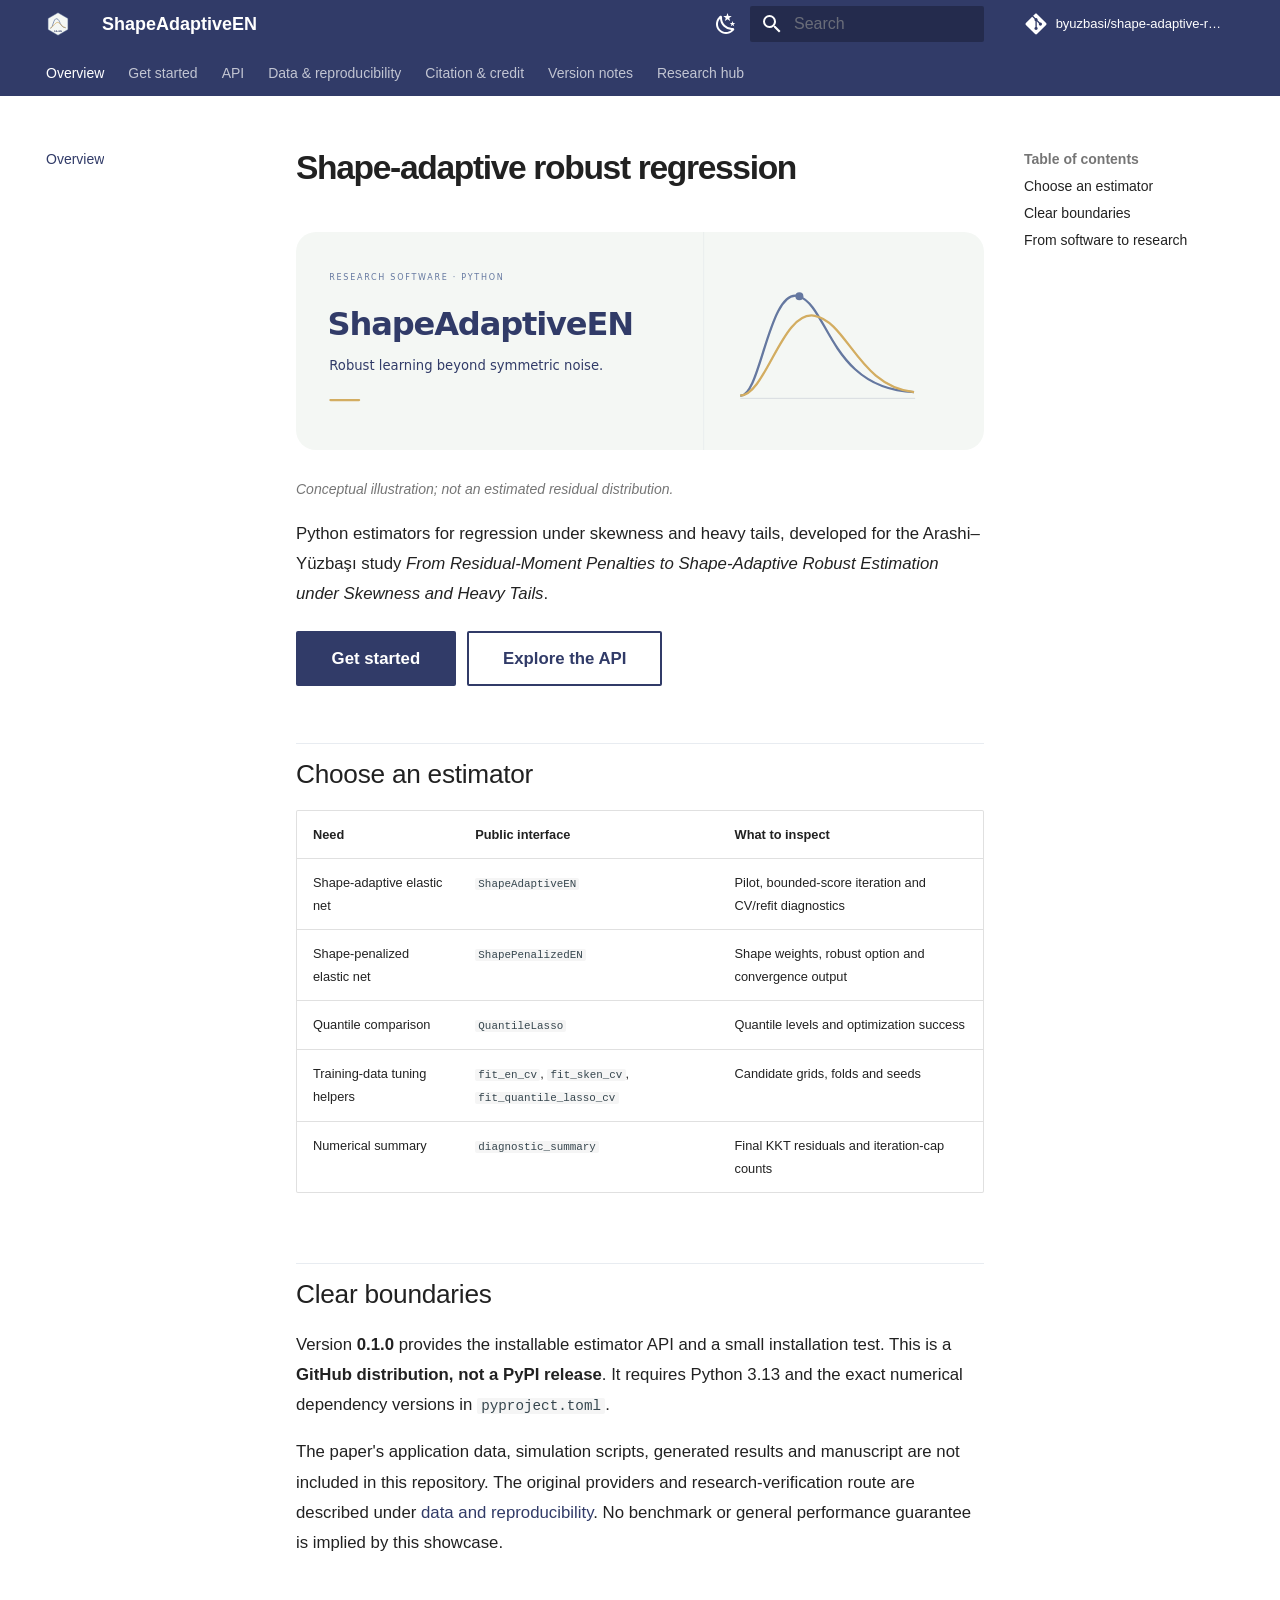
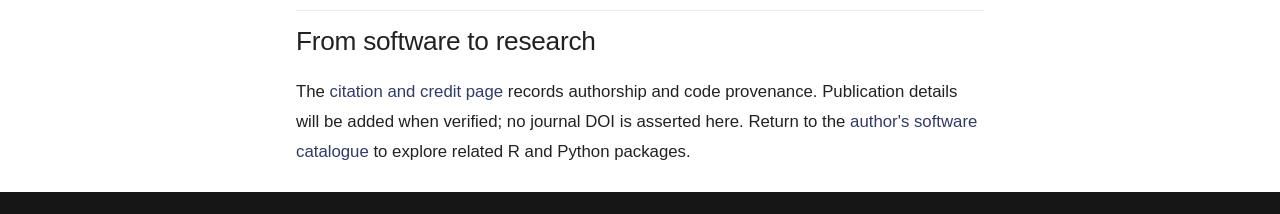
<file: docs/index.html>
<!doctype html>
<html lang="en" class="no-js">
  <head>
    
      <meta charset="utf-8">
      <meta name="viewport" content="width=device-width,initial-scale=1">
      
        <meta name="description" content="Shape-adaptive robust regression — Python software, examples and API.">
      
      
      
        <link rel="canonical" href="https://byuzbasi.github.io/shape-adaptive-robust-regression/">
      
      
      
        <link rel="next" href="getting-started/">
      
      
        
      
      
      <link rel="icon" href="assets/logo.svg">
      <meta name="generator" content="mkdocs-1.6.1, mkdocs-material-9.7.7">
    
    
      
        <title>ShapeAdaptiveEN</title>
      
    
    
      <link rel="stylesheet" href="assets/stylesheets/main.ec1eaa64.min.css">
      
        
        <link rel="stylesheet" href="assets/stylesheets/palette.ab4e12ef.min.css">
      
      


    
    
      
    
    
      
    
    
      <link rel="stylesheet" href="assets/extra.css">
    
    <script>__md_scope=new URL(".",location),__md_hash=e=>[...e].reduce(((e,_)=>(e<<5)-e+_.charCodeAt(0)),0),__md_get=(e,_=localStorage,t=__md_scope)=>JSON.parse(_.getItem(t.pathname+"."+e)),__md_set=(e,_,t=localStorage,a=__md_scope)=>{try{t.setItem(a.pathname+"."+e,JSON.stringify(_))}catch(e){}}</script>
    
      

    
    
  </head>
  
  
    
    
      
    
    
    
    
    <body dir="ltr" data-md-color-scheme="default" data-md-color-primary="custom" data-md-color-accent="custom">
  
    
    <input class="md-toggle" data-md-toggle="drawer" type="checkbox" id="__drawer" autocomplete="off">
    <input class="md-toggle" data-md-toggle="search" type="checkbox" id="__search" autocomplete="off">
    <label class="md-overlay" for="__drawer"></label>
    <div data-md-component="skip">
      
        
        <a href="#shape-adaptive-robust-regression" class="md-skip">
          Skip to content
        </a>
      
    </div>
    <div data-md-component="announce">
      
    </div>
    
    
      

<header class="md-header" data-md-component="header">
  <nav class="md-header__inner md-grid" aria-label="Header">
    <a href="." title="ShapeAdaptiveEN" class="md-header__button md-logo" aria-label="ShapeAdaptiveEN" data-md-component="logo">
      
  <img src="assets/logo.svg" alt="logo">

    </a>
    <label class="md-header__button md-icon" for="__drawer">
      
      <svg xmlns="http://www.w3.org/2000/svg" viewBox="0 0 24 24"><path d="M3 6h18v2H3zm0 5h18v2H3zm0 5h18v2H3z"/></svg>
    </label>
    <div class="md-header__title" data-md-component="header-title">
      <div class="md-header__ellipsis">
        <div class="md-header__topic">
          <span class="md-ellipsis">
            ShapeAdaptiveEN
          </span>
        </div>
        <div class="md-header__topic" data-md-component="header-topic">
          <span class="md-ellipsis">
            
              Overview
            
          </span>
        </div>
      </div>
    </div>
    
      
        <form class="md-header__option" data-md-component="palette">
  
    
    
    
    <input class="md-option" data-md-color-media="" data-md-color-scheme="default" data-md-color-primary="custom" data-md-color-accent="custom"  aria-label="Switch to dark mode"  type="radio" name="__palette" id="__palette_0">
    
      <label class="md-header__button md-icon" title="Switch to dark mode" for="__palette_1" hidden>
        <svg xmlns="http://www.w3.org/2000/svg" viewBox="0 0 24 24"><path d="m17.75 4.09-2.53 1.94.91 3.06-2.63-1.81-2.63 1.81.91-3.06-2.53-1.94L12.44 4l1.06-3 1.06 3zm3.5 6.91-1.64 1.25.59 1.98-1.7-1.17-1.7 1.17.59-1.98L15.75 11l2.06-.05L18.5 9l.69 1.95zm-2.28 4.95c.83-.08 1.72 1.1 1.19 1.85-.32.45-.66.87-1.08 1.27C15.17 23 8.84 23 4.94 19.07c-3.91-3.9-3.91-10.24 0-14.14.4-.4.82-.76 1.27-1.08.75-.53 1.93.36 1.85 1.19-.27 2.86.69 5.83 2.89 8.02a9.96 9.96 0 0 0 8.02 2.89m-1.64 2.02a12.08 12.08 0 0 1-7.8-3.47c-2.17-2.19-3.33-5-3.49-7.82-2.81 3.14-2.7 7.96.31 10.98 3.02 3.01 7.84 3.12 10.98.31"/></svg>
      </label>
    
  
    
    
    
    <input class="md-option" data-md-color-media="" data-md-color-scheme="slate" data-md-color-primary="custom" data-md-color-accent="custom"  aria-label="Switch to light mode"  type="radio" name="__palette" id="__palette_1">
    
      <label class="md-header__button md-icon" title="Switch to light mode" for="__palette_0" hidden>
        <svg xmlns="http://www.w3.org/2000/svg" viewBox="0 0 24 24"><path d="M12 7a5 5 0 0 1 5 5 5 5 0 0 1-5 5 5 5 0 0 1-5-5 5 5 0 0 1 5-5m0 2a3 3 0 0 0-3 3 3 3 0 0 0 3 3 3 3 0 0 0 3-3 3 3 0 0 0-3-3m0-7 2.39 3.42C13.65 5.15 12.84 5 12 5s-1.65.15-2.39.42zM3.34 7l4.16-.35A7.2 7.2 0 0 0 5.94 8.5c-.44.74-.69 1.5-.83 2.29zm.02 10 1.76-3.77a7.131 7.131 0 0 0 2.38 4.14zM20.65 7l-1.77 3.79a7.02 7.02 0 0 0-2.38-4.15zm-.01 10-4.14.36c.59-.51 1.12-1.14 1.54-1.86.42-.73.69-1.5.83-2.29zM12 22l-2.41-3.44c.74.27 1.55.44 2.41.44.82 0 1.63-.17 2.37-.44z"/></svg>
      </label>
    
  
</form>
      
    
    
      <script>var palette=__md_get("__palette");if(palette&&palette.color){if("(prefers-color-scheme)"===palette.color.media){var media=matchMedia("(prefers-color-scheme: light)"),input=document.querySelector(media.matches?"[data-md-color-media='(prefers-color-scheme: light)']":"[data-md-color-media='(prefers-color-scheme: dark)']");palette.color.media=input.getAttribute("data-md-color-media"),palette.color.scheme=input.getAttribute("data-md-color-scheme"),palette.color.primary=input.getAttribute("data-md-color-primary"),palette.color.accent=input.getAttribute("data-md-color-accent")}for(var[key,value]of Object.entries(palette.color))document.body.setAttribute("data-md-color-"+key,value)}</script>
    
    
    
      
      
        <label class="md-header__button md-icon" for="__search">
          
          <svg xmlns="http://www.w3.org/2000/svg" viewBox="0 0 24 24"><path d="M9.5 3A6.5 6.5 0 0 1 16 9.5c0 1.61-.59 3.09-1.56 4.23l.27.27h.79l5 5-1.5 1.5-5-5v-.79l-.27-.27A6.52 6.52 0 0 1 9.5 16 6.5 6.5 0 0 1 3 9.5 6.5 6.5 0 0 1 9.5 3m0 2C7 5 5 7 5 9.5S7 14 9.5 14 14 12 14 9.5 12 5 9.5 5"/></svg>
        </label>
        <div class="md-search" data-md-component="search" role="dialog">
  <label class="md-search__overlay" for="__search"></label>
  <div class="md-search__inner" role="search">
    <form class="md-search__form" name="search">
      <input type="text" class="md-search__input" name="query" aria-label="Search" placeholder="Search" autocapitalize="off" autocorrect="off" autocomplete="off" spellcheck="false" data-md-component="search-query" required>
      <label class="md-search__icon md-icon" for="__search">
        
        <svg xmlns="http://www.w3.org/2000/svg" viewBox="0 0 24 24"><path d="M9.5 3A6.5 6.5 0 0 1 16 9.5c0 1.61-.59 3.09-1.56 4.23l.27.27h.79l5 5-1.5 1.5-5-5v-.79l-.27-.27A6.52 6.52 0 0 1 9.5 16 6.5 6.5 0 0 1 3 9.5 6.5 6.5 0 0 1 9.5 3m0 2C7 5 5 7 5 9.5S7 14 9.5 14 14 12 14 9.5 12 5 9.5 5"/></svg>
        
        <svg xmlns="http://www.w3.org/2000/svg" viewBox="0 0 24 24"><path d="M20 11v2H8l5.5 5.5-1.42 1.42L4.16 12l7.92-7.92L13.5 5.5 8 11z"/></svg>
      </label>
      <nav class="md-search__options" aria-label="Search">
        
        <button type="reset" class="md-search__icon md-icon" title="Clear" aria-label="Clear" tabindex="-1">
          
          <svg xmlns="http://www.w3.org/2000/svg" viewBox="0 0 24 24"><path d="M19 6.41 17.59 5 12 10.59 6.41 5 5 6.41 10.59 12 5 17.59 6.41 19 12 13.41 17.59 19 19 17.59 13.41 12z"/></svg>
        </button>
      </nav>
      
    </form>
    <div class="md-search__output">
      <div class="md-search__scrollwrap" tabindex="0" data-md-scrollfix>
        <div class="md-search-result" data-md-component="search-result">
          <div class="md-search-result__meta">
            Initializing search
          </div>
          <ol class="md-search-result__list" role="presentation"></ol>
        </div>
      </div>
    </div>
  </div>
</div>
      
    
    
      <div class="md-header__source">
        <a href="https://github.com/byuzbasi/shape-adaptive-robust-regression" title="Go to repository" class="md-source" data-md-component="source">
  <div class="md-source__icon md-icon">
    
    <svg xmlns="http://www.w3.org/2000/svg" viewBox="0 0 448 512"><!--! Font Awesome Free 7.1.0 by @fontawesome - https://fontawesome.com License - https://fontawesome.com/license/free (Icons: CC BY 4.0, Fonts: SIL OFL 1.1, Code: MIT License) Copyright 2025 Fonticons, Inc.--><path d="M439.6 236.1 244 40.5c-5.4-5.5-12.8-8.5-20.4-8.5s-15 3-20.4 8.4L162.5 81l51.5 51.5c27.1-9.1 52.7 16.8 43.4 43.7l49.7 49.7c34.2-11.8 61.2 31 35.5 56.7-26.5 26.5-70.2-2.9-56-37.3L240.3 199v121.9c25.3 12.5 22.3 41.8 9.1 55-6.4 6.4-15.2 10.1-24.3 10.1s-17.8-3.6-24.3-10.1c-17.6-17.6-11.1-46.9 11.2-56v-123c-20.8-8.5-24.6-30.7-18.6-45L142.6 101 8.5 235.1C3 240.6 0 247.9 0 255.5s3 15 8.5 20.4l195.6 195.7c5.4 5.4 12.7 8.4 20.4 8.4s15-3 20.4-8.4l194.7-194.7c5.4-5.4 8.4-12.8 8.4-20.4s-3-15-8.4-20.4"/></svg>
  </div>
  <div class="md-source__repository">
    byuzbasi/shape-adaptive-robust-regression
  </div>
</a>
      </div>
    
  </nav>
  
</header>
    
    <div class="md-container" data-md-component="container">
      
      
        
          
            
<nav class="md-tabs" aria-label="Tabs" data-md-component="tabs">
  <div class="md-grid">
    <ul class="md-tabs__list">
      
        
  
  
  
    
  
  
    <li class="md-tabs__item md-tabs__item--active">
      <a href="." class="md-tabs__link">
        
  
  
    
  
  Overview

      </a>
    </li>
  

      
        
  
  
  
  
    <li class="md-tabs__item">
      <a href="getting-started/" class="md-tabs__link">
        
  
  
    
  
  Get started

      </a>
    </li>
  

      
        
  
  
  
  
    <li class="md-tabs__item">
      <a href="reference/" class="md-tabs__link">
        
  
  
    
  
  API

      </a>
    </li>
  

      
        
  
  
  
  
    <li class="md-tabs__item">
      <a href="reproducibility/" class="md-tabs__link">
        
  
  
    
  
  Data & reproducibility

      </a>
    </li>
  

      
        
  
  
  
  
    <li class="md-tabs__item">
      <a href="citation/" class="md-tabs__link">
        
  
  
    
  
  Citation & credit

      </a>
    </li>
  

      
        
  
  
  
  
    <li class="md-tabs__item">
      <a href="changelog/" class="md-tabs__link">
        
  
  
    
  
  Version notes

      </a>
    </li>
  

      
        
  
  
  
  
    <li class="md-tabs__item">
      <a href="https://byuzbasi.github.io/en/software/" class="md-tabs__link">
        
  
  
    
  
  Research hub

      </a>
    </li>
  

      
    </ul>
  </div>
</nav>
          
        
      
      <main class="md-main" data-md-component="main">
        <div class="md-main__inner md-grid">
          
            
              
              <div class="md-sidebar md-sidebar--primary" data-md-component="sidebar" data-md-type="navigation" >
                <div class="md-sidebar__scrollwrap">
                  <div class="md-sidebar__inner">
                    


  


<nav class="md-nav md-nav--primary md-nav--lifted" aria-label="Navigation" data-md-level="0">
  <label class="md-nav__title" for="__drawer">
    <a href="." title="ShapeAdaptiveEN" class="md-nav__button md-logo" aria-label="ShapeAdaptiveEN" data-md-component="logo">
      
  <img src="assets/logo.svg" alt="logo">

    </a>
    ShapeAdaptiveEN
  </label>
  
    <div class="md-nav__source">
      <a href="https://github.com/byuzbasi/shape-adaptive-robust-regression" title="Go to repository" class="md-source" data-md-component="source">
  <div class="md-source__icon md-icon">
    
    <svg xmlns="http://www.w3.org/2000/svg" viewBox="0 0 448 512"><!--! Font Awesome Free 7.1.0 by @fontawesome - https://fontawesome.com License - https://fontawesome.com/license/free (Icons: CC BY 4.0, Fonts: SIL OFL 1.1, Code: MIT License) Copyright 2025 Fonticons, Inc.--><path d="M439.6 236.1 244 40.5c-5.4-5.5-12.8-8.5-20.4-8.5s-15 3-20.4 8.4L162.5 81l51.5 51.5c27.1-9.1 52.7 16.8 43.4 43.7l49.7 49.7c34.2-11.8 61.2 31 35.5 56.7-26.5 26.5-70.2-2.9-56-37.3L240.3 199v121.9c25.3 12.5 22.3 41.8 9.1 55-6.4 6.4-15.2 10.1-24.3 10.1s-17.8-3.6-24.3-10.1c-17.6-17.6-11.1-46.9 11.2-56v-123c-20.8-8.5-24.6-30.7-18.6-45L142.6 101 8.5 235.1C3 240.6 0 247.9 0 255.5s3 15 8.5 20.4l195.6 195.7c5.4 5.4 12.7 8.4 20.4 8.4s15-3 20.4-8.4l194.7-194.7c5.4-5.4 8.4-12.8 8.4-20.4s-3-15-8.4-20.4"/></svg>
  </div>
  <div class="md-source__repository">
    byuzbasi/shape-adaptive-robust-regression
  </div>
</a>
    </div>
  
  <ul class="md-nav__list" data-md-scrollfix>
    
      
      
  
  
    
  
  
  
    <li class="md-nav__item md-nav__item--active">
      
      <input class="md-nav__toggle md-toggle" type="checkbox" id="__toc">
      
      
        
      
      
        <label class="md-nav__link md-nav__link--active" for="__toc">
          
  
  
  <span class="md-ellipsis">
    
  
    Overview
  

    
  </span>
  
  

          <span class="md-nav__icon md-icon"></span>
        </label>
      
      <a href="." class="md-nav__link md-nav__link--active">
        
  
  
  <span class="md-ellipsis">
    
  
    Overview
  

    
  </span>
  
  

      </a>
      
        

<nav class="md-nav md-nav--secondary" aria-label="Table of contents">
  
  
  
    
  
  
    <label class="md-nav__title" for="__toc">
      <span class="md-nav__icon md-icon"></span>
      Table of contents
    </label>
    <ul class="md-nav__list" data-md-component="toc" data-md-scrollfix>
      
        <li class="md-nav__item">
  <a href="#choose-an-estimator" class="md-nav__link">
    <span class="md-ellipsis">
      
        Choose an estimator
      
    </span>
  </a>
  
</li>
      
        <li class="md-nav__item">
  <a href="#clear-boundaries" class="md-nav__link">
    <span class="md-ellipsis">
      
        Clear boundaries
      
    </span>
  </a>
  
</li>
      
        <li class="md-nav__item">
  <a href="#from-software-to-research" class="md-nav__link">
    <span class="md-ellipsis">
      
        From software to research
      
    </span>
  </a>
  
</li>
      
    </ul>
  
</nav>
      
    </li>
  

    
      
      
  
  
  
  
    <li class="md-nav__item">
      <a href="getting-started/" class="md-nav__link">
        
  
  
  <span class="md-ellipsis">
    
  
    Get started
  

    
  </span>
  
  

      </a>
    </li>
  

    
      
      
  
  
  
  
    <li class="md-nav__item">
      <a href="reference/" class="md-nav__link">
        
  
  
  <span class="md-ellipsis">
    
  
    API
  

    
  </span>
  
  

      </a>
    </li>
  

    
      
      
  
  
  
  
    <li class="md-nav__item">
      <a href="reproducibility/" class="md-nav__link">
        
  
  
  <span class="md-ellipsis">
    
  
    Data & reproducibility
  

    
  </span>
  
  

      </a>
    </li>
  

    
      
      
  
  
  
  
    <li class="md-nav__item">
      <a href="citation/" class="md-nav__link">
        
  
  
  <span class="md-ellipsis">
    
  
    Citation & credit
  

    
  </span>
  
  

      </a>
    </li>
  

    
      
      
  
  
  
  
    <li class="md-nav__item">
      <a href="changelog/" class="md-nav__link">
        
  
  
  <span class="md-ellipsis">
    
  
    Version notes
  

    
  </span>
  
  

      </a>
    </li>
  

    
      
      
  
  
  
  
    <li class="md-nav__item">
      <a href="https://byuzbasi.github.io/en/software/" class="md-nav__link">
        
  
  
  <span class="md-ellipsis">
    
  
    Research hub
  

    
  </span>
  
  

      </a>
    </li>
  

    
  </ul>
</nav>
                  </div>
                </div>
              </div>
            
            
              
              <div class="md-sidebar md-sidebar--secondary" data-md-component="sidebar" data-md-type="toc" >
                <div class="md-sidebar__scrollwrap">
                  <div class="md-sidebar__inner">
                    

<nav class="md-nav md-nav--secondary" aria-label="Table of contents">
  
  
  
    
  
  
    <label class="md-nav__title" for="__toc">
      <span class="md-nav__icon md-icon"></span>
      Table of contents
    </label>
    <ul class="md-nav__list" data-md-component="toc" data-md-scrollfix>
      
        <li class="md-nav__item">
  <a href="#choose-an-estimator" class="md-nav__link">
    <span class="md-ellipsis">
      
        Choose an estimator
      
    </span>
  </a>
  
</li>
      
        <li class="md-nav__item">
  <a href="#clear-boundaries" class="md-nav__link">
    <span class="md-ellipsis">
      
        Clear boundaries
      
    </span>
  </a>
  
</li>
      
        <li class="md-nav__item">
  <a href="#from-software-to-research" class="md-nav__link">
    <span class="md-ellipsis">
      
        From software to research
      
    </span>
  </a>
  
</li>
      
    </ul>
  
</nav>
                  </div>
                </div>
              </div>
            
          
          
            <div class="md-content" data-md-component="content">
              
              <article class="md-content__inner md-typeset">
                
                  



<h1 id="shape-adaptive-robust-regression">Shape-adaptive robust regression<a class="headerlink" href="#shape-adaptive-robust-regression" title="Permanent link">&para;</a></h1>
<p><img alt="ShapeAdaptiveEN conceptual residual-shape banner" src="assets/banner.svg" /></p>
<p class="hero-note"><em>Conceptual illustration; not an estimated residual distribution.</em></p>
<p>Python estimators for regression under skewness and heavy tails, developed
for the Arashi–Yüzbaşı study <em>From Residual-Moment Penalties to Shape-Adaptive
Robust Estimation under Skewness and Heavy Tails</em>.</p>
<p><a class="md-button md-button--primary" href="getting-started/">Get started</a>
<a class="md-button" href="reference/">Explore the API</a></p>
<h2 id="choose-an-estimator">Choose an estimator<a class="headerlink" href="#choose-an-estimator" title="Permanent link">&para;</a></h2>
<table>
<thead>
<tr>
<th style="text-align: left;">Need</th>
<th style="text-align: left;">Public interface</th>
<th style="text-align: left;">What to inspect</th>
</tr>
</thead>
<tbody>
<tr>
<td style="text-align: left;">Shape-adaptive elastic net</td>
<td style="text-align: left;"><code>ShapeAdaptiveEN</code></td>
<td style="text-align: left;">Pilot, bounded-score iteration and CV/refit diagnostics</td>
</tr>
<tr>
<td style="text-align: left;">Shape-penalized elastic net</td>
<td style="text-align: left;"><code>ShapePenalizedEN</code></td>
<td style="text-align: left;">Shape weights, robust option and convergence output</td>
</tr>
<tr>
<td style="text-align: left;">Quantile comparison</td>
<td style="text-align: left;"><code>QuantileLasso</code></td>
<td style="text-align: left;">Quantile levels and optimization success</td>
</tr>
<tr>
<td style="text-align: left;">Training-data tuning helpers</td>
<td style="text-align: left;"><code>fit_en_cv</code>, <code>fit_sken_cv</code>, <code>fit_quantile_lasso_cv</code></td>
<td style="text-align: left;">Candidate grids, folds and seeds</td>
</tr>
<tr>
<td style="text-align: left;">Numerical summary</td>
<td style="text-align: left;"><code>diagnostic_summary</code></td>
<td style="text-align: left;">Final KKT residuals and iteration-cap counts</td>
</tr>
</tbody>
</table>
<h2 id="clear-boundaries">Clear boundaries<a class="headerlink" href="#clear-boundaries" title="Permanent link">&para;</a></h2>
<p>Version <strong>0.1.0</strong> provides the installable estimator API and a small installation
test. This is a <strong>GitHub distribution, not a PyPI release</strong>. It requires
Python 3.13 and the exact numerical dependency versions in <code>pyproject.toml</code>.</p>
<p>The paper's application data, simulation scripts, generated results and
manuscript are not included in this repository. The original providers and
research-verification route are described under
<a href="reproducibility/">data and reproducibility</a>. No benchmark or general
performance guarantee is implied by this showcase.</p>
<h2 id="from-software-to-research">From software to research<a class="headerlink" href="#from-software-to-research" title="Permanent link">&para;</a></h2>
<p>The <a href="citation/">citation and credit page</a> records authorship and code provenance.
Publication details will be added when verified; no journal DOI is asserted here.
Return to the <a href="https://byuzbasi.github.io/en/software/">author's software catalogue</a>
to explore related R and Python packages.</p>












                
              </article>
            </div>
          
          
<script>var target=document.getElementById(location.hash.slice(1));target&&target.name&&(target.checked=target.name.startsWith("__tabbed_"))</script>
        </div>
        
          <button type="button" class="md-top md-icon" data-md-component="top" hidden>
  
  <svg xmlns="http://www.w3.org/2000/svg" viewBox="0 0 24 24"><path d="M13 20h-2V8l-5.5 5.5-1.42-1.42L12 4.16l7.92 7.92-1.42 1.42L13 8z"/></svg>
  Back to top
</button>
        
      </main>
      
        <footer class="md-footer">
  
  <div class="md-footer-meta md-typeset">
    <div class="md-footer-meta__inner md-grid">
      <div class="md-copyright">
  
  
</div>
      
    </div>
  </div>
</footer>
      
    </div>
    <div class="md-dialog" data-md-component="dialog">
      <div class="md-dialog__inner md-typeset"></div>
    </div>
    
    
    
      
      
      <script id="__config" type="application/json">{"annotate": null, "base": ".", "features": ["navigation.tabs", "navigation.sections", "navigation.top", "content.code.copy"], "search": "assets/javascripts/workers/search.2c215733.min.js", "tags": null, "translations": {"clipboard.copied": "Copied to clipboard", "clipboard.copy": "Copy to clipboard", "search.result.more.one": "1 more on this page", "search.result.more.other": "# more on this page", "search.result.none": "No matching documents", "search.result.one": "1 matching document", "search.result.other": "# matching documents", "search.result.placeholder": "Type to start searching", "search.result.term.missing": "Missing", "select.version": "Select version"}, "version": null}</script>
    
    
      <script src="assets/javascripts/bundle.d7400e89.min.js"></script>
      
    
  </body>
</html>
</file>
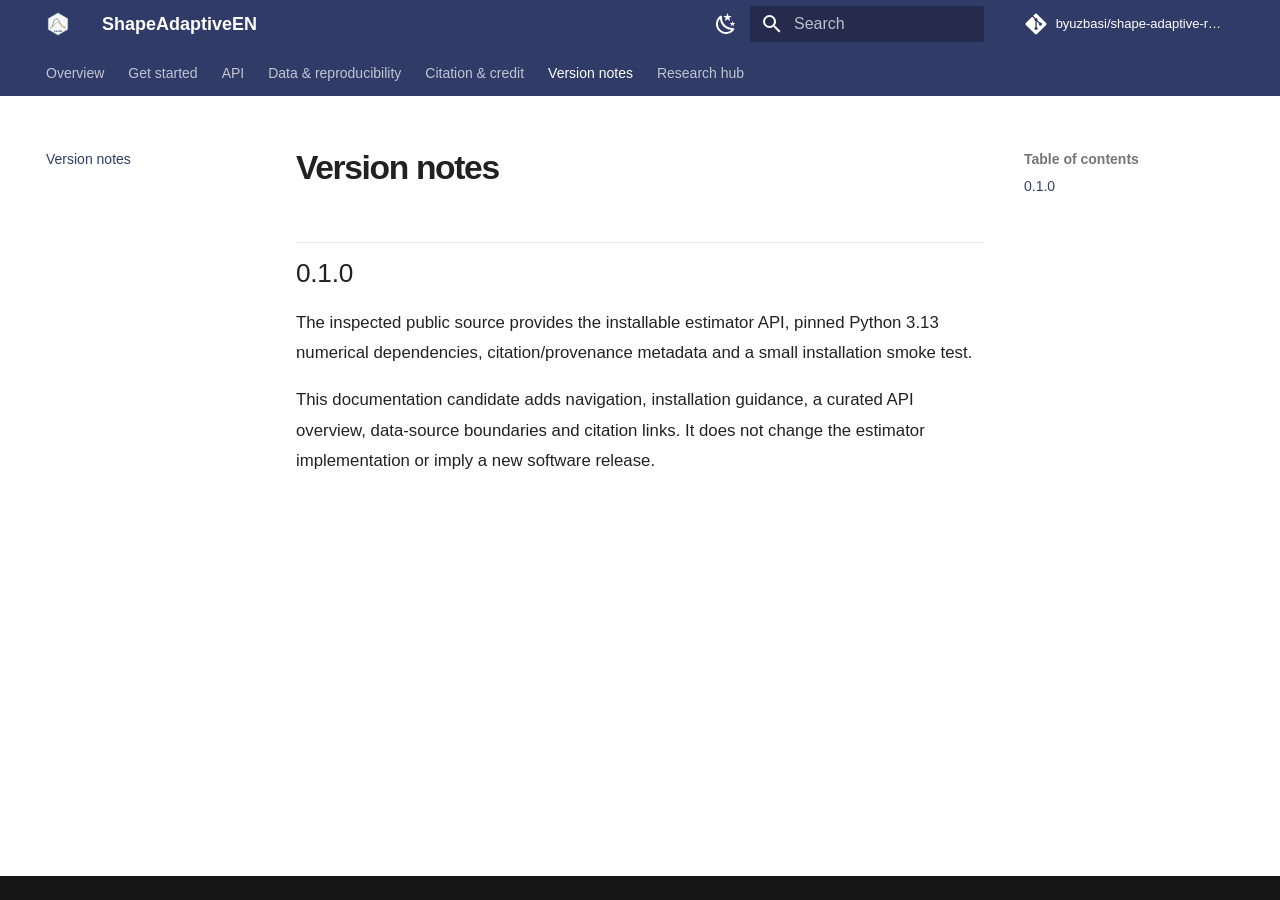
<file: docs/changelog/index.html>
<!doctype html>
<html lang="en" class="no-js">
  <head>
    
      <meta charset="utf-8">
      <meta name="viewport" content="width=device-width,initial-scale=1">
      
        <meta name="description" content="Shape-adaptive robust regression — Python software, examples and API.">
      
      
      
        <link rel="canonical" href="https://byuzbasi.github.io/shape-adaptive-robust-regression/changelog/">
      
      
        <link rel="prev" href="../citation/">
      
      
      
        
      
      
      <link rel="icon" href="../assets/logo.svg">
      <meta name="generator" content="mkdocs-1.6.1, mkdocs-material-9.7.7">
    
    
      
        <title>Version notes - ShapeAdaptiveEN</title>
      
    
    
      <link rel="stylesheet" href="../assets/stylesheets/main.ec1eaa64.min.css">
      
        
        <link rel="stylesheet" href="../assets/stylesheets/palette.ab4e12ef.min.css">
      
      


    
    
      
    
    
      
    
    
      <link rel="stylesheet" href="../assets/extra.css">
    
    <script>__md_scope=new URL("..",location),__md_hash=e=>[...e].reduce(((e,_)=>(e<<5)-e+_.charCodeAt(0)),0),__md_get=(e,_=localStorage,t=__md_scope)=>JSON.parse(_.getItem(t.pathname+"."+e)),__md_set=(e,_,t=localStorage,a=__md_scope)=>{try{t.setItem(a.pathname+"."+e,JSON.stringify(_))}catch(e){}}</script>
    
      

    
    
  </head>
  
  
    
    
      
    
    
    
    
    <body dir="ltr" data-md-color-scheme="default" data-md-color-primary="custom" data-md-color-accent="custom">
  
    
    <input class="md-toggle" data-md-toggle="drawer" type="checkbox" id="__drawer" autocomplete="off">
    <input class="md-toggle" data-md-toggle="search" type="checkbox" id="__search" autocomplete="off">
    <label class="md-overlay" for="__drawer"></label>
    <div data-md-component="skip">
      
        
        <a href="#version-notes" class="md-skip">
          Skip to content
        </a>
      
    </div>
    <div data-md-component="announce">
      
    </div>
    
    
      

<header class="md-header" data-md-component="header">
  <nav class="md-header__inner md-grid" aria-label="Header">
    <a href=".." title="ShapeAdaptiveEN" class="md-header__button md-logo" aria-label="ShapeAdaptiveEN" data-md-component="logo">
      
  <img src="../assets/logo.svg" alt="logo">

    </a>
    <label class="md-header__button md-icon" for="__drawer">
      
      <svg xmlns="http://www.w3.org/2000/svg" viewBox="0 0 24 24"><path d="M3 6h18v2H3zm0 5h18v2H3zm0 5h18v2H3z"/></svg>
    </label>
    <div class="md-header__title" data-md-component="header-title">
      <div class="md-header__ellipsis">
        <div class="md-header__topic">
          <span class="md-ellipsis">
            ShapeAdaptiveEN
          </span>
        </div>
        <div class="md-header__topic" data-md-component="header-topic">
          <span class="md-ellipsis">
            
              Version notes
            
          </span>
        </div>
      </div>
    </div>
    
      
        <form class="md-header__option" data-md-component="palette">
  
    
    
    
    <input class="md-option" data-md-color-media="" data-md-color-scheme="default" data-md-color-primary="custom" data-md-color-accent="custom"  aria-label="Switch to dark mode"  type="radio" name="__palette" id="__palette_0">
    
      <label class="md-header__button md-icon" title="Switch to dark mode" for="__palette_1" hidden>
        <svg xmlns="http://www.w3.org/2000/svg" viewBox="0 0 24 24"><path d="m17.75 4.09-2.53 1.94.91 3.06-2.63-1.81-2.63 1.81.91-3.06-2.53-1.94L12.44 4l1.06-3 1.06 3zm3.5 6.91-1.64 1.25.59 1.98-1.7-1.17-1.7 1.17.59-1.98L15.75 11l2.06-.05L18.5 9l.69 1.95zm-2.28 4.95c.83-.08 1.72 1.1 1.19 1.85-.32.45-.66.87-1.08 1.27C15.17 23 8.84 23 4.94 19.07c-3.91-3.9-3.91-10.24 0-14.14.4-.4.82-.76 1.27-1.08.75-.53 1.93.36 1.85 1.19-.27 2.86.69 5.83 2.89 8.02a9.96 9.96 0 0 0 8.02 2.89m-1.64 2.02a12.08 12.08 0 0 1-7.8-3.47c-2.17-2.19-3.33-5-3.49-7.82-2.81 3.14-2.7 7.96.31 10.98 3.02 3.01 7.84 3.12 10.98.31"/></svg>
      </label>
    
  
    
    
    
    <input class="md-option" data-md-color-media="" data-md-color-scheme="slate" data-md-color-primary="custom" data-md-color-accent="custom"  aria-label="Switch to light mode"  type="radio" name="__palette" id="__palette_1">
    
      <label class="md-header__button md-icon" title="Switch to light mode" for="__palette_0" hidden>
        <svg xmlns="http://www.w3.org/2000/svg" viewBox="0 0 24 24"><path d="M12 7a5 5 0 0 1 5 5 5 5 0 0 1-5 5 5 5 0 0 1-5-5 5 5 0 0 1 5-5m0 2a3 3 0 0 0-3 3 3 3 0 0 0 3 3 3 3 0 0 0 3-3 3 3 0 0 0-3-3m0-7 2.39 3.42C13.65 5.15 12.84 5 12 5s-1.65.15-2.39.42zM3.34 7l4.16-.35A7.2 7.2 0 0 0 5.94 8.5c-.44.74-.69 1.5-.83 2.29zm.02 10 1.76-3.77a7.131 7.131 0 0 0 2.38 4.14zM20.65 7l-1.77 3.79a7.02 7.02 0 0 0-2.38-4.15zm-.01 10-4.14.36c.59-.51 1.12-1.14 1.54-1.86.42-.73.69-1.5.83-2.29zM12 22l-2.41-3.44c.74.27 1.55.44 2.41.44.82 0 1.63-.17 2.37-.44z"/></svg>
      </label>
    
  
</form>
      
    
    
      <script>var palette=__md_get("__palette");if(palette&&palette.color){if("(prefers-color-scheme)"===palette.color.media){var media=matchMedia("(prefers-color-scheme: light)"),input=document.querySelector(media.matches?"[data-md-color-media='(prefers-color-scheme: light)']":"[data-md-color-media='(prefers-color-scheme: dark)']");palette.color.media=input.getAttribute("data-md-color-media"),palette.color.scheme=input.getAttribute("data-md-color-scheme"),palette.color.primary=input.getAttribute("data-md-color-primary"),palette.color.accent=input.getAttribute("data-md-color-accent")}for(var[key,value]of Object.entries(palette.color))document.body.setAttribute("data-md-color-"+key,value)}</script>
    
    
    
      
      
        <label class="md-header__button md-icon" for="__search">
          
          <svg xmlns="http://www.w3.org/2000/svg" viewBox="0 0 24 24"><path d="M9.5 3A6.5 6.5 0 0 1 16 9.5c0 1.61-.59 3.09-1.56 4.23l.27.27h.79l5 5-1.5 1.5-5-5v-.79l-.27-.27A6.52 6.52 0 0 1 9.5 16 6.5 6.5 0 0 1 3 9.5 6.5 6.5 0 0 1 9.5 3m0 2C7 5 5 7 5 9.5S7 14 9.5 14 14 12 14 9.5 12 5 9.5 5"/></svg>
        </label>
        <div class="md-search" data-md-component="search" role="dialog">
  <label class="md-search__overlay" for="__search"></label>
  <div class="md-search__inner" role="search">
    <form class="md-search__form" name="search">
      <input type="text" class="md-search__input" name="query" aria-label="Search" placeholder="Search" autocapitalize="off" autocorrect="off" autocomplete="off" spellcheck="false" data-md-component="search-query" required>
      <label class="md-search__icon md-icon" for="__search">
        
        <svg xmlns="http://www.w3.org/2000/svg" viewBox="0 0 24 24"><path d="M9.5 3A6.5 6.5 0 0 1 16 9.5c0 1.61-.59 3.09-1.56 4.23l.27.27h.79l5 5-1.5 1.5-5-5v-.79l-.27-.27A6.52 6.52 0 0 1 9.5 16 6.5 6.5 0 0 1 3 9.5 6.5 6.5 0 0 1 9.5 3m0 2C7 5 5 7 5 9.5S7 14 9.5 14 14 12 14 9.5 12 5 9.5 5"/></svg>
        
        <svg xmlns="http://www.w3.org/2000/svg" viewBox="0 0 24 24"><path d="M20 11v2H8l5.5 5.5-1.42 1.42L4.16 12l7.92-7.92L13.5 5.5 8 11z"/></svg>
      </label>
      <nav class="md-search__options" aria-label="Search">
        
        <button type="reset" class="md-search__icon md-icon" title="Clear" aria-label="Clear" tabindex="-1">
          
          <svg xmlns="http://www.w3.org/2000/svg" viewBox="0 0 24 24"><path d="M19 6.41 17.59 5 12 10.59 6.41 5 5 6.41 10.59 12 5 17.59 6.41 19 12 13.41 17.59 19 19 17.59 13.41 12z"/></svg>
        </button>
      </nav>
      
    </form>
    <div class="md-search__output">
      <div class="md-search__scrollwrap" tabindex="0" data-md-scrollfix>
        <div class="md-search-result" data-md-component="search-result">
          <div class="md-search-result__meta">
            Initializing search
          </div>
          <ol class="md-search-result__list" role="presentation"></ol>
        </div>
      </div>
    </div>
  </div>
</div>
      
    
    
      <div class="md-header__source">
        <a href="https://github.com/byuzbasi/shape-adaptive-robust-regression" title="Go to repository" class="md-source" data-md-component="source">
  <div class="md-source__icon md-icon">
    
    <svg xmlns="http://www.w3.org/2000/svg" viewBox="0 0 448 512"><!--! Font Awesome Free 7.1.0 by @fontawesome - https://fontawesome.com License - https://fontawesome.com/license/free (Icons: CC BY 4.0, Fonts: SIL OFL 1.1, Code: MIT License) Copyright 2025 Fonticons, Inc.--><path d="M439.6 236.1 244 40.5c-5.4-5.5-12.8-8.5-20.4-8.5s-15 3-20.4 8.4L162.5 81l51.5 51.5c27.1-9.1 52.7 16.8 43.4 43.7l49.7 49.7c34.2-11.8 61.2 31 35.5 56.7-26.5 26.5-70.2-2.9-56-37.3L240.3 199v121.9c25.3 12.5 22.3 41.8 9.1 55-6.4 6.4-15.2 10.1-24.3 10.1s-17.8-3.6-24.3-10.1c-17.6-17.6-11.1-46.9 11.2-56v-123c-20.8-8.5-24.6-30.7-18.6-45L142.6 101 8.5 235.1C3 240.6 0 247.9 0 255.5s3 15 8.5 20.4l195.6 195.7c5.4 5.4 12.7 8.4 20.4 8.4s15-3 20.4-8.4l194.7-194.7c5.4-5.4 8.4-12.8 8.4-20.4s-3-15-8.4-20.4"/></svg>
  </div>
  <div class="md-source__repository">
    byuzbasi/shape-adaptive-robust-regression
  </div>
</a>
      </div>
    
  </nav>
  
</header>
    
    <div class="md-container" data-md-component="container">
      
      
        
          
            
<nav class="md-tabs" aria-label="Tabs" data-md-component="tabs">
  <div class="md-grid">
    <ul class="md-tabs__list">
      
        
  
  
  
  
    <li class="md-tabs__item">
      <a href=".." class="md-tabs__link">
        
  
  
    
  
  Overview

      </a>
    </li>
  

      
        
  
  
  
  
    <li class="md-tabs__item">
      <a href="../getting-started/" class="md-tabs__link">
        
  
  
    
  
  Get started

      </a>
    </li>
  

      
        
  
  
  
  
    <li class="md-tabs__item">
      <a href="../reference/" class="md-tabs__link">
        
  
  
    
  
  API

      </a>
    </li>
  

      
        
  
  
  
  
    <li class="md-tabs__item">
      <a href="../reproducibility/" class="md-tabs__link">
        
  
  
    
  
  Data & reproducibility

      </a>
    </li>
  

      
        
  
  
  
  
    <li class="md-tabs__item">
      <a href="../citation/" class="md-tabs__link">
        
  
  
    
  
  Citation & credit

      </a>
    </li>
  

      
        
  
  
  
    
  
  
    <li class="md-tabs__item md-tabs__item--active">
      <a href="./" class="md-tabs__link">
        
  
  
    
  
  Version notes

      </a>
    </li>
  

      
        
  
  
  
  
    <li class="md-tabs__item">
      <a href="https://byuzbasi.github.io/en/software/" class="md-tabs__link">
        
  
  
    
  
  Research hub

      </a>
    </li>
  

      
    </ul>
  </div>
</nav>
          
        
      
      <main class="md-main" data-md-component="main">
        <div class="md-main__inner md-grid">
          
            
              
              <div class="md-sidebar md-sidebar--primary" data-md-component="sidebar" data-md-type="navigation" >
                <div class="md-sidebar__scrollwrap">
                  <div class="md-sidebar__inner">
                    


  


<nav class="md-nav md-nav--primary md-nav--lifted" aria-label="Navigation" data-md-level="0">
  <label class="md-nav__title" for="__drawer">
    <a href=".." title="ShapeAdaptiveEN" class="md-nav__button md-logo" aria-label="ShapeAdaptiveEN" data-md-component="logo">
      
  <img src="../assets/logo.svg" alt="logo">

    </a>
    ShapeAdaptiveEN
  </label>
  
    <div class="md-nav__source">
      <a href="https://github.com/byuzbasi/shape-adaptive-robust-regression" title="Go to repository" class="md-source" data-md-component="source">
  <div class="md-source__icon md-icon">
    
    <svg xmlns="http://www.w3.org/2000/svg" viewBox="0 0 448 512"><!--! Font Awesome Free 7.1.0 by @fontawesome - https://fontawesome.com License - https://fontawesome.com/license/free (Icons: CC BY 4.0, Fonts: SIL OFL 1.1, Code: MIT License) Copyright 2025 Fonticons, Inc.--><path d="M439.6 236.1 244 40.5c-5.4-5.5-12.8-8.5-20.4-8.5s-15 3-20.4 8.4L162.5 81l51.5 51.5c27.1-9.1 52.7 16.8 43.4 43.7l49.7 49.7c34.2-11.8 61.2 31 35.5 56.7-26.5 26.5-70.2-2.9-56-37.3L240.3 199v121.9c25.3 12.5 22.3 41.8 9.1 55-6.4 6.4-15.2 10.1-24.3 10.1s-17.8-3.6-24.3-10.1c-17.6-17.6-11.1-46.9 11.2-56v-123c-20.8-8.5-24.6-30.7-18.6-45L142.6 101 8.5 235.1C3 240.6 0 247.9 0 255.5s3 15 8.5 20.4l195.6 195.7c5.4 5.4 12.7 8.4 20.4 8.4s15-3 20.4-8.4l194.7-194.7c5.4-5.4 8.4-12.8 8.4-20.4s-3-15-8.4-20.4"/></svg>
  </div>
  <div class="md-source__repository">
    byuzbasi/shape-adaptive-robust-regression
  </div>
</a>
    </div>
  
  <ul class="md-nav__list" data-md-scrollfix>
    
      
      
  
  
  
  
    <li class="md-nav__item">
      <a href=".." class="md-nav__link">
        
  
  
  <span class="md-ellipsis">
    
  
    Overview
  

    
  </span>
  
  

      </a>
    </li>
  

    
      
      
  
  
  
  
    <li class="md-nav__item">
      <a href="../getting-started/" class="md-nav__link">
        
  
  
  <span class="md-ellipsis">
    
  
    Get started
  

    
  </span>
  
  

      </a>
    </li>
  

    
      
      
  
  
  
  
    <li class="md-nav__item">
      <a href="../reference/" class="md-nav__link">
        
  
  
  <span class="md-ellipsis">
    
  
    API
  

    
  </span>
  
  

      </a>
    </li>
  

    
      
      
  
  
  
  
    <li class="md-nav__item">
      <a href="../reproducibility/" class="md-nav__link">
        
  
  
  <span class="md-ellipsis">
    
  
    Data & reproducibility
  

    
  </span>
  
  

      </a>
    </li>
  

    
      
      
  
  
  
  
    <li class="md-nav__item">
      <a href="../citation/" class="md-nav__link">
        
  
  
  <span class="md-ellipsis">
    
  
    Citation & credit
  

    
  </span>
  
  

      </a>
    </li>
  

    
      
      
  
  
    
  
  
  
    <li class="md-nav__item md-nav__item--active">
      
      <input class="md-nav__toggle md-toggle" type="checkbox" id="__toc">
      
      
        
      
      
        <label class="md-nav__link md-nav__link--active" for="__toc">
          
  
  
  <span class="md-ellipsis">
    
  
    Version notes
  

    
  </span>
  
  

          <span class="md-nav__icon md-icon"></span>
        </label>
      
      <a href="./" class="md-nav__link md-nav__link--active">
        
  
  
  <span class="md-ellipsis">
    
  
    Version notes
  

    
  </span>
  
  

      </a>
      
        

<nav class="md-nav md-nav--secondary" aria-label="Table of contents">
  
  
  
    
  
  
    <label class="md-nav__title" for="__toc">
      <span class="md-nav__icon md-icon"></span>
      Table of contents
    </label>
    <ul class="md-nav__list" data-md-component="toc" data-md-scrollfix>
      
        <li class="md-nav__item">
  <a href="#010" class="md-nav__link">
    <span class="md-ellipsis">
      
        0.1.0
      
    </span>
  </a>
  
</li>
      
    </ul>
  
</nav>
      
    </li>
  

    
      
      
  
  
  
  
    <li class="md-nav__item">
      <a href="https://byuzbasi.github.io/en/software/" class="md-nav__link">
        
  
  
  <span class="md-ellipsis">
    
  
    Research hub
  

    
  </span>
  
  

      </a>
    </li>
  

    
  </ul>
</nav>
                  </div>
                </div>
              </div>
            
            
              
              <div class="md-sidebar md-sidebar--secondary" data-md-component="sidebar" data-md-type="toc" >
                <div class="md-sidebar__scrollwrap">
                  <div class="md-sidebar__inner">
                    

<nav class="md-nav md-nav--secondary" aria-label="Table of contents">
  
  
  
    
  
  
    <label class="md-nav__title" for="__toc">
      <span class="md-nav__icon md-icon"></span>
      Table of contents
    </label>
    <ul class="md-nav__list" data-md-component="toc" data-md-scrollfix>
      
        <li class="md-nav__item">
  <a href="#010" class="md-nav__link">
    <span class="md-ellipsis">
      
        0.1.0
      
    </span>
  </a>
  
</li>
      
    </ul>
  
</nav>
                  </div>
                </div>
              </div>
            
          
          
            <div class="md-content" data-md-component="content">
              
              <article class="md-content__inner md-typeset">
                
                  



<h1 id="version-notes">Version notes<a class="headerlink" href="#version-notes" title="Permanent link">&para;</a></h1>
<h2 id="010">0.1.0<a class="headerlink" href="#010" title="Permanent link">&para;</a></h2>
<p>The inspected public source provides the installable estimator API,
pinned Python 3.13 numerical dependencies, citation/provenance metadata
and a small installation smoke test.</p>
<p>This documentation candidate adds navigation, installation guidance,
a curated API overview, data-source boundaries and citation links.
It does not change the estimator implementation or imply a new software release.</p>












                
              </article>
            </div>
          
          
<script>var target=document.getElementById(location.hash.slice(1));target&&target.name&&(target.checked=target.name.startsWith("__tabbed_"))</script>
        </div>
        
          <button type="button" class="md-top md-icon" data-md-component="top" hidden>
  
  <svg xmlns="http://www.w3.org/2000/svg" viewBox="0 0 24 24"><path d="M13 20h-2V8l-5.5 5.5-1.42-1.42L12 4.16l7.92 7.92-1.42 1.42L13 8z"/></svg>
  Back to top
</button>
        
      </main>
      
        <footer class="md-footer">
  
  <div class="md-footer-meta md-typeset">
    <div class="md-footer-meta__inner md-grid">
      <div class="md-copyright">
  
  
</div>
      
    </div>
  </div>
</footer>
      
    </div>
    <div class="md-dialog" data-md-component="dialog">
      <div class="md-dialog__inner md-typeset"></div>
    </div>
    
    
    
      
      
      <script id="__config" type="application/json">{"annotate": null, "base": "..", "features": ["navigation.tabs", "navigation.sections", "navigation.top", "content.code.copy"], "search": "../assets/javascripts/workers/search.2c215733.min.js", "tags": null, "translations": {"clipboard.copied": "Copied to clipboard", "clipboard.copy": "Copy to clipboard", "search.result.more.one": "1 more on this page", "search.result.more.other": "# more on this page", "search.result.none": "No matching documents", "search.result.one": "1 matching document", "search.result.other": "# matching documents", "search.result.placeholder": "Type to start searching", "search.result.term.missing": "Missing", "select.version": "Select version"}, "version": null}</script>
    
    
      <script src="../assets/javascripts/bundle.d7400e89.min.js"></script>
      
    
  </body>
</html>
</file>
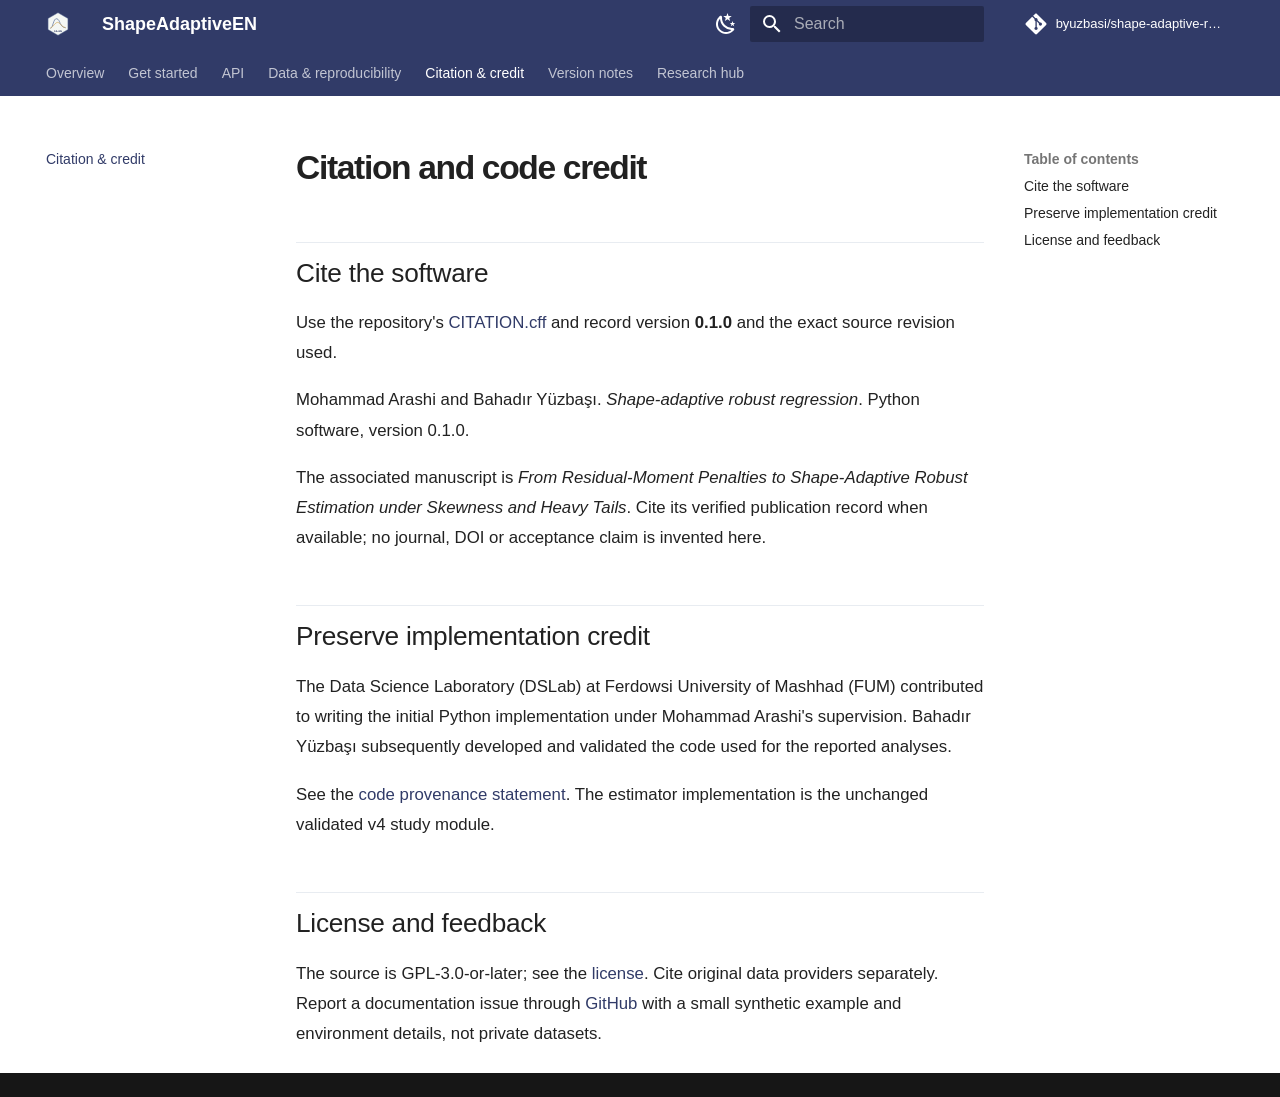
<file: docs/citation/index.html>
<!doctype html>
<html lang="en" class="no-js">
  <head>
    
      <meta charset="utf-8">
      <meta name="viewport" content="width=device-width,initial-scale=1">
      
        <meta name="description" content="Shape-adaptive robust regression — Python software, examples and API.">
      
      
      
        <link rel="canonical" href="https://byuzbasi.github.io/shape-adaptive-robust-regression/citation/">
      
      
        <link rel="prev" href="../reproducibility/">
      
      
        <link rel="next" href="../changelog/">
      
      
        
      
      
      <link rel="icon" href="../assets/logo.svg">
      <meta name="generator" content="mkdocs-1.6.1, mkdocs-material-9.7.7">
    
    
      
        <title>Citation & credit - ShapeAdaptiveEN</title>
      
    
    
      <link rel="stylesheet" href="../assets/stylesheets/main.ec1eaa64.min.css">
      
        
        <link rel="stylesheet" href="../assets/stylesheets/palette.ab4e12ef.min.css">
      
      


    
    
      
    
    
      
    
    
      <link rel="stylesheet" href="../assets/extra.css">
    
    <script>__md_scope=new URL("..",location),__md_hash=e=>[...e].reduce(((e,_)=>(e<<5)-e+_.charCodeAt(0)),0),__md_get=(e,_=localStorage,t=__md_scope)=>JSON.parse(_.getItem(t.pathname+"."+e)),__md_set=(e,_,t=localStorage,a=__md_scope)=>{try{t.setItem(a.pathname+"."+e,JSON.stringify(_))}catch(e){}}</script>
    
      

    
    
  </head>
  
  
    
    
      
    
    
    
    
    <body dir="ltr" data-md-color-scheme="default" data-md-color-primary="custom" data-md-color-accent="custom">
  
    
    <input class="md-toggle" data-md-toggle="drawer" type="checkbox" id="__drawer" autocomplete="off">
    <input class="md-toggle" data-md-toggle="search" type="checkbox" id="__search" autocomplete="off">
    <label class="md-overlay" for="__drawer"></label>
    <div data-md-component="skip">
      
        
        <a href="#citation-and-code-credit" class="md-skip">
          Skip to content
        </a>
      
    </div>
    <div data-md-component="announce">
      
    </div>
    
    
      

<header class="md-header" data-md-component="header">
  <nav class="md-header__inner md-grid" aria-label="Header">
    <a href=".." title="ShapeAdaptiveEN" class="md-header__button md-logo" aria-label="ShapeAdaptiveEN" data-md-component="logo">
      
  <img src="../assets/logo.svg" alt="logo">

    </a>
    <label class="md-header__button md-icon" for="__drawer">
      
      <svg xmlns="http://www.w3.org/2000/svg" viewBox="0 0 24 24"><path d="M3 6h18v2H3zm0 5h18v2H3zm0 5h18v2H3z"/></svg>
    </label>
    <div class="md-header__title" data-md-component="header-title">
      <div class="md-header__ellipsis">
        <div class="md-header__topic">
          <span class="md-ellipsis">
            ShapeAdaptiveEN
          </span>
        </div>
        <div class="md-header__topic" data-md-component="header-topic">
          <span class="md-ellipsis">
            
              Citation & credit
            
          </span>
        </div>
      </div>
    </div>
    
      
        <form class="md-header__option" data-md-component="palette">
  
    
    
    
    <input class="md-option" data-md-color-media="" data-md-color-scheme="default" data-md-color-primary="custom" data-md-color-accent="custom"  aria-label="Switch to dark mode"  type="radio" name="__palette" id="__palette_0">
    
      <label class="md-header__button md-icon" title="Switch to dark mode" for="__palette_1" hidden>
        <svg xmlns="http://www.w3.org/2000/svg" viewBox="0 0 24 24"><path d="m17.75 4.09-2.53 1.94.91 3.06-2.63-1.81-2.63 1.81.91-3.06-2.53-1.94L12.44 4l1.06-3 1.06 3zm3.5 6.91-1.64 1.25.59 1.98-1.7-1.17-1.7 1.17.59-1.98L15.75 11l2.06-.05L18.5 9l.69 1.95zm-2.28 4.95c.83-.08 1.72 1.1 1.19 1.85-.32.45-.66.87-1.08 1.27C15.17 23 8.84 23 4.94 19.07c-3.91-3.9-3.91-10.24 0-14.14.4-.4.82-.76 1.27-1.08.75-.53 1.93.36 1.85 1.19-.27 2.86.69 5.83 2.89 8.02a9.96 9.96 0 0 0 8.02 2.89m-1.64 2.02a12.08 12.08 0 0 1-7.8-3.47c-2.17-2.19-3.33-5-3.49-7.82-2.81 3.14-2.7 7.96.31 10.98 3.02 3.01 7.84 3.12 10.98.31"/></svg>
      </label>
    
  
    
    
    
    <input class="md-option" data-md-color-media="" data-md-color-scheme="slate" data-md-color-primary="custom" data-md-color-accent="custom"  aria-label="Switch to light mode"  type="radio" name="__palette" id="__palette_1">
    
      <label class="md-header__button md-icon" title="Switch to light mode" for="__palette_0" hidden>
        <svg xmlns="http://www.w3.org/2000/svg" viewBox="0 0 24 24"><path d="M12 7a5 5 0 0 1 5 5 5 5 0 0 1-5 5 5 5 0 0 1-5-5 5 5 0 0 1 5-5m0 2a3 3 0 0 0-3 3 3 3 0 0 0 3 3 3 3 0 0 0 3-3 3 3 0 0 0-3-3m0-7 2.39 3.42C13.65 5.15 12.84 5 12 5s-1.65.15-2.39.42zM3.34 7l4.16-.35A7.2 7.2 0 0 0 5.94 8.5c-.44.74-.69 1.5-.83 2.29zm.02 10 1.76-3.77a7.131 7.131 0 0 0 2.38 4.14zM20.65 7l-1.77 3.79a7.02 7.02 0 0 0-2.38-4.15zm-.01 10-4.14.36c.59-.51 1.12-1.14 1.54-1.86.42-.73.69-1.5.83-2.29zM12 22l-2.41-3.44c.74.27 1.55.44 2.41.44.82 0 1.63-.17 2.37-.44z"/></svg>
      </label>
    
  
</form>
      
    
    
      <script>var palette=__md_get("__palette");if(palette&&palette.color){if("(prefers-color-scheme)"===palette.color.media){var media=matchMedia("(prefers-color-scheme: light)"),input=document.querySelector(media.matches?"[data-md-color-media='(prefers-color-scheme: light)']":"[data-md-color-media='(prefers-color-scheme: dark)']");palette.color.media=input.getAttribute("data-md-color-media"),palette.color.scheme=input.getAttribute("data-md-color-scheme"),palette.color.primary=input.getAttribute("data-md-color-primary"),palette.color.accent=input.getAttribute("data-md-color-accent")}for(var[key,value]of Object.entries(palette.color))document.body.setAttribute("data-md-color-"+key,value)}</script>
    
    
    
      
      
        <label class="md-header__button md-icon" for="__search">
          
          <svg xmlns="http://www.w3.org/2000/svg" viewBox="0 0 24 24"><path d="M9.5 3A6.5 6.5 0 0 1 16 9.5c0 1.61-.59 3.09-1.56 4.23l.27.27h.79l5 5-1.5 1.5-5-5v-.79l-.27-.27A6.52 6.52 0 0 1 9.5 16 6.5 6.5 0 0 1 3 9.5 6.5 6.5 0 0 1 9.5 3m0 2C7 5 5 7 5 9.5S7 14 9.5 14 14 12 14 9.5 12 5 9.5 5"/></svg>
        </label>
        <div class="md-search" data-md-component="search" role="dialog">
  <label class="md-search__overlay" for="__search"></label>
  <div class="md-search__inner" role="search">
    <form class="md-search__form" name="search">
      <input type="text" class="md-search__input" name="query" aria-label="Search" placeholder="Search" autocapitalize="off" autocorrect="off" autocomplete="off" spellcheck="false" data-md-component="search-query" required>
      <label class="md-search__icon md-icon" for="__search">
        
        <svg xmlns="http://www.w3.org/2000/svg" viewBox="0 0 24 24"><path d="M9.5 3A6.5 6.5 0 0 1 16 9.5c0 1.61-.59 3.09-1.56 4.23l.27.27h.79l5 5-1.5 1.5-5-5v-.79l-.27-.27A6.52 6.52 0 0 1 9.5 16 6.5 6.5 0 0 1 3 9.5 6.5 6.5 0 0 1 9.5 3m0 2C7 5 5 7 5 9.5S7 14 9.5 14 14 12 14 9.5 12 5 9.5 5"/></svg>
        
        <svg xmlns="http://www.w3.org/2000/svg" viewBox="0 0 24 24"><path d="M20 11v2H8l5.5 5.5-1.42 1.42L4.16 12l7.92-7.92L13.5 5.5 8 11z"/></svg>
      </label>
      <nav class="md-search__options" aria-label="Search">
        
        <button type="reset" class="md-search__icon md-icon" title="Clear" aria-label="Clear" tabindex="-1">
          
          <svg xmlns="http://www.w3.org/2000/svg" viewBox="0 0 24 24"><path d="M19 6.41 17.59 5 12 10.59 6.41 5 5 6.41 10.59 12 5 17.59 6.41 19 12 13.41 17.59 19 19 17.59 13.41 12z"/></svg>
        </button>
      </nav>
      
    </form>
    <div class="md-search__output">
      <div class="md-search__scrollwrap" tabindex="0" data-md-scrollfix>
        <div class="md-search-result" data-md-component="search-result">
          <div class="md-search-result__meta">
            Initializing search
          </div>
          <ol class="md-search-result__list" role="presentation"></ol>
        </div>
      </div>
    </div>
  </div>
</div>
      
    
    
      <div class="md-header__source">
        <a href="https://github.com/byuzbasi/shape-adaptive-robust-regression" title="Go to repository" class="md-source" data-md-component="source">
  <div class="md-source__icon md-icon">
    
    <svg xmlns="http://www.w3.org/2000/svg" viewBox="0 0 448 512"><!--! Font Awesome Free 7.1.0 by @fontawesome - https://fontawesome.com License - https://fontawesome.com/license/free (Icons: CC BY 4.0, Fonts: SIL OFL 1.1, Code: MIT License) Copyright 2025 Fonticons, Inc.--><path d="M439.6 236.1 244 40.5c-5.4-5.5-12.8-8.5-20.4-8.5s-15 3-20.4 8.4L162.5 81l51.5 51.5c27.1-9.1 52.7 16.8 43.4 43.7l49.7 49.7c34.2-11.8 61.2 31 35.5 56.7-26.5 26.5-70.2-2.9-56-37.3L240.3 199v121.9c25.3 12.5 22.3 41.8 9.1 55-6.4 6.4-15.2 10.1-24.3 10.1s-17.8-3.6-24.3-10.1c-17.6-17.6-11.1-46.9 11.2-56v-123c-20.8-8.5-24.6-30.7-18.6-45L142.6 101 8.5 235.1C3 240.6 0 247.9 0 255.5s3 15 8.5 20.4l195.6 195.7c5.4 5.4 12.7 8.4 20.4 8.4s15-3 20.4-8.4l194.7-194.7c5.4-5.4 8.4-12.8 8.4-20.4s-3-15-8.4-20.4"/></svg>
  </div>
  <div class="md-source__repository">
    byuzbasi/shape-adaptive-robust-regression
  </div>
</a>
      </div>
    
  </nav>
  
</header>
    
    <div class="md-container" data-md-component="container">
      
      
        
          
            
<nav class="md-tabs" aria-label="Tabs" data-md-component="tabs">
  <div class="md-grid">
    <ul class="md-tabs__list">
      
        
  
  
  
  
    <li class="md-tabs__item">
      <a href=".." class="md-tabs__link">
        
  
  
    
  
  Overview

      </a>
    </li>
  

      
        
  
  
  
  
    <li class="md-tabs__item">
      <a href="../getting-started/" class="md-tabs__link">
        
  
  
    
  
  Get started

      </a>
    </li>
  

      
        
  
  
  
  
    <li class="md-tabs__item">
      <a href="../reference/" class="md-tabs__link">
        
  
  
    
  
  API

      </a>
    </li>
  

      
        
  
  
  
  
    <li class="md-tabs__item">
      <a href="../reproducibility/" class="md-tabs__link">
        
  
  
    
  
  Data & reproducibility

      </a>
    </li>
  

      
        
  
  
  
    
  
  
    <li class="md-tabs__item md-tabs__item--active">
      <a href="./" class="md-tabs__link">
        
  
  
    
  
  Citation & credit

      </a>
    </li>
  

      
        
  
  
  
  
    <li class="md-tabs__item">
      <a href="../changelog/" class="md-tabs__link">
        
  
  
    
  
  Version notes

      </a>
    </li>
  

      
        
  
  
  
  
    <li class="md-tabs__item">
      <a href="https://byuzbasi.github.io/en/software/" class="md-tabs__link">
        
  
  
    
  
  Research hub

      </a>
    </li>
  

      
    </ul>
  </div>
</nav>
          
        
      
      <main class="md-main" data-md-component="main">
        <div class="md-main__inner md-grid">
          
            
              
              <div class="md-sidebar md-sidebar--primary" data-md-component="sidebar" data-md-type="navigation" >
                <div class="md-sidebar__scrollwrap">
                  <div class="md-sidebar__inner">
                    


  


<nav class="md-nav md-nav--primary md-nav--lifted" aria-label="Navigation" data-md-level="0">
  <label class="md-nav__title" for="__drawer">
    <a href=".." title="ShapeAdaptiveEN" class="md-nav__button md-logo" aria-label="ShapeAdaptiveEN" data-md-component="logo">
      
  <img src="../assets/logo.svg" alt="logo">

    </a>
    ShapeAdaptiveEN
  </label>
  
    <div class="md-nav__source">
      <a href="https://github.com/byuzbasi/shape-adaptive-robust-regression" title="Go to repository" class="md-source" data-md-component="source">
  <div class="md-source__icon md-icon">
    
    <svg xmlns="http://www.w3.org/2000/svg" viewBox="0 0 448 512"><!--! Font Awesome Free 7.1.0 by @fontawesome - https://fontawesome.com License - https://fontawesome.com/license/free (Icons: CC BY 4.0, Fonts: SIL OFL 1.1, Code: MIT License) Copyright 2025 Fonticons, Inc.--><path d="M439.6 236.1 244 40.5c-5.4-5.5-12.8-8.5-20.4-8.5s-15 3-20.4 8.4L162.5 81l51.5 51.5c27.1-9.1 52.7 16.8 43.4 43.7l49.7 49.7c34.2-11.8 61.2 31 35.5 56.7-26.5 26.5-70.2-2.9-56-37.3L240.3 199v121.9c25.3 12.5 22.3 41.8 9.1 55-6.4 6.4-15.2 10.1-24.3 10.1s-17.8-3.6-24.3-10.1c-17.6-17.6-11.1-46.9 11.2-56v-123c-20.8-8.5-24.6-30.7-18.6-45L142.6 101 8.5 235.1C3 240.6 0 247.9 0 255.5s3 15 8.5 20.4l195.6 195.7c5.4 5.4 12.7 8.4 20.4 8.4s15-3 20.4-8.4l194.7-194.7c5.4-5.4 8.4-12.8 8.4-20.4s-3-15-8.4-20.4"/></svg>
  </div>
  <div class="md-source__repository">
    byuzbasi/shape-adaptive-robust-regression
  </div>
</a>
    </div>
  
  <ul class="md-nav__list" data-md-scrollfix>
    
      
      
  
  
  
  
    <li class="md-nav__item">
      <a href=".." class="md-nav__link">
        
  
  
  <span class="md-ellipsis">
    
  
    Overview
  

    
  </span>
  
  

      </a>
    </li>
  

    
      
      
  
  
  
  
    <li class="md-nav__item">
      <a href="../getting-started/" class="md-nav__link">
        
  
  
  <span class="md-ellipsis">
    
  
    Get started
  

    
  </span>
  
  

      </a>
    </li>
  

    
      
      
  
  
  
  
    <li class="md-nav__item">
      <a href="../reference/" class="md-nav__link">
        
  
  
  <span class="md-ellipsis">
    
  
    API
  

    
  </span>
  
  

      </a>
    </li>
  

    
      
      
  
  
  
  
    <li class="md-nav__item">
      <a href="../reproducibility/" class="md-nav__link">
        
  
  
  <span class="md-ellipsis">
    
  
    Data & reproducibility
  

    
  </span>
  
  

      </a>
    </li>
  

    
      
      
  
  
    
  
  
  
    <li class="md-nav__item md-nav__item--active">
      
      <input class="md-nav__toggle md-toggle" type="checkbox" id="__toc">
      
      
        
      
      
        <label class="md-nav__link md-nav__link--active" for="__toc">
          
  
  
  <span class="md-ellipsis">
    
  
    Citation & credit
  

    
  </span>
  
  

          <span class="md-nav__icon md-icon"></span>
        </label>
      
      <a href="./" class="md-nav__link md-nav__link--active">
        
  
  
  <span class="md-ellipsis">
    
  
    Citation & credit
  

    
  </span>
  
  

      </a>
      
        

<nav class="md-nav md-nav--secondary" aria-label="Table of contents">
  
  
  
    
  
  
    <label class="md-nav__title" for="__toc">
      <span class="md-nav__icon md-icon"></span>
      Table of contents
    </label>
    <ul class="md-nav__list" data-md-component="toc" data-md-scrollfix>
      
        <li class="md-nav__item">
  <a href="#cite-the-software" class="md-nav__link">
    <span class="md-ellipsis">
      
        Cite the software
      
    </span>
  </a>
  
</li>
      
        <li class="md-nav__item">
  <a href="#preserve-implementation-credit" class="md-nav__link">
    <span class="md-ellipsis">
      
        Preserve implementation credit
      
    </span>
  </a>
  
</li>
      
        <li class="md-nav__item">
  <a href="#license-and-feedback" class="md-nav__link">
    <span class="md-ellipsis">
      
        License and feedback
      
    </span>
  </a>
  
</li>
      
    </ul>
  
</nav>
      
    </li>
  

    
      
      
  
  
  
  
    <li class="md-nav__item">
      <a href="../changelog/" class="md-nav__link">
        
  
  
  <span class="md-ellipsis">
    
  
    Version notes
  

    
  </span>
  
  

      </a>
    </li>
  

    
      
      
  
  
  
  
    <li class="md-nav__item">
      <a href="https://byuzbasi.github.io/en/software/" class="md-nav__link">
        
  
  
  <span class="md-ellipsis">
    
  
    Research hub
  

    
  </span>
  
  

      </a>
    </li>
  

    
  </ul>
</nav>
                  </div>
                </div>
              </div>
            
            
              
              <div class="md-sidebar md-sidebar--secondary" data-md-component="sidebar" data-md-type="toc" >
                <div class="md-sidebar__scrollwrap">
                  <div class="md-sidebar__inner">
                    

<nav class="md-nav md-nav--secondary" aria-label="Table of contents">
  
  
  
    
  
  
    <label class="md-nav__title" for="__toc">
      <span class="md-nav__icon md-icon"></span>
      Table of contents
    </label>
    <ul class="md-nav__list" data-md-component="toc" data-md-scrollfix>
      
        <li class="md-nav__item">
  <a href="#cite-the-software" class="md-nav__link">
    <span class="md-ellipsis">
      
        Cite the software
      
    </span>
  </a>
  
</li>
      
        <li class="md-nav__item">
  <a href="#preserve-implementation-credit" class="md-nav__link">
    <span class="md-ellipsis">
      
        Preserve implementation credit
      
    </span>
  </a>
  
</li>
      
        <li class="md-nav__item">
  <a href="#license-and-feedback" class="md-nav__link">
    <span class="md-ellipsis">
      
        License and feedback
      
    </span>
  </a>
  
</li>
      
    </ul>
  
</nav>
                  </div>
                </div>
              </div>
            
          
          
            <div class="md-content" data-md-component="content">
              
              <article class="md-content__inner md-typeset">
                
                  



<h1 id="citation-and-code-credit">Citation and code credit<a class="headerlink" href="#citation-and-code-credit" title="Permanent link">&para;</a></h1>
<h2 id="cite-the-software">Cite the software<a class="headerlink" href="#cite-the-software" title="Permanent link">&para;</a></h2>
<p>Use the repository's
<a href="https://github.com/byuzbasi/shape-adaptive-robust-regression/blob/main/CITATION.cff">CITATION.cff</a>
and record version <strong>0.1.0</strong> and the exact source revision used.</p>
<p>Mohammad Arashi and Bahadır Yüzbaşı. <em>Shape-adaptive robust regression</em>.
Python software, version 0.1.0.</p>
<p>The associated manuscript is <em>From Residual-Moment Penalties to Shape-Adaptive
Robust Estimation under Skewness and Heavy Tails</em>. Cite its verified publication
record when available; no journal, DOI or acceptance claim is invented here.</p>
<h2 id="preserve-implementation-credit">Preserve implementation credit<a class="headerlink" href="#preserve-implementation-credit" title="Permanent link">&para;</a></h2>
<p>The Data Science Laboratory (DSLab) at Ferdowsi University of Mashhad (FUM)
contributed to writing the initial Python implementation under Mohammad Arashi's
supervision. Bahadır Yüzbaşı subsequently developed and validated the code used
for the reported analyses.</p>
<p>See the <a href="https://github.com/byuzbasi/shape-adaptive-robust-regression/blob/main/CODE_PROVENANCE.md">code provenance statement</a>.
The estimator implementation is the unchanged validated v4 study module.</p>
<h2 id="license-and-feedback">License and feedback<a class="headerlink" href="#license-and-feedback" title="Permanent link">&para;</a></h2>
<p>The source is GPL-3.0-or-later; see the
<a href="https://github.com/byuzbasi/shape-adaptive-robust-regression/blob/main/LICENSE.md">license</a>.
Cite original data providers separately. Report a documentation issue through
<a href="https://github.com/byuzbasi/shape-adaptive-robust-regression/issues">GitHub</a>
with a small synthetic example and environment details, not private datasets.</p>












                
              </article>
            </div>
          
          
<script>var target=document.getElementById(location.hash.slice(1));target&&target.name&&(target.checked=target.name.startsWith("__tabbed_"))</script>
        </div>
        
          <button type="button" class="md-top md-icon" data-md-component="top" hidden>
  
  <svg xmlns="http://www.w3.org/2000/svg" viewBox="0 0 24 24"><path d="M13 20h-2V8l-5.5 5.5-1.42-1.42L12 4.16l7.92 7.92-1.42 1.42L13 8z"/></svg>
  Back to top
</button>
        
      </main>
      
        <footer class="md-footer">
  
  <div class="md-footer-meta md-typeset">
    <div class="md-footer-meta__inner md-grid">
      <div class="md-copyright">
  
  
</div>
      
    </div>
  </div>
</footer>
      
    </div>
    <div class="md-dialog" data-md-component="dialog">
      <div class="md-dialog__inner md-typeset"></div>
    </div>
    
    
    
      
      
      <script id="__config" type="application/json">{"annotate": null, "base": "..", "features": ["navigation.tabs", "navigation.sections", "navigation.top", "content.code.copy"], "search": "../assets/javascripts/workers/search.2c215733.min.js", "tags": null, "translations": {"clipboard.copied": "Copied to clipboard", "clipboard.copy": "Copy to clipboard", "search.result.more.one": "1 more on this page", "search.result.more.other": "# more on this page", "search.result.none": "No matching documents", "search.result.one": "1 matching document", "search.result.other": "# matching documents", "search.result.placeholder": "Type to start searching", "search.result.term.missing": "Missing", "select.version": "Select version"}, "version": null}</script>
    
    
      <script src="../assets/javascripts/bundle.d7400e89.min.js"></script>
      
    
  </body>
</html>
</file>
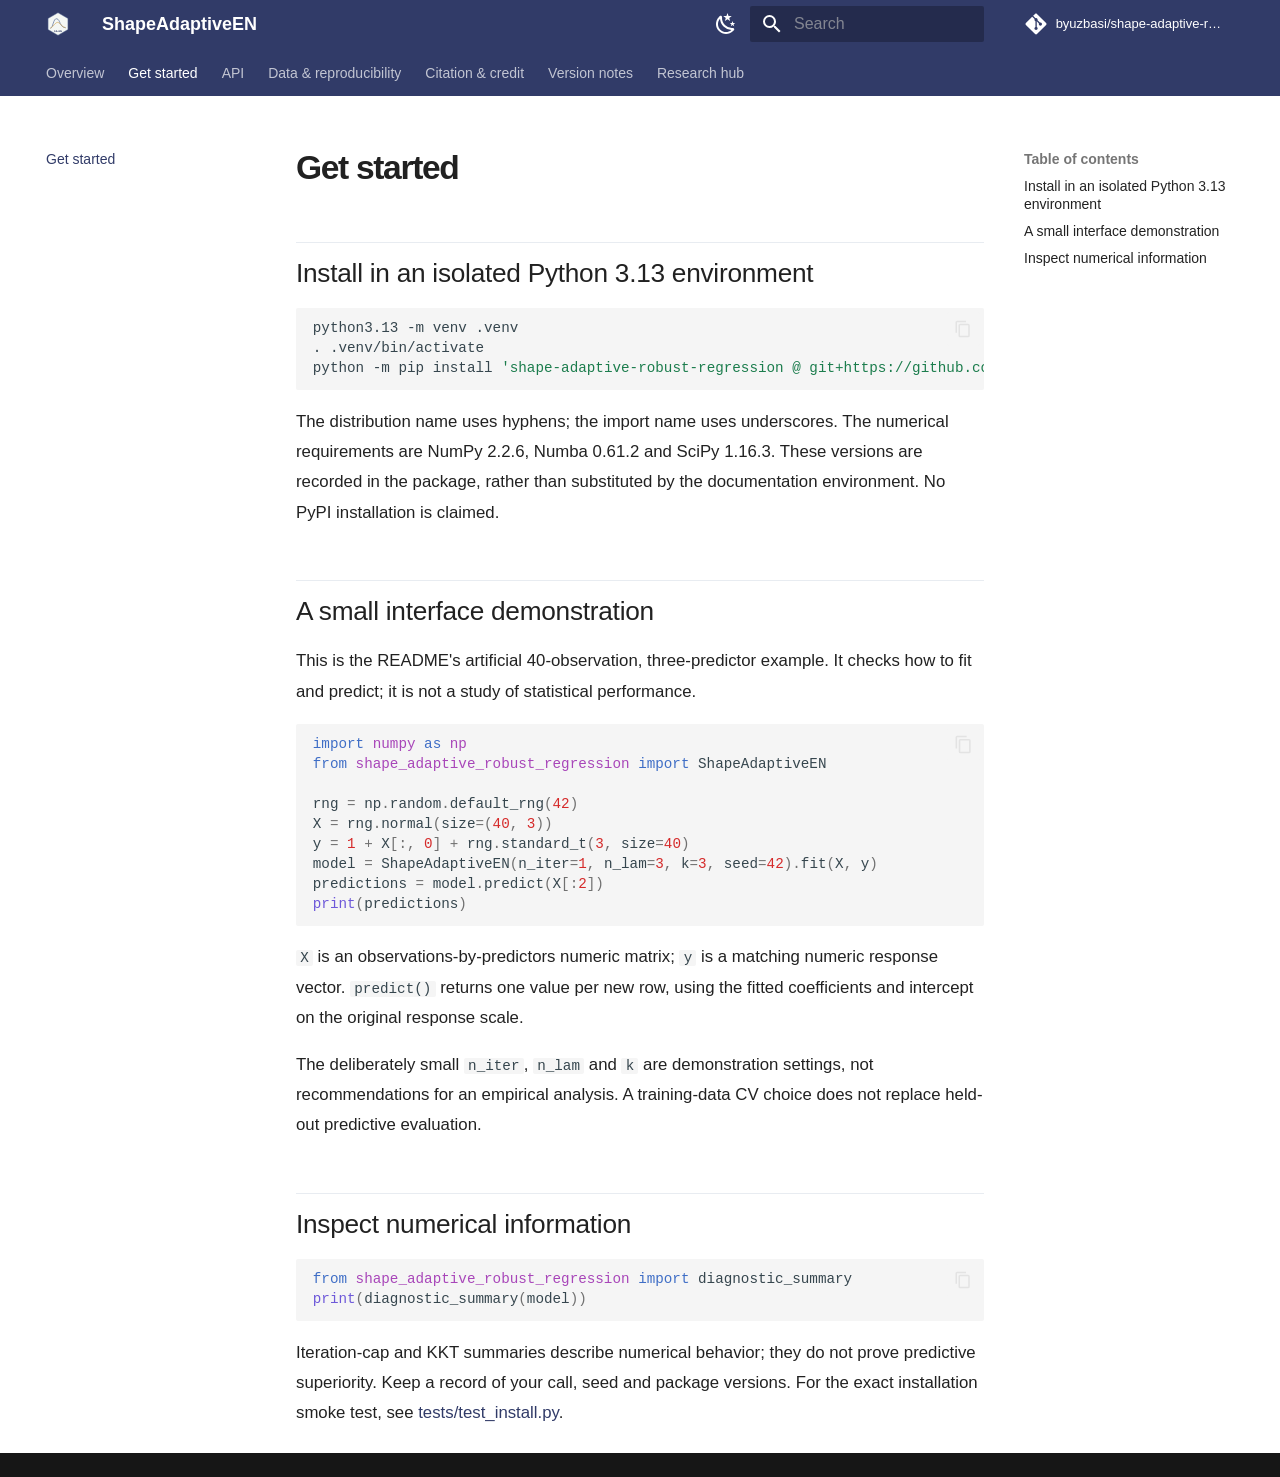
<file: docs/getting-started/index.html>
<!doctype html>
<html lang="en" class="no-js">
  <head>
    
      <meta charset="utf-8">
      <meta name="viewport" content="width=device-width,initial-scale=1">
      
        <meta name="description" content="Shape-adaptive robust regression — Python software, examples and API.">
      
      
      
        <link rel="canonical" href="https://byuzbasi.github.io/shape-adaptive-robust-regression/getting-started/">
      
      
        <link rel="prev" href="..">
      
      
        <link rel="next" href="../reference/">
      
      
        
      
      
      <link rel="icon" href="../assets/logo.svg">
      <meta name="generator" content="mkdocs-1.6.1, mkdocs-material-9.7.7">
    
    
      
        <title>Get started - ShapeAdaptiveEN</title>
      
    
    
      <link rel="stylesheet" href="../assets/stylesheets/main.ec1eaa64.min.css">
      
        
        <link rel="stylesheet" href="../assets/stylesheets/palette.ab4e12ef.min.css">
      
      


    
    
      
    
    
      
    
    
      <link rel="stylesheet" href="../assets/extra.css">
    
    <script>__md_scope=new URL("..",location),__md_hash=e=>[...e].reduce(((e,_)=>(e<<5)-e+_.charCodeAt(0)),0),__md_get=(e,_=localStorage,t=__md_scope)=>JSON.parse(_.getItem(t.pathname+"."+e)),__md_set=(e,_,t=localStorage,a=__md_scope)=>{try{t.setItem(a.pathname+"."+e,JSON.stringify(_))}catch(e){}}</script>
    
      

    
    
  </head>
  
  
    
    
      
    
    
    
    
    <body dir="ltr" data-md-color-scheme="default" data-md-color-primary="custom" data-md-color-accent="custom">
  
    
    <input class="md-toggle" data-md-toggle="drawer" type="checkbox" id="__drawer" autocomplete="off">
    <input class="md-toggle" data-md-toggle="search" type="checkbox" id="__search" autocomplete="off">
    <label class="md-overlay" for="__drawer"></label>
    <div data-md-component="skip">
      
        
        <a href="#get-started" class="md-skip">
          Skip to content
        </a>
      
    </div>
    <div data-md-component="announce">
      
    </div>
    
    
      

<header class="md-header" data-md-component="header">
  <nav class="md-header__inner md-grid" aria-label="Header">
    <a href=".." title="ShapeAdaptiveEN" class="md-header__button md-logo" aria-label="ShapeAdaptiveEN" data-md-component="logo">
      
  <img src="../assets/logo.svg" alt="logo">

    </a>
    <label class="md-header__button md-icon" for="__drawer">
      
      <svg xmlns="http://www.w3.org/2000/svg" viewBox="0 0 24 24"><path d="M3 6h18v2H3zm0 5h18v2H3zm0 5h18v2H3z"/></svg>
    </label>
    <div class="md-header__title" data-md-component="header-title">
      <div class="md-header__ellipsis">
        <div class="md-header__topic">
          <span class="md-ellipsis">
            ShapeAdaptiveEN
          </span>
        </div>
        <div class="md-header__topic" data-md-component="header-topic">
          <span class="md-ellipsis">
            
              Get started
            
          </span>
        </div>
      </div>
    </div>
    
      
        <form class="md-header__option" data-md-component="palette">
  
    
    
    
    <input class="md-option" data-md-color-media="" data-md-color-scheme="default" data-md-color-primary="custom" data-md-color-accent="custom"  aria-label="Switch to dark mode"  type="radio" name="__palette" id="__palette_0">
    
      <label class="md-header__button md-icon" title="Switch to dark mode" for="__palette_1" hidden>
        <svg xmlns="http://www.w3.org/2000/svg" viewBox="0 0 24 24"><path d="m17.75 4.09-2.53 1.94.91 3.06-2.63-1.81-2.63 1.81.91-3.06-2.53-1.94L12.44 4l1.06-3 1.06 3zm3.5 6.91-1.64 1.25.59 1.98-1.7-1.17-1.7 1.17.59-1.98L15.75 11l2.06-.05L18.5 9l.69 1.95zm-2.28 4.95c.83-.08 1.72 1.1 1.19 1.85-.32.45-.66.87-1.08 1.27C15.17 23 8.84 23 4.94 19.07c-3.91-3.9-3.91-10.24 0-14.14.4-.4.82-.76 1.27-1.08.75-.53 1.93.36 1.85 1.19-.27 2.86.69 5.83 2.89 8.02a9.96 9.96 0 0 0 8.02 2.89m-1.64 2.02a12.08 12.08 0 0 1-7.8-3.47c-2.17-2.19-3.33-5-3.49-7.82-2.81 3.14-2.7 7.96.31 10.98 3.02 3.01 7.84 3.12 10.98.31"/></svg>
      </label>
    
  
    
    
    
    <input class="md-option" data-md-color-media="" data-md-color-scheme="slate" data-md-color-primary="custom" data-md-color-accent="custom"  aria-label="Switch to light mode"  type="radio" name="__palette" id="__palette_1">
    
      <label class="md-header__button md-icon" title="Switch to light mode" for="__palette_0" hidden>
        <svg xmlns="http://www.w3.org/2000/svg" viewBox="0 0 24 24"><path d="M12 7a5 5 0 0 1 5 5 5 5 0 0 1-5 5 5 5 0 0 1-5-5 5 5 0 0 1 5-5m0 2a3 3 0 0 0-3 3 3 3 0 0 0 3 3 3 3 0 0 0 3-3 3 3 0 0 0-3-3m0-7 2.39 3.42C13.65 5.15 12.84 5 12 5s-1.65.15-2.39.42zM3.34 7l4.16-.35A7.2 7.2 0 0 0 5.94 8.5c-.44.74-.69 1.5-.83 2.29zm.02 10 1.76-3.77a7.131 7.131 0 0 0 2.38 4.14zM20.65 7l-1.77 3.79a7.02 7.02 0 0 0-2.38-4.15zm-.01 10-4.14.36c.59-.51 1.12-1.14 1.54-1.86.42-.73.69-1.5.83-2.29zM12 22l-2.41-3.44c.74.27 1.55.44 2.41.44.82 0 1.63-.17 2.37-.44z"/></svg>
      </label>
    
  
</form>
      
    
    
      <script>var palette=__md_get("__palette");if(palette&&palette.color){if("(prefers-color-scheme)"===palette.color.media){var media=matchMedia("(prefers-color-scheme: light)"),input=document.querySelector(media.matches?"[data-md-color-media='(prefers-color-scheme: light)']":"[data-md-color-media='(prefers-color-scheme: dark)']");palette.color.media=input.getAttribute("data-md-color-media"),palette.color.scheme=input.getAttribute("data-md-color-scheme"),palette.color.primary=input.getAttribute("data-md-color-primary"),palette.color.accent=input.getAttribute("data-md-color-accent")}for(var[key,value]of Object.entries(palette.color))document.body.setAttribute("data-md-color-"+key,value)}</script>
    
    
    
      
      
        <label class="md-header__button md-icon" for="__search">
          
          <svg xmlns="http://www.w3.org/2000/svg" viewBox="0 0 24 24"><path d="M9.5 3A6.5 6.5 0 0 1 16 9.5c0 1.61-.59 3.09-1.56 4.23l.27.27h.79l5 5-1.5 1.5-5-5v-.79l-.27-.27A6.52 6.52 0 0 1 9.5 16 6.5 6.5 0 0 1 3 9.5 6.5 6.5 0 0 1 9.5 3m0 2C7 5 5 7 5 9.5S7 14 9.5 14 14 12 14 9.5 12 5 9.5 5"/></svg>
        </label>
        <div class="md-search" data-md-component="search" role="dialog">
  <label class="md-search__overlay" for="__search"></label>
  <div class="md-search__inner" role="search">
    <form class="md-search__form" name="search">
      <input type="text" class="md-search__input" name="query" aria-label="Search" placeholder="Search" autocapitalize="off" autocorrect="off" autocomplete="off" spellcheck="false" data-md-component="search-query" required>
      <label class="md-search__icon md-icon" for="__search">
        
        <svg xmlns="http://www.w3.org/2000/svg" viewBox="0 0 24 24"><path d="M9.5 3A6.5 6.5 0 0 1 16 9.5c0 1.61-.59 3.09-1.56 4.23l.27.27h.79l5 5-1.5 1.5-5-5v-.79l-.27-.27A6.52 6.52 0 0 1 9.5 16 6.5 6.5 0 0 1 3 9.5 6.5 6.5 0 0 1 9.5 3m0 2C7 5 5 7 5 9.5S7 14 9.5 14 14 12 14 9.5 12 5 9.5 5"/></svg>
        
        <svg xmlns="http://www.w3.org/2000/svg" viewBox="0 0 24 24"><path d="M20 11v2H8l5.5 5.5-1.42 1.42L4.16 12l7.92-7.92L13.5 5.5 8 11z"/></svg>
      </label>
      <nav class="md-search__options" aria-label="Search">
        
        <button type="reset" class="md-search__icon md-icon" title="Clear" aria-label="Clear" tabindex="-1">
          
          <svg xmlns="http://www.w3.org/2000/svg" viewBox="0 0 24 24"><path d="M19 6.41 17.59 5 12 10.59 6.41 5 5 6.41 10.59 12 5 17.59 6.41 19 12 13.41 17.59 19 19 17.59 13.41 12z"/></svg>
        </button>
      </nav>
      
    </form>
    <div class="md-search__output">
      <div class="md-search__scrollwrap" tabindex="0" data-md-scrollfix>
        <div class="md-search-result" data-md-component="search-result">
          <div class="md-search-result__meta">
            Initializing search
          </div>
          <ol class="md-search-result__list" role="presentation"></ol>
        </div>
      </div>
    </div>
  </div>
</div>
      
    
    
      <div class="md-header__source">
        <a href="https://github.com/byuzbasi/shape-adaptive-robust-regression" title="Go to repository" class="md-source" data-md-component="source">
  <div class="md-source__icon md-icon">
    
    <svg xmlns="http://www.w3.org/2000/svg" viewBox="0 0 448 512"><!--! Font Awesome Free 7.1.0 by @fontawesome - https://fontawesome.com License - https://fontawesome.com/license/free (Icons: CC BY 4.0, Fonts: SIL OFL 1.1, Code: MIT License) Copyright 2025 Fonticons, Inc.--><path d="M439.6 236.1 244 40.5c-5.4-5.5-12.8-8.5-20.4-8.5s-15 3-20.4 8.4L162.5 81l51.5 51.5c27.1-9.1 52.7 16.8 43.4 43.7l49.7 49.7c34.2-11.8 61.2 31 35.5 56.7-26.5 26.5-70.2-2.9-56-37.3L240.3 199v121.9c25.3 12.5 22.3 41.8 9.1 55-6.4 6.4-15.2 10.1-24.3 10.1s-17.8-3.6-24.3-10.1c-17.6-17.6-11.1-46.9 11.2-56v-123c-20.8-8.5-24.6-30.7-18.6-45L142.6 101 8.5 235.1C3 240.6 0 247.9 0 255.5s3 15 8.5 20.4l195.6 195.7c5.4 5.4 12.7 8.4 20.4 8.4s15-3 20.4-8.4l194.7-194.7c5.4-5.4 8.4-12.8 8.4-20.4s-3-15-8.4-20.4"/></svg>
  </div>
  <div class="md-source__repository">
    byuzbasi/shape-adaptive-robust-regression
  </div>
</a>
      </div>
    
  </nav>
  
</header>
    
    <div class="md-container" data-md-component="container">
      
      
        
          
            
<nav class="md-tabs" aria-label="Tabs" data-md-component="tabs">
  <div class="md-grid">
    <ul class="md-tabs__list">
      
        
  
  
  
  
    <li class="md-tabs__item">
      <a href=".." class="md-tabs__link">
        
  
  
    
  
  Overview

      </a>
    </li>
  

      
        
  
  
  
    
  
  
    <li class="md-tabs__item md-tabs__item--active">
      <a href="./" class="md-tabs__link">
        
  
  
    
  
  Get started

      </a>
    </li>
  

      
        
  
  
  
  
    <li class="md-tabs__item">
      <a href="../reference/" class="md-tabs__link">
        
  
  
    
  
  API

      </a>
    </li>
  

      
        
  
  
  
  
    <li class="md-tabs__item">
      <a href="../reproducibility/" class="md-tabs__link">
        
  
  
    
  
  Data & reproducibility

      </a>
    </li>
  

      
        
  
  
  
  
    <li class="md-tabs__item">
      <a href="../citation/" class="md-tabs__link">
        
  
  
    
  
  Citation & credit

      </a>
    </li>
  

      
        
  
  
  
  
    <li class="md-tabs__item">
      <a href="../changelog/" class="md-tabs__link">
        
  
  
    
  
  Version notes

      </a>
    </li>
  

      
        
  
  
  
  
    <li class="md-tabs__item">
      <a href="https://byuzbasi.github.io/en/software/" class="md-tabs__link">
        
  
  
    
  
  Research hub

      </a>
    </li>
  

      
    </ul>
  </div>
</nav>
          
        
      
      <main class="md-main" data-md-component="main">
        <div class="md-main__inner md-grid">
          
            
              
              <div class="md-sidebar md-sidebar--primary" data-md-component="sidebar" data-md-type="navigation" >
                <div class="md-sidebar__scrollwrap">
                  <div class="md-sidebar__inner">
                    


  


<nav class="md-nav md-nav--primary md-nav--lifted" aria-label="Navigation" data-md-level="0">
  <label class="md-nav__title" for="__drawer">
    <a href=".." title="ShapeAdaptiveEN" class="md-nav__button md-logo" aria-label="ShapeAdaptiveEN" data-md-component="logo">
      
  <img src="../assets/logo.svg" alt="logo">

    </a>
    ShapeAdaptiveEN
  </label>
  
    <div class="md-nav__source">
      <a href="https://github.com/byuzbasi/shape-adaptive-robust-regression" title="Go to repository" class="md-source" data-md-component="source">
  <div class="md-source__icon md-icon">
    
    <svg xmlns="http://www.w3.org/2000/svg" viewBox="0 0 448 512"><!--! Font Awesome Free 7.1.0 by @fontawesome - https://fontawesome.com License - https://fontawesome.com/license/free (Icons: CC BY 4.0, Fonts: SIL OFL 1.1, Code: MIT License) Copyright 2025 Fonticons, Inc.--><path d="M439.6 236.1 244 40.5c-5.4-5.5-12.8-8.5-20.4-8.5s-15 3-20.4 8.4L162.5 81l51.5 51.5c27.1-9.1 52.7 16.8 43.4 43.7l49.7 49.7c34.2-11.8 61.2 31 35.5 56.7-26.5 26.5-70.2-2.9-56-37.3L240.3 199v121.9c25.3 12.5 22.3 41.8 9.1 55-6.4 6.4-15.2 10.1-24.3 10.1s-17.8-3.6-24.3-10.1c-17.6-17.6-11.1-46.9 11.2-56v-123c-20.8-8.5-24.6-30.7-18.6-45L142.6 101 8.5 235.1C3 240.6 0 247.9 0 255.5s3 15 8.5 20.4l195.6 195.7c5.4 5.4 12.7 8.4 20.4 8.4s15-3 20.4-8.4l194.7-194.7c5.4-5.4 8.4-12.8 8.4-20.4s-3-15-8.4-20.4"/></svg>
  </div>
  <div class="md-source__repository">
    byuzbasi/shape-adaptive-robust-regression
  </div>
</a>
    </div>
  
  <ul class="md-nav__list" data-md-scrollfix>
    
      
      
  
  
  
  
    <li class="md-nav__item">
      <a href=".." class="md-nav__link">
        
  
  
  <span class="md-ellipsis">
    
  
    Overview
  

    
  </span>
  
  

      </a>
    </li>
  

    
      
      
  
  
    
  
  
  
    <li class="md-nav__item md-nav__item--active">
      
      <input class="md-nav__toggle md-toggle" type="checkbox" id="__toc">
      
      
        
      
      
        <label class="md-nav__link md-nav__link--active" for="__toc">
          
  
  
  <span class="md-ellipsis">
    
  
    Get started
  

    
  </span>
  
  

          <span class="md-nav__icon md-icon"></span>
        </label>
      
      <a href="./" class="md-nav__link md-nav__link--active">
        
  
  
  <span class="md-ellipsis">
    
  
    Get started
  

    
  </span>
  
  

      </a>
      
        

<nav class="md-nav md-nav--secondary" aria-label="Table of contents">
  
  
  
    
  
  
    <label class="md-nav__title" for="__toc">
      <span class="md-nav__icon md-icon"></span>
      Table of contents
    </label>
    <ul class="md-nav__list" data-md-component="toc" data-md-scrollfix>
      
        <li class="md-nav__item">
  <a href="#install-in-an-isolated-python-313-environment" class="md-nav__link">
    <span class="md-ellipsis">
      
        Install in an isolated Python 3.13 environment
      
    </span>
  </a>
  
</li>
      
        <li class="md-nav__item">
  <a href="#a-small-interface-demonstration" class="md-nav__link">
    <span class="md-ellipsis">
      
        A small interface demonstration
      
    </span>
  </a>
  
</li>
      
        <li class="md-nav__item">
  <a href="#inspect-numerical-information" class="md-nav__link">
    <span class="md-ellipsis">
      
        Inspect numerical information
      
    </span>
  </a>
  
</li>
      
    </ul>
  
</nav>
      
    </li>
  

    
      
      
  
  
  
  
    <li class="md-nav__item">
      <a href="../reference/" class="md-nav__link">
        
  
  
  <span class="md-ellipsis">
    
  
    API
  

    
  </span>
  
  

      </a>
    </li>
  

    
      
      
  
  
  
  
    <li class="md-nav__item">
      <a href="../reproducibility/" class="md-nav__link">
        
  
  
  <span class="md-ellipsis">
    
  
    Data & reproducibility
  

    
  </span>
  
  

      </a>
    </li>
  

    
      
      
  
  
  
  
    <li class="md-nav__item">
      <a href="../citation/" class="md-nav__link">
        
  
  
  <span class="md-ellipsis">
    
  
    Citation & credit
  

    
  </span>
  
  

      </a>
    </li>
  

    
      
      
  
  
  
  
    <li class="md-nav__item">
      <a href="../changelog/" class="md-nav__link">
        
  
  
  <span class="md-ellipsis">
    
  
    Version notes
  

    
  </span>
  
  

      </a>
    </li>
  

    
      
      
  
  
  
  
    <li class="md-nav__item">
      <a href="https://byuzbasi.github.io/en/software/" class="md-nav__link">
        
  
  
  <span class="md-ellipsis">
    
  
    Research hub
  

    
  </span>
  
  

      </a>
    </li>
  

    
  </ul>
</nav>
                  </div>
                </div>
              </div>
            
            
              
              <div class="md-sidebar md-sidebar--secondary" data-md-component="sidebar" data-md-type="toc" >
                <div class="md-sidebar__scrollwrap">
                  <div class="md-sidebar__inner">
                    

<nav class="md-nav md-nav--secondary" aria-label="Table of contents">
  
  
  
    
  
  
    <label class="md-nav__title" for="__toc">
      <span class="md-nav__icon md-icon"></span>
      Table of contents
    </label>
    <ul class="md-nav__list" data-md-component="toc" data-md-scrollfix>
      
        <li class="md-nav__item">
  <a href="#install-in-an-isolated-python-313-environment" class="md-nav__link">
    <span class="md-ellipsis">
      
        Install in an isolated Python 3.13 environment
      
    </span>
  </a>
  
</li>
      
        <li class="md-nav__item">
  <a href="#a-small-interface-demonstration" class="md-nav__link">
    <span class="md-ellipsis">
      
        A small interface demonstration
      
    </span>
  </a>
  
</li>
      
        <li class="md-nav__item">
  <a href="#inspect-numerical-information" class="md-nav__link">
    <span class="md-ellipsis">
      
        Inspect numerical information
      
    </span>
  </a>
  
</li>
      
    </ul>
  
</nav>
                  </div>
                </div>
              </div>
            
          
          
            <div class="md-content" data-md-component="content">
              
              <article class="md-content__inner md-typeset">
                
                  



<h1 id="get-started">Get started<a class="headerlink" href="#get-started" title="Permanent link">&para;</a></h1>
<h2 id="install-in-an-isolated-python-313-environment">Install in an isolated Python 3.13 environment<a class="headerlink" href="#install-in-an-isolated-python-313-environment" title="Permanent link">&para;</a></h2>
<div class="highlight"><pre><span></span><code><a id="__codelineno-0-1" name="__codelineno-0-1" href="#__codelineno-0-1"></a>python3.13<span class="w"> </span>-m<span class="w"> </span>venv<span class="w"> </span>.venv
<a id="__codelineno-0-2" name="__codelineno-0-2" href="#__codelineno-0-2"></a>.<span class="w"> </span>.venv/bin/activate
<a id="__codelineno-0-3" name="__codelineno-0-3" href="#__codelineno-0-3"></a>python<span class="w"> </span>-m<span class="w"> </span>pip<span class="w"> </span>install<span class="w"> </span><span class="s1">'shape-adaptive-robust-regression @ git+https://github.com/byuzbasi/shape-adaptive-robust-regression.git'</span>
</code></pre></div>
<p>The distribution name uses hyphens; the import name uses underscores.
The numerical requirements are NumPy 2.2.6, Numba 0.61.2 and SciPy 1.16.3.
These versions are recorded in the package, rather than substituted by the
documentation environment. No PyPI installation is claimed.</p>
<h2 id="a-small-interface-demonstration">A small interface demonstration<a class="headerlink" href="#a-small-interface-demonstration" title="Permanent link">&para;</a></h2>
<p>This is the README's artificial 40-observation, three-predictor example.
It checks how to fit and predict; it is not a study of statistical performance.</p>
<div class="highlight"><pre><span></span><code><a id="__codelineno-1-1" name="__codelineno-1-1" href="#__codelineno-1-1"></a><span class="kn">import</span><span class="w"> </span><span class="nn">numpy</span><span class="w"> </span><span class="k">as</span><span class="w"> </span><span class="nn">np</span>
<a id="__codelineno-1-2" name="__codelineno-1-2" href="#__codelineno-1-2"></a><span class="kn">from</span><span class="w"> </span><span class="nn">shape_adaptive_robust_regression</span><span class="w"> </span><span class="kn">import</span> <span class="n">ShapeAdaptiveEN</span>
<a id="__codelineno-1-3" name="__codelineno-1-3" href="#__codelineno-1-3"></a>
<a id="__codelineno-1-4" name="__codelineno-1-4" href="#__codelineno-1-4"></a><span class="n">rng</span> <span class="o">=</span> <span class="n">np</span><span class="o">.</span><span class="n">random</span><span class="o">.</span><span class="n">default_rng</span><span class="p">(</span><span class="mi">42</span><span class="p">)</span>
<a id="__codelineno-1-5" name="__codelineno-1-5" href="#__codelineno-1-5"></a><span class="n">X</span> <span class="o">=</span> <span class="n">rng</span><span class="o">.</span><span class="n">normal</span><span class="p">(</span><span class="n">size</span><span class="o">=</span><span class="p">(</span><span class="mi">40</span><span class="p">,</span> <span class="mi">3</span><span class="p">))</span>
<a id="__codelineno-1-6" name="__codelineno-1-6" href="#__codelineno-1-6"></a><span class="n">y</span> <span class="o">=</span> <span class="mi">1</span> <span class="o">+</span> <span class="n">X</span><span class="p">[:,</span> <span class="mi">0</span><span class="p">]</span> <span class="o">+</span> <span class="n">rng</span><span class="o">.</span><span class="n">standard_t</span><span class="p">(</span><span class="mi">3</span><span class="p">,</span> <span class="n">size</span><span class="o">=</span><span class="mi">40</span><span class="p">)</span>
<a id="__codelineno-1-7" name="__codelineno-1-7" href="#__codelineno-1-7"></a><span class="n">model</span> <span class="o">=</span> <span class="n">ShapeAdaptiveEN</span><span class="p">(</span><span class="n">n_iter</span><span class="o">=</span><span class="mi">1</span><span class="p">,</span> <span class="n">n_lam</span><span class="o">=</span><span class="mi">3</span><span class="p">,</span> <span class="n">k</span><span class="o">=</span><span class="mi">3</span><span class="p">,</span> <span class="n">seed</span><span class="o">=</span><span class="mi">42</span><span class="p">)</span><span class="o">.</span><span class="n">fit</span><span class="p">(</span><span class="n">X</span><span class="p">,</span> <span class="n">y</span><span class="p">)</span>
<a id="__codelineno-1-8" name="__codelineno-1-8" href="#__codelineno-1-8"></a><span class="n">predictions</span> <span class="o">=</span> <span class="n">model</span><span class="o">.</span><span class="n">predict</span><span class="p">(</span><span class="n">X</span><span class="p">[:</span><span class="mi">2</span><span class="p">])</span>
<a id="__codelineno-1-9" name="__codelineno-1-9" href="#__codelineno-1-9"></a><span class="nb">print</span><span class="p">(</span><span class="n">predictions</span><span class="p">)</span>
</code></pre></div>
<p><code>X</code> is an observations-by-predictors numeric matrix; <code>y</code> is a matching
numeric response vector. <code>predict()</code> returns one value per new row, using
the fitted coefficients and intercept on the original response scale.</p>
<p>The deliberately small <code>n_iter</code>, <code>n_lam</code> and <code>k</code> are demonstration settings,
not recommendations for an empirical analysis. A training-data CV choice
does not replace held-out predictive evaluation.</p>
<h2 id="inspect-numerical-information">Inspect numerical information<a class="headerlink" href="#inspect-numerical-information" title="Permanent link">&para;</a></h2>
<div class="highlight"><pre><span></span><code><a id="__codelineno-2-1" name="__codelineno-2-1" href="#__codelineno-2-1"></a><span class="kn">from</span><span class="w"> </span><span class="nn">shape_adaptive_robust_regression</span><span class="w"> </span><span class="kn">import</span> <span class="n">diagnostic_summary</span>
<a id="__codelineno-2-2" name="__codelineno-2-2" href="#__codelineno-2-2"></a><span class="nb">print</span><span class="p">(</span><span class="n">diagnostic_summary</span><span class="p">(</span><span class="n">model</span><span class="p">))</span>
</code></pre></div>
<p>Iteration-cap and KKT summaries describe numerical behavior; they do not prove
predictive superiority. Keep a record of your call, seed and package versions.
For the exact installation smoke test, see
<a href="https://github.com/byuzbasi/shape-adaptive-robust-regression/blob/main/tests/test_install.py">tests/test_install.py</a>.</p>












                
              </article>
            </div>
          
          
<script>var target=document.getElementById(location.hash.slice(1));target&&target.name&&(target.checked=target.name.startsWith("__tabbed_"))</script>
        </div>
        
          <button type="button" class="md-top md-icon" data-md-component="top" hidden>
  
  <svg xmlns="http://www.w3.org/2000/svg" viewBox="0 0 24 24"><path d="M13 20h-2V8l-5.5 5.5-1.42-1.42L12 4.16l7.92 7.92-1.42 1.42L13 8z"/></svg>
  Back to top
</button>
        
      </main>
      
        <footer class="md-footer">
  
  <div class="md-footer-meta md-typeset">
    <div class="md-footer-meta__inner md-grid">
      <div class="md-copyright">
  
  
</div>
      
    </div>
  </div>
</footer>
      
    </div>
    <div class="md-dialog" data-md-component="dialog">
      <div class="md-dialog__inner md-typeset"></div>
    </div>
    
    
    
      
      
      <script id="__config" type="application/json">{"annotate": null, "base": "..", "features": ["navigation.tabs", "navigation.sections", "navigation.top", "content.code.copy"], "search": "../assets/javascripts/workers/search.2c215733.min.js", "tags": null, "translations": {"clipboard.copied": "Copied to clipboard", "clipboard.copy": "Copy to clipboard", "search.result.more.one": "1 more on this page", "search.result.more.other": "# more on this page", "search.result.none": "No matching documents", "search.result.one": "1 matching document", "search.result.other": "# matching documents", "search.result.placeholder": "Type to start searching", "search.result.term.missing": "Missing", "select.version": "Select version"}, "version": null}</script>
    
    
      <script src="../assets/javascripts/bundle.d7400e89.min.js"></script>
      
    
  </body>
</html>
</file>
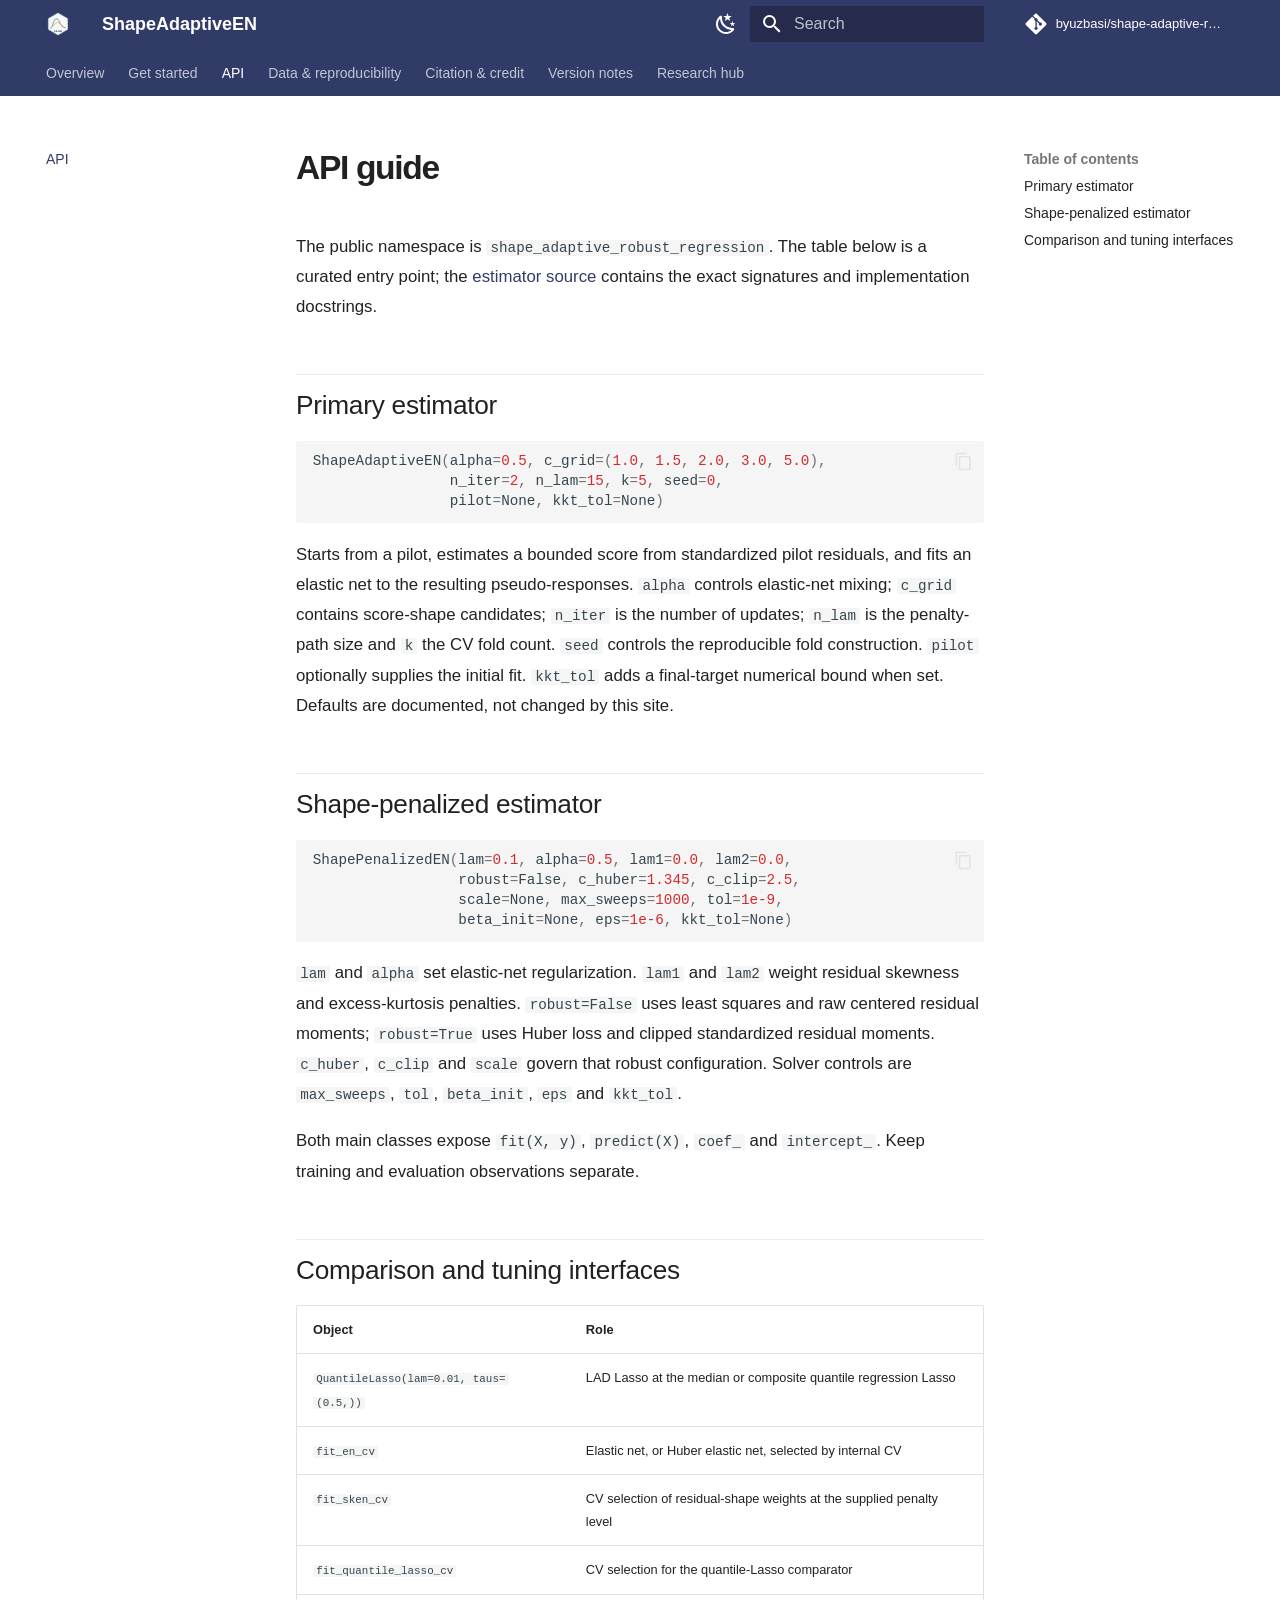
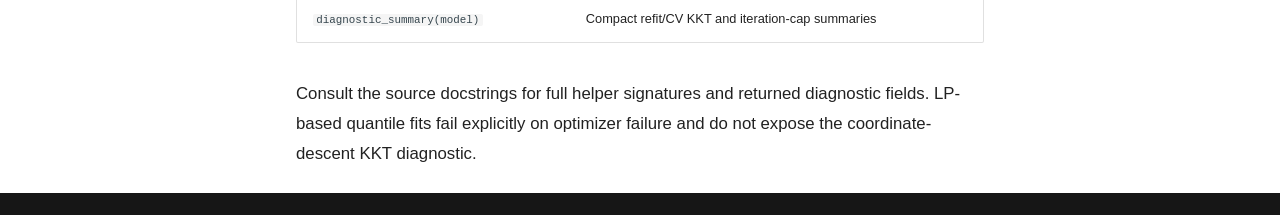
<file: docs/reference/index.html>
<!doctype html>
<html lang="en" class="no-js">
  <head>
    
      <meta charset="utf-8">
      <meta name="viewport" content="width=device-width,initial-scale=1">
      
        <meta name="description" content="Shape-adaptive robust regression — Python software, examples and API.">
      
      
      
        <link rel="canonical" href="https://byuzbasi.github.io/shape-adaptive-robust-regression/reference/">
      
      
        <link rel="prev" href="../getting-started/">
      
      
        <link rel="next" href="../reproducibility/">
      
      
        
      
      
      <link rel="icon" href="../assets/logo.svg">
      <meta name="generator" content="mkdocs-1.6.1, mkdocs-material-9.7.7">
    
    
      
        <title>API - ShapeAdaptiveEN</title>
      
    
    
      <link rel="stylesheet" href="../assets/stylesheets/main.ec1eaa64.min.css">
      
        
        <link rel="stylesheet" href="../assets/stylesheets/palette.ab4e12ef.min.css">
      
      


    
    
      
    
    
      
    
    
      <link rel="stylesheet" href="../assets/extra.css">
    
    <script>__md_scope=new URL("..",location),__md_hash=e=>[...e].reduce(((e,_)=>(e<<5)-e+_.charCodeAt(0)),0),__md_get=(e,_=localStorage,t=__md_scope)=>JSON.parse(_.getItem(t.pathname+"."+e)),__md_set=(e,_,t=localStorage,a=__md_scope)=>{try{t.setItem(a.pathname+"."+e,JSON.stringify(_))}catch(e){}}</script>
    
      

    
    
  </head>
  
  
    
    
      
    
    
    
    
    <body dir="ltr" data-md-color-scheme="default" data-md-color-primary="custom" data-md-color-accent="custom">
  
    
    <input class="md-toggle" data-md-toggle="drawer" type="checkbox" id="__drawer" autocomplete="off">
    <input class="md-toggle" data-md-toggle="search" type="checkbox" id="__search" autocomplete="off">
    <label class="md-overlay" for="__drawer"></label>
    <div data-md-component="skip">
      
        
        <a href="#api-guide" class="md-skip">
          Skip to content
        </a>
      
    </div>
    <div data-md-component="announce">
      
    </div>
    
    
      

<header class="md-header" data-md-component="header">
  <nav class="md-header__inner md-grid" aria-label="Header">
    <a href=".." title="ShapeAdaptiveEN" class="md-header__button md-logo" aria-label="ShapeAdaptiveEN" data-md-component="logo">
      
  <img src="../assets/logo.svg" alt="logo">

    </a>
    <label class="md-header__button md-icon" for="__drawer">
      
      <svg xmlns="http://www.w3.org/2000/svg" viewBox="0 0 24 24"><path d="M3 6h18v2H3zm0 5h18v2H3zm0 5h18v2H3z"/></svg>
    </label>
    <div class="md-header__title" data-md-component="header-title">
      <div class="md-header__ellipsis">
        <div class="md-header__topic">
          <span class="md-ellipsis">
            ShapeAdaptiveEN
          </span>
        </div>
        <div class="md-header__topic" data-md-component="header-topic">
          <span class="md-ellipsis">
            
              API
            
          </span>
        </div>
      </div>
    </div>
    
      
        <form class="md-header__option" data-md-component="palette">
  
    
    
    
    <input class="md-option" data-md-color-media="" data-md-color-scheme="default" data-md-color-primary="custom" data-md-color-accent="custom"  aria-label="Switch to dark mode"  type="radio" name="__palette" id="__palette_0">
    
      <label class="md-header__button md-icon" title="Switch to dark mode" for="__palette_1" hidden>
        <svg xmlns="http://www.w3.org/2000/svg" viewBox="0 0 24 24"><path d="m17.75 4.09-2.53 1.94.91 3.06-2.63-1.81-2.63 1.81.91-3.06-2.53-1.94L12.44 4l1.06-3 1.06 3zm3.5 6.91-1.64 1.25.59 1.98-1.7-1.17-1.7 1.17.59-1.98L15.75 11l2.06-.05L18.5 9l.69 1.95zm-2.28 4.95c.83-.08 1.72 1.1 1.19 1.85-.32.45-.66.87-1.08 1.27C15.17 23 8.84 23 4.94 19.07c-3.91-3.9-3.91-10.24 0-14.14.4-.4.82-.76 1.27-1.08.75-.53 1.93.36 1.85 1.19-.27 2.86.69 5.83 2.89 8.02a9.96 9.96 0 0 0 8.02 2.89m-1.64 2.02a12.08 12.08 0 0 1-7.8-3.47c-2.17-2.19-3.33-5-3.49-7.82-2.81 3.14-2.7 7.96.31 10.98 3.02 3.01 7.84 3.12 10.98.31"/></svg>
      </label>
    
  
    
    
    
    <input class="md-option" data-md-color-media="" data-md-color-scheme="slate" data-md-color-primary="custom" data-md-color-accent="custom"  aria-label="Switch to light mode"  type="radio" name="__palette" id="__palette_1">
    
      <label class="md-header__button md-icon" title="Switch to light mode" for="__palette_0" hidden>
        <svg xmlns="http://www.w3.org/2000/svg" viewBox="0 0 24 24"><path d="M12 7a5 5 0 0 1 5 5 5 5 0 0 1-5 5 5 5 0 0 1-5-5 5 5 0 0 1 5-5m0 2a3 3 0 0 0-3 3 3 3 0 0 0 3 3 3 3 0 0 0 3-3 3 3 0 0 0-3-3m0-7 2.39 3.42C13.65 5.15 12.84 5 12 5s-1.65.15-2.39.42zM3.34 7l4.16-.35A7.2 7.2 0 0 0 5.94 8.5c-.44.74-.69 1.5-.83 2.29zm.02 10 1.76-3.77a7.131 7.131 0 0 0 2.38 4.14zM20.65 7l-1.77 3.79a7.02 7.02 0 0 0-2.38-4.15zm-.01 10-4.14.36c.59-.51 1.12-1.14 1.54-1.86.42-.73.69-1.5.83-2.29zM12 22l-2.41-3.44c.74.27 1.55.44 2.41.44.82 0 1.63-.17 2.37-.44z"/></svg>
      </label>
    
  
</form>
      
    
    
      <script>var palette=__md_get("__palette");if(palette&&palette.color){if("(prefers-color-scheme)"===palette.color.media){var media=matchMedia("(prefers-color-scheme: light)"),input=document.querySelector(media.matches?"[data-md-color-media='(prefers-color-scheme: light)']":"[data-md-color-media='(prefers-color-scheme: dark)']");palette.color.media=input.getAttribute("data-md-color-media"),palette.color.scheme=input.getAttribute("data-md-color-scheme"),palette.color.primary=input.getAttribute("data-md-color-primary"),palette.color.accent=input.getAttribute("data-md-color-accent")}for(var[key,value]of Object.entries(palette.color))document.body.setAttribute("data-md-color-"+key,value)}</script>
    
    
    
      
      
        <label class="md-header__button md-icon" for="__search">
          
          <svg xmlns="http://www.w3.org/2000/svg" viewBox="0 0 24 24"><path d="M9.5 3A6.5 6.5 0 0 1 16 9.5c0 1.61-.59 3.09-1.56 4.23l.27.27h.79l5 5-1.5 1.5-5-5v-.79l-.27-.27A6.52 6.52 0 0 1 9.5 16 6.5 6.5 0 0 1 3 9.5 6.5 6.5 0 0 1 9.5 3m0 2C7 5 5 7 5 9.5S7 14 9.5 14 14 12 14 9.5 12 5 9.5 5"/></svg>
        </label>
        <div class="md-search" data-md-component="search" role="dialog">
  <label class="md-search__overlay" for="__search"></label>
  <div class="md-search__inner" role="search">
    <form class="md-search__form" name="search">
      <input type="text" class="md-search__input" name="query" aria-label="Search" placeholder="Search" autocapitalize="off" autocorrect="off" autocomplete="off" spellcheck="false" data-md-component="search-query" required>
      <label class="md-search__icon md-icon" for="__search">
        
        <svg xmlns="http://www.w3.org/2000/svg" viewBox="0 0 24 24"><path d="M9.5 3A6.5 6.5 0 0 1 16 9.5c0 1.61-.59 3.09-1.56 4.23l.27.27h.79l5 5-1.5 1.5-5-5v-.79l-.27-.27A6.52 6.52 0 0 1 9.5 16 6.5 6.5 0 0 1 3 9.5 6.5 6.5 0 0 1 9.5 3m0 2C7 5 5 7 5 9.5S7 14 9.5 14 14 12 14 9.5 12 5 9.5 5"/></svg>
        
        <svg xmlns="http://www.w3.org/2000/svg" viewBox="0 0 24 24"><path d="M20 11v2H8l5.5 5.5-1.42 1.42L4.16 12l7.92-7.92L13.5 5.5 8 11z"/></svg>
      </label>
      <nav class="md-search__options" aria-label="Search">
        
        <button type="reset" class="md-search__icon md-icon" title="Clear" aria-label="Clear" tabindex="-1">
          
          <svg xmlns="http://www.w3.org/2000/svg" viewBox="0 0 24 24"><path d="M19 6.41 17.59 5 12 10.59 6.41 5 5 6.41 10.59 12 5 17.59 6.41 19 12 13.41 17.59 19 19 17.59 13.41 12z"/></svg>
        </button>
      </nav>
      
    </form>
    <div class="md-search__output">
      <div class="md-search__scrollwrap" tabindex="0" data-md-scrollfix>
        <div class="md-search-result" data-md-component="search-result">
          <div class="md-search-result__meta">
            Initializing search
          </div>
          <ol class="md-search-result__list" role="presentation"></ol>
        </div>
      </div>
    </div>
  </div>
</div>
      
    
    
      <div class="md-header__source">
        <a href="https://github.com/byuzbasi/shape-adaptive-robust-regression" title="Go to repository" class="md-source" data-md-component="source">
  <div class="md-source__icon md-icon">
    
    <svg xmlns="http://www.w3.org/2000/svg" viewBox="0 0 448 512"><!--! Font Awesome Free 7.1.0 by @fontawesome - https://fontawesome.com License - https://fontawesome.com/license/free (Icons: CC BY 4.0, Fonts: SIL OFL 1.1, Code: MIT License) Copyright 2025 Fonticons, Inc.--><path d="M439.6 236.1 244 40.5c-5.4-5.5-12.8-8.5-20.4-8.5s-15 3-20.4 8.4L162.5 81l51.5 51.5c27.1-9.1 52.7 16.8 43.4 43.7l49.7 49.7c34.2-11.8 61.2 31 35.5 56.7-26.5 26.5-70.2-2.9-56-37.3L240.3 199v121.9c25.3 12.5 22.3 41.8 9.1 55-6.4 6.4-15.2 10.1-24.3 10.1s-17.8-3.6-24.3-10.1c-17.6-17.6-11.1-46.9 11.2-56v-123c-20.8-8.5-24.6-30.7-18.6-45L142.6 101 8.5 235.1C3 240.6 0 247.9 0 255.5s3 15 8.5 20.4l195.6 195.7c5.4 5.4 12.7 8.4 20.4 8.4s15-3 20.4-8.4l194.7-194.7c5.4-5.4 8.4-12.8 8.4-20.4s-3-15-8.4-20.4"/></svg>
  </div>
  <div class="md-source__repository">
    byuzbasi/shape-adaptive-robust-regression
  </div>
</a>
      </div>
    
  </nav>
  
</header>
    
    <div class="md-container" data-md-component="container">
      
      
        
          
            
<nav class="md-tabs" aria-label="Tabs" data-md-component="tabs">
  <div class="md-grid">
    <ul class="md-tabs__list">
      
        
  
  
  
  
    <li class="md-tabs__item">
      <a href=".." class="md-tabs__link">
        
  
  
    
  
  Overview

      </a>
    </li>
  

      
        
  
  
  
  
    <li class="md-tabs__item">
      <a href="../getting-started/" class="md-tabs__link">
        
  
  
    
  
  Get started

      </a>
    </li>
  

      
        
  
  
  
    
  
  
    <li class="md-tabs__item md-tabs__item--active">
      <a href="./" class="md-tabs__link">
        
  
  
    
  
  API

      </a>
    </li>
  

      
        
  
  
  
  
    <li class="md-tabs__item">
      <a href="../reproducibility/" class="md-tabs__link">
        
  
  
    
  
  Data & reproducibility

      </a>
    </li>
  

      
        
  
  
  
  
    <li class="md-tabs__item">
      <a href="../citation/" class="md-tabs__link">
        
  
  
    
  
  Citation & credit

      </a>
    </li>
  

      
        
  
  
  
  
    <li class="md-tabs__item">
      <a href="../changelog/" class="md-tabs__link">
        
  
  
    
  
  Version notes

      </a>
    </li>
  

      
        
  
  
  
  
    <li class="md-tabs__item">
      <a href="https://byuzbasi.github.io/en/software/" class="md-tabs__link">
        
  
  
    
  
  Research hub

      </a>
    </li>
  

      
    </ul>
  </div>
</nav>
          
        
      
      <main class="md-main" data-md-component="main">
        <div class="md-main__inner md-grid">
          
            
              
              <div class="md-sidebar md-sidebar--primary" data-md-component="sidebar" data-md-type="navigation" >
                <div class="md-sidebar__scrollwrap">
                  <div class="md-sidebar__inner">
                    


  


<nav class="md-nav md-nav--primary md-nav--lifted" aria-label="Navigation" data-md-level="0">
  <label class="md-nav__title" for="__drawer">
    <a href=".." title="ShapeAdaptiveEN" class="md-nav__button md-logo" aria-label="ShapeAdaptiveEN" data-md-component="logo">
      
  <img src="../assets/logo.svg" alt="logo">

    </a>
    ShapeAdaptiveEN
  </label>
  
    <div class="md-nav__source">
      <a href="https://github.com/byuzbasi/shape-adaptive-robust-regression" title="Go to repository" class="md-source" data-md-component="source">
  <div class="md-source__icon md-icon">
    
    <svg xmlns="http://www.w3.org/2000/svg" viewBox="0 0 448 512"><!--! Font Awesome Free 7.1.0 by @fontawesome - https://fontawesome.com License - https://fontawesome.com/license/free (Icons: CC BY 4.0, Fonts: SIL OFL 1.1, Code: MIT License) Copyright 2025 Fonticons, Inc.--><path d="M439.6 236.1 244 40.5c-5.4-5.5-12.8-8.5-20.4-8.5s-15 3-20.4 8.4L162.5 81l51.5 51.5c27.1-9.1 52.7 16.8 43.4 43.7l49.7 49.7c34.2-11.8 61.2 31 35.5 56.7-26.5 26.5-70.2-2.9-56-37.3L240.3 199v121.9c25.3 12.5 22.3 41.8 9.1 55-6.4 6.4-15.2 10.1-24.3 10.1s-17.8-3.6-24.3-10.1c-17.6-17.6-11.1-46.9 11.2-56v-123c-20.8-8.5-24.6-30.7-18.6-45L142.6 101 8.5 235.1C3 240.6 0 247.9 0 255.5s3 15 8.5 20.4l195.6 195.7c5.4 5.4 12.7 8.4 20.4 8.4s15-3 20.4-8.4l194.7-194.7c5.4-5.4 8.4-12.8 8.4-20.4s-3-15-8.4-20.4"/></svg>
  </div>
  <div class="md-source__repository">
    byuzbasi/shape-adaptive-robust-regression
  </div>
</a>
    </div>
  
  <ul class="md-nav__list" data-md-scrollfix>
    
      
      
  
  
  
  
    <li class="md-nav__item">
      <a href=".." class="md-nav__link">
        
  
  
  <span class="md-ellipsis">
    
  
    Overview
  

    
  </span>
  
  

      </a>
    </li>
  

    
      
      
  
  
  
  
    <li class="md-nav__item">
      <a href="../getting-started/" class="md-nav__link">
        
  
  
  <span class="md-ellipsis">
    
  
    Get started
  

    
  </span>
  
  

      </a>
    </li>
  

    
      
      
  
  
    
  
  
  
    <li class="md-nav__item md-nav__item--active">
      
      <input class="md-nav__toggle md-toggle" type="checkbox" id="__toc">
      
      
        
      
      
        <label class="md-nav__link md-nav__link--active" for="__toc">
          
  
  
  <span class="md-ellipsis">
    
  
    API
  

    
  </span>
  
  

          <span class="md-nav__icon md-icon"></span>
        </label>
      
      <a href="./" class="md-nav__link md-nav__link--active">
        
  
  
  <span class="md-ellipsis">
    
  
    API
  

    
  </span>
  
  

      </a>
      
        

<nav class="md-nav md-nav--secondary" aria-label="Table of contents">
  
  
  
    
  
  
    <label class="md-nav__title" for="__toc">
      <span class="md-nav__icon md-icon"></span>
      Table of contents
    </label>
    <ul class="md-nav__list" data-md-component="toc" data-md-scrollfix>
      
        <li class="md-nav__item">
  <a href="#primary-estimator" class="md-nav__link">
    <span class="md-ellipsis">
      
        Primary estimator
      
    </span>
  </a>
  
</li>
      
        <li class="md-nav__item">
  <a href="#shape-penalized-estimator" class="md-nav__link">
    <span class="md-ellipsis">
      
        Shape-penalized estimator
      
    </span>
  </a>
  
</li>
      
        <li class="md-nav__item">
  <a href="#comparison-and-tuning-interfaces" class="md-nav__link">
    <span class="md-ellipsis">
      
        Comparison and tuning interfaces
      
    </span>
  </a>
  
</li>
      
    </ul>
  
</nav>
      
    </li>
  

    
      
      
  
  
  
  
    <li class="md-nav__item">
      <a href="../reproducibility/" class="md-nav__link">
        
  
  
  <span class="md-ellipsis">
    
  
    Data & reproducibility
  

    
  </span>
  
  

      </a>
    </li>
  

    
      
      
  
  
  
  
    <li class="md-nav__item">
      <a href="../citation/" class="md-nav__link">
        
  
  
  <span class="md-ellipsis">
    
  
    Citation & credit
  

    
  </span>
  
  

      </a>
    </li>
  

    
      
      
  
  
  
  
    <li class="md-nav__item">
      <a href="../changelog/" class="md-nav__link">
        
  
  
  <span class="md-ellipsis">
    
  
    Version notes
  

    
  </span>
  
  

      </a>
    </li>
  

    
      
      
  
  
  
  
    <li class="md-nav__item">
      <a href="https://byuzbasi.github.io/en/software/" class="md-nav__link">
        
  
  
  <span class="md-ellipsis">
    
  
    Research hub
  

    
  </span>
  
  

      </a>
    </li>
  

    
  </ul>
</nav>
                  </div>
                </div>
              </div>
            
            
              
              <div class="md-sidebar md-sidebar--secondary" data-md-component="sidebar" data-md-type="toc" >
                <div class="md-sidebar__scrollwrap">
                  <div class="md-sidebar__inner">
                    

<nav class="md-nav md-nav--secondary" aria-label="Table of contents">
  
  
  
    
  
  
    <label class="md-nav__title" for="__toc">
      <span class="md-nav__icon md-icon"></span>
      Table of contents
    </label>
    <ul class="md-nav__list" data-md-component="toc" data-md-scrollfix>
      
        <li class="md-nav__item">
  <a href="#primary-estimator" class="md-nav__link">
    <span class="md-ellipsis">
      
        Primary estimator
      
    </span>
  </a>
  
</li>
      
        <li class="md-nav__item">
  <a href="#shape-penalized-estimator" class="md-nav__link">
    <span class="md-ellipsis">
      
        Shape-penalized estimator
      
    </span>
  </a>
  
</li>
      
        <li class="md-nav__item">
  <a href="#comparison-and-tuning-interfaces" class="md-nav__link">
    <span class="md-ellipsis">
      
        Comparison and tuning interfaces
      
    </span>
  </a>
  
</li>
      
    </ul>
  
</nav>
                  </div>
                </div>
              </div>
            
          
          
            <div class="md-content" data-md-component="content">
              
              <article class="md-content__inner md-typeset">
                
                  



<h1 id="api-guide">API guide<a class="headerlink" href="#api-guide" title="Permanent link">&para;</a></h1>
<p>The public namespace is
<code>shape_adaptive_robust_regression</code>. The table below is a curated entry point;
the <a href="https://github.com/byuzbasi/shape-adaptive-robust-regression/blob/main/src/shape_adaptive_robust_regression/estimators.py">estimator source</a>
contains the exact signatures and implementation docstrings.</p>
<h2 id="primary-estimator">Primary estimator<a class="headerlink" href="#primary-estimator" title="Permanent link">&para;</a></h2>
<div class="highlight"><pre><span></span><code><a id="__codelineno-0-1" name="__codelineno-0-1" href="#__codelineno-0-1"></a><span class="n">ShapeAdaptiveEN</span><span class="p">(</span><span class="n">alpha</span><span class="o">=</span><span class="mf">0.5</span><span class="p">,</span> <span class="n">c_grid</span><span class="o">=</span><span class="p">(</span><span class="mf">1.0</span><span class="p">,</span> <span class="mf">1.5</span><span class="p">,</span> <span class="mf">2.0</span><span class="p">,</span> <span class="mf">3.0</span><span class="p">,</span> <span class="mf">5.0</span><span class="p">),</span>
<a id="__codelineno-0-2" name="__codelineno-0-2" href="#__codelineno-0-2"></a>                <span class="n">n_iter</span><span class="o">=</span><span class="mi">2</span><span class="p">,</span> <span class="n">n_lam</span><span class="o">=</span><span class="mi">15</span><span class="p">,</span> <span class="n">k</span><span class="o">=</span><span class="mi">5</span><span class="p">,</span> <span class="n">seed</span><span class="o">=</span><span class="mi">0</span><span class="p">,</span>
<a id="__codelineno-0-3" name="__codelineno-0-3" href="#__codelineno-0-3"></a>                <span class="n">pilot</span><span class="o">=</span><span class="kc">None</span><span class="p">,</span> <span class="n">kkt_tol</span><span class="o">=</span><span class="kc">None</span><span class="p">)</span>
</code></pre></div>
<p>Starts from a pilot, estimates a bounded score from standardized pilot residuals,
and fits an elastic net to the resulting pseudo-responses. <code>alpha</code> controls
elastic-net mixing; <code>c_grid</code> contains score-shape candidates; <code>n_iter</code>
is the number of updates; <code>n_lam</code> is the penalty-path size and <code>k</code> the CV
fold count. <code>seed</code> controls the reproducible fold construction.
<code>pilot</code> optionally supplies the initial fit. <code>kkt_tol</code> adds a final-target
numerical bound when set. Defaults are documented, not changed by this site.</p>
<h2 id="shape-penalized-estimator">Shape-penalized estimator<a class="headerlink" href="#shape-penalized-estimator" title="Permanent link">&para;</a></h2>
<div class="highlight"><pre><span></span><code><a id="__codelineno-1-1" name="__codelineno-1-1" href="#__codelineno-1-1"></a><span class="n">ShapePenalizedEN</span><span class="p">(</span><span class="n">lam</span><span class="o">=</span><span class="mf">0.1</span><span class="p">,</span> <span class="n">alpha</span><span class="o">=</span><span class="mf">0.5</span><span class="p">,</span> <span class="n">lam1</span><span class="o">=</span><span class="mf">0.0</span><span class="p">,</span> <span class="n">lam2</span><span class="o">=</span><span class="mf">0.0</span><span class="p">,</span>
<a id="__codelineno-1-2" name="__codelineno-1-2" href="#__codelineno-1-2"></a>                 <span class="n">robust</span><span class="o">=</span><span class="kc">False</span><span class="p">,</span> <span class="n">c_huber</span><span class="o">=</span><span class="mf">1.345</span><span class="p">,</span> <span class="n">c_clip</span><span class="o">=</span><span class="mf">2.5</span><span class="p">,</span>
<a id="__codelineno-1-3" name="__codelineno-1-3" href="#__codelineno-1-3"></a>                 <span class="n">scale</span><span class="o">=</span><span class="kc">None</span><span class="p">,</span> <span class="n">max_sweeps</span><span class="o">=</span><span class="mi">1000</span><span class="p">,</span> <span class="n">tol</span><span class="o">=</span><span class="mf">1e-9</span><span class="p">,</span>
<a id="__codelineno-1-4" name="__codelineno-1-4" href="#__codelineno-1-4"></a>                 <span class="n">beta_init</span><span class="o">=</span><span class="kc">None</span><span class="p">,</span> <span class="n">eps</span><span class="o">=</span><span class="mf">1e-6</span><span class="p">,</span> <span class="n">kkt_tol</span><span class="o">=</span><span class="kc">None</span><span class="p">)</span>
</code></pre></div>
<p><code>lam</code> and <code>alpha</code> set elastic-net regularization. <code>lam1</code> and <code>lam2</code>
weight residual skewness and excess-kurtosis penalties. <code>robust=False</code>
uses least squares and raw centered residual moments; <code>robust=True</code> uses
Huber loss and clipped standardized residual moments. <code>c_huber</code>,
<code>c_clip</code> and <code>scale</code> govern that robust configuration. Solver controls
are <code>max_sweeps</code>, <code>tol</code>, <code>beta_init</code>, <code>eps</code> and <code>kkt_tol</code>.</p>
<p>Both main classes expose <code>fit(X, y)</code>, <code>predict(X)</code>, <code>coef_</code> and
<code>intercept_</code>. Keep training and evaluation observations separate.</p>
<h2 id="comparison-and-tuning-interfaces">Comparison and tuning interfaces<a class="headerlink" href="#comparison-and-tuning-interfaces" title="Permanent link">&para;</a></h2>
<table>
<thead>
<tr>
<th style="text-align: left;">Object</th>
<th style="text-align: left;">Role</th>
</tr>
</thead>
<tbody>
<tr>
<td style="text-align: left;"><code>QuantileLasso(lam=0.01, taus=(0.5,))</code></td>
<td style="text-align: left;">LAD Lasso at the median or composite quantile regression Lasso</td>
</tr>
<tr>
<td style="text-align: left;"><code>fit_en_cv</code></td>
<td style="text-align: left;">Elastic net, or Huber elastic net, selected by internal CV</td>
</tr>
<tr>
<td style="text-align: left;"><code>fit_sken_cv</code></td>
<td style="text-align: left;">CV selection of residual-shape weights at the supplied penalty level</td>
</tr>
<tr>
<td style="text-align: left;"><code>fit_quantile_lasso_cv</code></td>
<td style="text-align: left;">CV selection for the quantile-Lasso comparator</td>
</tr>
<tr>
<td style="text-align: left;"><code>diagnostic_summary(model)</code></td>
<td style="text-align: left;">Compact refit/CV KKT and iteration-cap summaries</td>
</tr>
</tbody>
</table>
<p>Consult the source docstrings for full helper signatures and returned
diagnostic fields. LP-based quantile fits fail explicitly on optimizer failure
and do not expose the coordinate-descent KKT diagnostic.</p>












                
              </article>
            </div>
          
          
<script>var target=document.getElementById(location.hash.slice(1));target&&target.name&&(target.checked=target.name.startsWith("__tabbed_"))</script>
        </div>
        
          <button type="button" class="md-top md-icon" data-md-component="top" hidden>
  
  <svg xmlns="http://www.w3.org/2000/svg" viewBox="0 0 24 24"><path d="M13 20h-2V8l-5.5 5.5-1.42-1.42L12 4.16l7.92 7.92-1.42 1.42L13 8z"/></svg>
  Back to top
</button>
        
      </main>
      
        <footer class="md-footer">
  
  <div class="md-footer-meta md-typeset">
    <div class="md-footer-meta__inner md-grid">
      <div class="md-copyright">
  
  
</div>
      
    </div>
  </div>
</footer>
      
    </div>
    <div class="md-dialog" data-md-component="dialog">
      <div class="md-dialog__inner md-typeset"></div>
    </div>
    
    
    
      
      
      <script id="__config" type="application/json">{"annotate": null, "base": "..", "features": ["navigation.tabs", "navigation.sections", "navigation.top", "content.code.copy"], "search": "../assets/javascripts/workers/search.2c215733.min.js", "tags": null, "translations": {"clipboard.copied": "Copied to clipboard", "clipboard.copy": "Copy to clipboard", "search.result.more.one": "1 more on this page", "search.result.more.other": "# more on this page", "search.result.none": "No matching documents", "search.result.one": "1 matching document", "search.result.other": "# matching documents", "search.result.placeholder": "Type to start searching", "search.result.term.missing": "Missing", "select.version": "Select version"}, "version": null}</script>
    
    
      <script src="../assets/javascripts/bundle.d7400e89.min.js"></script>
      
    
  </body>
</html>
</file>
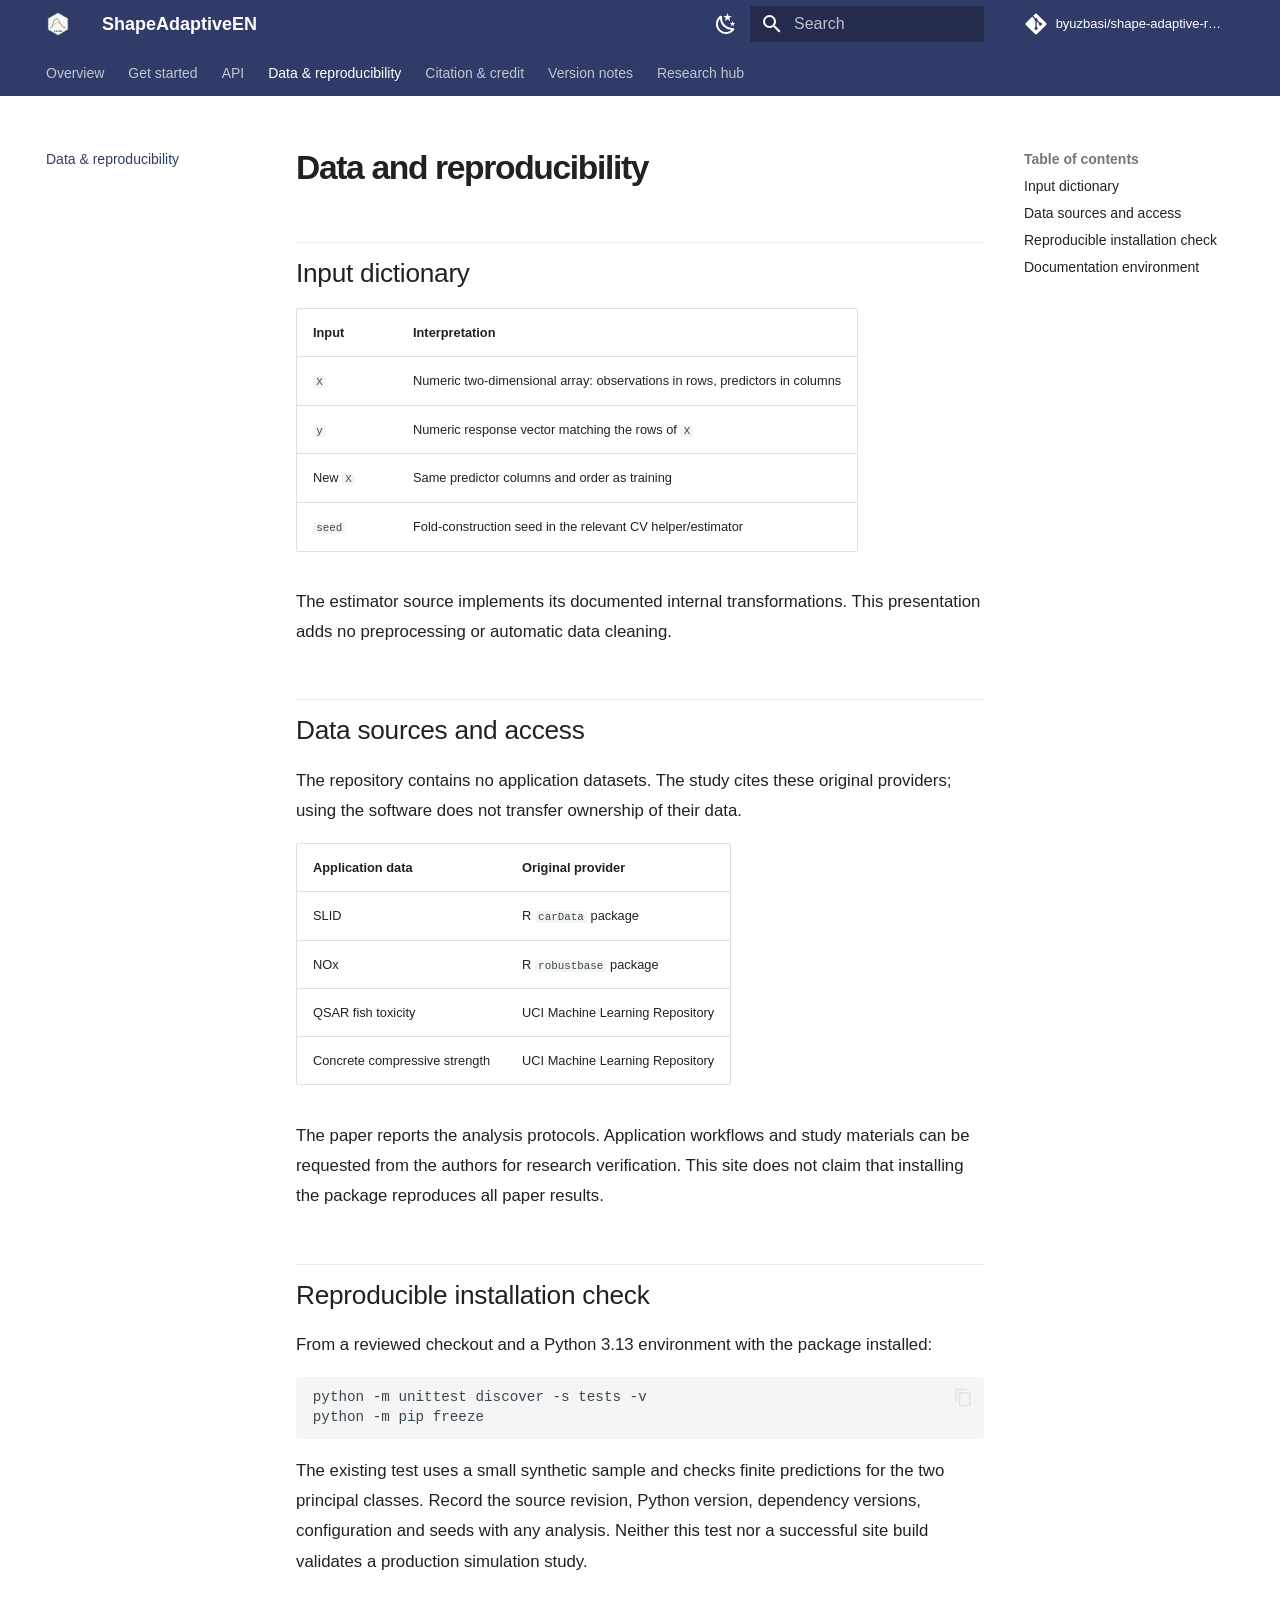
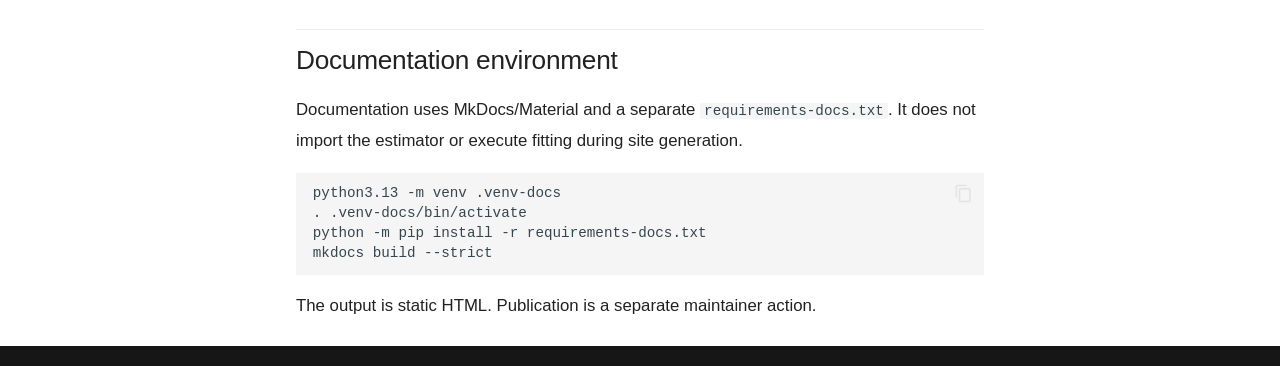
<file: docs/reproducibility/index.html>
<!doctype html>
<html lang="en" class="no-js">
  <head>
    
      <meta charset="utf-8">
      <meta name="viewport" content="width=device-width,initial-scale=1">
      
        <meta name="description" content="Shape-adaptive robust regression — Python software, examples and API.">
      
      
      
        <link rel="canonical" href="https://byuzbasi.github.io/shape-adaptive-robust-regression/reproducibility/">
      
      
        <link rel="prev" href="../reference/">
      
      
        <link rel="next" href="../citation/">
      
      
        
      
      
      <link rel="icon" href="../assets/logo.svg">
      <meta name="generator" content="mkdocs-1.6.1, mkdocs-material-9.7.7">
    
    
      
        <title>Data & reproducibility - ShapeAdaptiveEN</title>
      
    
    
      <link rel="stylesheet" href="../assets/stylesheets/main.ec1eaa64.min.css">
      
        
        <link rel="stylesheet" href="../assets/stylesheets/palette.ab4e12ef.min.css">
      
      


    
    
      
    
    
      
    
    
      <link rel="stylesheet" href="../assets/extra.css">
    
    <script>__md_scope=new URL("..",location),__md_hash=e=>[...e].reduce(((e,_)=>(e<<5)-e+_.charCodeAt(0)),0),__md_get=(e,_=localStorage,t=__md_scope)=>JSON.parse(_.getItem(t.pathname+"."+e)),__md_set=(e,_,t=localStorage,a=__md_scope)=>{try{t.setItem(a.pathname+"."+e,JSON.stringify(_))}catch(e){}}</script>
    
      

    
    
  </head>
  
  
    
    
      
    
    
    
    
    <body dir="ltr" data-md-color-scheme="default" data-md-color-primary="custom" data-md-color-accent="custom">
  
    
    <input class="md-toggle" data-md-toggle="drawer" type="checkbox" id="__drawer" autocomplete="off">
    <input class="md-toggle" data-md-toggle="search" type="checkbox" id="__search" autocomplete="off">
    <label class="md-overlay" for="__drawer"></label>
    <div data-md-component="skip">
      
        
        <a href="#data-and-reproducibility" class="md-skip">
          Skip to content
        </a>
      
    </div>
    <div data-md-component="announce">
      
    </div>
    
    
      

<header class="md-header" data-md-component="header">
  <nav class="md-header__inner md-grid" aria-label="Header">
    <a href=".." title="ShapeAdaptiveEN" class="md-header__button md-logo" aria-label="ShapeAdaptiveEN" data-md-component="logo">
      
  <img src="../assets/logo.svg" alt="logo">

    </a>
    <label class="md-header__button md-icon" for="__drawer">
      
      <svg xmlns="http://www.w3.org/2000/svg" viewBox="0 0 24 24"><path d="M3 6h18v2H3zm0 5h18v2H3zm0 5h18v2H3z"/></svg>
    </label>
    <div class="md-header__title" data-md-component="header-title">
      <div class="md-header__ellipsis">
        <div class="md-header__topic">
          <span class="md-ellipsis">
            ShapeAdaptiveEN
          </span>
        </div>
        <div class="md-header__topic" data-md-component="header-topic">
          <span class="md-ellipsis">
            
              Data & reproducibility
            
          </span>
        </div>
      </div>
    </div>
    
      
        <form class="md-header__option" data-md-component="palette">
  
    
    
    
    <input class="md-option" data-md-color-media="" data-md-color-scheme="default" data-md-color-primary="custom" data-md-color-accent="custom"  aria-label="Switch to dark mode"  type="radio" name="__palette" id="__palette_0">
    
      <label class="md-header__button md-icon" title="Switch to dark mode" for="__palette_1" hidden>
        <svg xmlns="http://www.w3.org/2000/svg" viewBox="0 0 24 24"><path d="m17.75 4.09-2.53 1.94.91 3.06-2.63-1.81-2.63 1.81.91-3.06-2.53-1.94L12.44 4l1.06-3 1.06 3zm3.5 6.91-1.64 1.25.59 1.98-1.7-1.17-1.7 1.17.59-1.98L15.75 11l2.06-.05L18.5 9l.69 1.95zm-2.28 4.95c.83-.08 1.72 1.1 1.19 1.85-.32.45-.66.87-1.08 1.27C15.17 23 8.84 23 4.94 19.07c-3.91-3.9-3.91-10.24 0-14.14.4-.4.82-.76 1.27-1.08.75-.53 1.93.36 1.85 1.19-.27 2.86.69 5.83 2.89 8.02a9.96 9.96 0 0 0 8.02 2.89m-1.64 2.02a12.08 12.08 0 0 1-7.8-3.47c-2.17-2.19-3.33-5-3.49-7.82-2.81 3.14-2.7 7.96.31 10.98 3.02 3.01 7.84 3.12 10.98.31"/></svg>
      </label>
    
  
    
    
    
    <input class="md-option" data-md-color-media="" data-md-color-scheme="slate" data-md-color-primary="custom" data-md-color-accent="custom"  aria-label="Switch to light mode"  type="radio" name="__palette" id="__palette_1">
    
      <label class="md-header__button md-icon" title="Switch to light mode" for="__palette_0" hidden>
        <svg xmlns="http://www.w3.org/2000/svg" viewBox="0 0 24 24"><path d="M12 7a5 5 0 0 1 5 5 5 5 0 0 1-5 5 5 5 0 0 1-5-5 5 5 0 0 1 5-5m0 2a3 3 0 0 0-3 3 3 3 0 0 0 3 3 3 3 0 0 0 3-3 3 3 0 0 0-3-3m0-7 2.39 3.42C13.65 5.15 12.84 5 12 5s-1.65.15-2.39.42zM3.34 7l4.16-.35A7.2 7.2 0 0 0 5.94 8.5c-.44.74-.69 1.5-.83 2.29zm.02 10 1.76-3.77a7.131 7.131 0 0 0 2.38 4.14zM20.65 7l-1.77 3.79a7.02 7.02 0 0 0-2.38-4.15zm-.01 10-4.14.36c.59-.51 1.12-1.14 1.54-1.86.42-.73.69-1.5.83-2.29zM12 22l-2.41-3.44c.74.27 1.55.44 2.41.44.82 0 1.63-.17 2.37-.44z"/></svg>
      </label>
    
  
</form>
      
    
    
      <script>var palette=__md_get("__palette");if(palette&&palette.color){if("(prefers-color-scheme)"===palette.color.media){var media=matchMedia("(prefers-color-scheme: light)"),input=document.querySelector(media.matches?"[data-md-color-media='(prefers-color-scheme: light)']":"[data-md-color-media='(prefers-color-scheme: dark)']");palette.color.media=input.getAttribute("data-md-color-media"),palette.color.scheme=input.getAttribute("data-md-color-scheme"),palette.color.primary=input.getAttribute("data-md-color-primary"),palette.color.accent=input.getAttribute("data-md-color-accent")}for(var[key,value]of Object.entries(palette.color))document.body.setAttribute("data-md-color-"+key,value)}</script>
    
    
    
      
      
        <label class="md-header__button md-icon" for="__search">
          
          <svg xmlns="http://www.w3.org/2000/svg" viewBox="0 0 24 24"><path d="M9.5 3A6.5 6.5 0 0 1 16 9.5c0 1.61-.59 3.09-1.56 4.23l.27.27h.79l5 5-1.5 1.5-5-5v-.79l-.27-.27A6.52 6.52 0 0 1 9.5 16 6.5 6.5 0 0 1 3 9.5 6.5 6.5 0 0 1 9.5 3m0 2C7 5 5 7 5 9.5S7 14 9.5 14 14 12 14 9.5 12 5 9.5 5"/></svg>
        </label>
        <div class="md-search" data-md-component="search" role="dialog">
  <label class="md-search__overlay" for="__search"></label>
  <div class="md-search__inner" role="search">
    <form class="md-search__form" name="search">
      <input type="text" class="md-search__input" name="query" aria-label="Search" placeholder="Search" autocapitalize="off" autocorrect="off" autocomplete="off" spellcheck="false" data-md-component="search-query" required>
      <label class="md-search__icon md-icon" for="__search">
        
        <svg xmlns="http://www.w3.org/2000/svg" viewBox="0 0 24 24"><path d="M9.5 3A6.5 6.5 0 0 1 16 9.5c0 1.61-.59 3.09-1.56 4.23l.27.27h.79l5 5-1.5 1.5-5-5v-.79l-.27-.27A6.52 6.52 0 0 1 9.5 16 6.5 6.5 0 0 1 3 9.5 6.5 6.5 0 0 1 9.5 3m0 2C7 5 5 7 5 9.5S7 14 9.5 14 14 12 14 9.5 12 5 9.5 5"/></svg>
        
        <svg xmlns="http://www.w3.org/2000/svg" viewBox="0 0 24 24"><path d="M20 11v2H8l5.5 5.5-1.42 1.42L4.16 12l7.92-7.92L13.5 5.5 8 11z"/></svg>
      </label>
      <nav class="md-search__options" aria-label="Search">
        
        <button type="reset" class="md-search__icon md-icon" title="Clear" aria-label="Clear" tabindex="-1">
          
          <svg xmlns="http://www.w3.org/2000/svg" viewBox="0 0 24 24"><path d="M19 6.41 17.59 5 12 10.59 6.41 5 5 6.41 10.59 12 5 17.59 6.41 19 12 13.41 17.59 19 19 17.59 13.41 12z"/></svg>
        </button>
      </nav>
      
    </form>
    <div class="md-search__output">
      <div class="md-search__scrollwrap" tabindex="0" data-md-scrollfix>
        <div class="md-search-result" data-md-component="search-result">
          <div class="md-search-result__meta">
            Initializing search
          </div>
          <ol class="md-search-result__list" role="presentation"></ol>
        </div>
      </div>
    </div>
  </div>
</div>
      
    
    
      <div class="md-header__source">
        <a href="https://github.com/byuzbasi/shape-adaptive-robust-regression" title="Go to repository" class="md-source" data-md-component="source">
  <div class="md-source__icon md-icon">
    
    <svg xmlns="http://www.w3.org/2000/svg" viewBox="0 0 448 512"><!--! Font Awesome Free 7.1.0 by @fontawesome - https://fontawesome.com License - https://fontawesome.com/license/free (Icons: CC BY 4.0, Fonts: SIL OFL 1.1, Code: MIT License) Copyright 2025 Fonticons, Inc.--><path d="M439.6 236.1 244 40.5c-5.4-5.5-12.8-8.5-20.4-8.5s-15 3-20.4 8.4L162.5 81l51.5 51.5c27.1-9.1 52.7 16.8 43.4 43.7l49.7 49.7c34.2-11.8 61.2 31 35.5 56.7-26.5 26.5-70.2-2.9-56-37.3L240.3 199v121.9c25.3 12.5 22.3 41.8 9.1 55-6.4 6.4-15.2 10.1-24.3 10.1s-17.8-3.6-24.3-10.1c-17.6-17.6-11.1-46.9 11.2-56v-123c-20.8-8.5-24.6-30.7-18.6-45L142.6 101 8.5 235.1C3 240.6 0 247.9 0 255.5s3 15 8.5 20.4l195.6 195.7c5.4 5.4 12.7 8.4 20.4 8.4s15-3 20.4-8.4l194.7-194.7c5.4-5.4 8.4-12.8 8.4-20.4s-3-15-8.4-20.4"/></svg>
  </div>
  <div class="md-source__repository">
    byuzbasi/shape-adaptive-robust-regression
  </div>
</a>
      </div>
    
  </nav>
  
</header>
    
    <div class="md-container" data-md-component="container">
      
      
        
          
            
<nav class="md-tabs" aria-label="Tabs" data-md-component="tabs">
  <div class="md-grid">
    <ul class="md-tabs__list">
      
        
  
  
  
  
    <li class="md-tabs__item">
      <a href=".." class="md-tabs__link">
        
  
  
    
  
  Overview

      </a>
    </li>
  

      
        
  
  
  
  
    <li class="md-tabs__item">
      <a href="../getting-started/" class="md-tabs__link">
        
  
  
    
  
  Get started

      </a>
    </li>
  

      
        
  
  
  
  
    <li class="md-tabs__item">
      <a href="../reference/" class="md-tabs__link">
        
  
  
    
  
  API

      </a>
    </li>
  

      
        
  
  
  
    
  
  
    <li class="md-tabs__item md-tabs__item--active">
      <a href="./" class="md-tabs__link">
        
  
  
    
  
  Data & reproducibility

      </a>
    </li>
  

      
        
  
  
  
  
    <li class="md-tabs__item">
      <a href="../citation/" class="md-tabs__link">
        
  
  
    
  
  Citation & credit

      </a>
    </li>
  

      
        
  
  
  
  
    <li class="md-tabs__item">
      <a href="../changelog/" class="md-tabs__link">
        
  
  
    
  
  Version notes

      </a>
    </li>
  

      
        
  
  
  
  
    <li class="md-tabs__item">
      <a href="https://byuzbasi.github.io/en/software/" class="md-tabs__link">
        
  
  
    
  
  Research hub

      </a>
    </li>
  

      
    </ul>
  </div>
</nav>
          
        
      
      <main class="md-main" data-md-component="main">
        <div class="md-main__inner md-grid">
          
            
              
              <div class="md-sidebar md-sidebar--primary" data-md-component="sidebar" data-md-type="navigation" >
                <div class="md-sidebar__scrollwrap">
                  <div class="md-sidebar__inner">
                    


  


<nav class="md-nav md-nav--primary md-nav--lifted" aria-label="Navigation" data-md-level="0">
  <label class="md-nav__title" for="__drawer">
    <a href=".." title="ShapeAdaptiveEN" class="md-nav__button md-logo" aria-label="ShapeAdaptiveEN" data-md-component="logo">
      
  <img src="../assets/logo.svg" alt="logo">

    </a>
    ShapeAdaptiveEN
  </label>
  
    <div class="md-nav__source">
      <a href="https://github.com/byuzbasi/shape-adaptive-robust-regression" title="Go to repository" class="md-source" data-md-component="source">
  <div class="md-source__icon md-icon">
    
    <svg xmlns="http://www.w3.org/2000/svg" viewBox="0 0 448 512"><!--! Font Awesome Free 7.1.0 by @fontawesome - https://fontawesome.com License - https://fontawesome.com/license/free (Icons: CC BY 4.0, Fonts: SIL OFL 1.1, Code: MIT License) Copyright 2025 Fonticons, Inc.--><path d="M439.6 236.1 244 40.5c-5.4-5.5-12.8-8.5-20.4-8.5s-15 3-20.4 8.4L162.5 81l51.5 51.5c27.1-9.1 52.7 16.8 43.4 43.7l49.7 49.7c34.2-11.8 61.2 31 35.5 56.7-26.5 26.5-70.2-2.9-56-37.3L240.3 199v121.9c25.3 12.5 22.3 41.8 9.1 55-6.4 6.4-15.2 10.1-24.3 10.1s-17.8-3.6-24.3-10.1c-17.6-17.6-11.1-46.9 11.2-56v-123c-20.8-8.5-24.6-30.7-18.6-45L142.6 101 8.5 235.1C3 240.6 0 247.9 0 255.5s3 15 8.5 20.4l195.6 195.7c5.4 5.4 12.7 8.4 20.4 8.4s15-3 20.4-8.4l194.7-194.7c5.4-5.4 8.4-12.8 8.4-20.4s-3-15-8.4-20.4"/></svg>
  </div>
  <div class="md-source__repository">
    byuzbasi/shape-adaptive-robust-regression
  </div>
</a>
    </div>
  
  <ul class="md-nav__list" data-md-scrollfix>
    
      
      
  
  
  
  
    <li class="md-nav__item">
      <a href=".." class="md-nav__link">
        
  
  
  <span class="md-ellipsis">
    
  
    Overview
  

    
  </span>
  
  

      </a>
    </li>
  

    
      
      
  
  
  
  
    <li class="md-nav__item">
      <a href="../getting-started/" class="md-nav__link">
        
  
  
  <span class="md-ellipsis">
    
  
    Get started
  

    
  </span>
  
  

      </a>
    </li>
  

    
      
      
  
  
  
  
    <li class="md-nav__item">
      <a href="../reference/" class="md-nav__link">
        
  
  
  <span class="md-ellipsis">
    
  
    API
  

    
  </span>
  
  

      </a>
    </li>
  

    
      
      
  
  
    
  
  
  
    <li class="md-nav__item md-nav__item--active">
      
      <input class="md-nav__toggle md-toggle" type="checkbox" id="__toc">
      
      
        
      
      
        <label class="md-nav__link md-nav__link--active" for="__toc">
          
  
  
  <span class="md-ellipsis">
    
  
    Data & reproducibility
  

    
  </span>
  
  

          <span class="md-nav__icon md-icon"></span>
        </label>
      
      <a href="./" class="md-nav__link md-nav__link--active">
        
  
  
  <span class="md-ellipsis">
    
  
    Data & reproducibility
  

    
  </span>
  
  

      </a>
      
        

<nav class="md-nav md-nav--secondary" aria-label="Table of contents">
  
  
  
    
  
  
    <label class="md-nav__title" for="__toc">
      <span class="md-nav__icon md-icon"></span>
      Table of contents
    </label>
    <ul class="md-nav__list" data-md-component="toc" data-md-scrollfix>
      
        <li class="md-nav__item">
  <a href="#input-dictionary" class="md-nav__link">
    <span class="md-ellipsis">
      
        Input dictionary
      
    </span>
  </a>
  
</li>
      
        <li class="md-nav__item">
  <a href="#data-sources-and-access" class="md-nav__link">
    <span class="md-ellipsis">
      
        Data sources and access
      
    </span>
  </a>
  
</li>
      
        <li class="md-nav__item">
  <a href="#reproducible-installation-check" class="md-nav__link">
    <span class="md-ellipsis">
      
        Reproducible installation check
      
    </span>
  </a>
  
</li>
      
        <li class="md-nav__item">
  <a href="#documentation-environment" class="md-nav__link">
    <span class="md-ellipsis">
      
        Documentation environment
      
    </span>
  </a>
  
</li>
      
    </ul>
  
</nav>
      
    </li>
  

    
      
      
  
  
  
  
    <li class="md-nav__item">
      <a href="../citation/" class="md-nav__link">
        
  
  
  <span class="md-ellipsis">
    
  
    Citation & credit
  

    
  </span>
  
  

      </a>
    </li>
  

    
      
      
  
  
  
  
    <li class="md-nav__item">
      <a href="../changelog/" class="md-nav__link">
        
  
  
  <span class="md-ellipsis">
    
  
    Version notes
  

    
  </span>
  
  

      </a>
    </li>
  

    
      
      
  
  
  
  
    <li class="md-nav__item">
      <a href="https://byuzbasi.github.io/en/software/" class="md-nav__link">
        
  
  
  <span class="md-ellipsis">
    
  
    Research hub
  

    
  </span>
  
  

      </a>
    </li>
  

    
  </ul>
</nav>
                  </div>
                </div>
              </div>
            
            
              
              <div class="md-sidebar md-sidebar--secondary" data-md-component="sidebar" data-md-type="toc" >
                <div class="md-sidebar__scrollwrap">
                  <div class="md-sidebar__inner">
                    

<nav class="md-nav md-nav--secondary" aria-label="Table of contents">
  
  
  
    
  
  
    <label class="md-nav__title" for="__toc">
      <span class="md-nav__icon md-icon"></span>
      Table of contents
    </label>
    <ul class="md-nav__list" data-md-component="toc" data-md-scrollfix>
      
        <li class="md-nav__item">
  <a href="#input-dictionary" class="md-nav__link">
    <span class="md-ellipsis">
      
        Input dictionary
      
    </span>
  </a>
  
</li>
      
        <li class="md-nav__item">
  <a href="#data-sources-and-access" class="md-nav__link">
    <span class="md-ellipsis">
      
        Data sources and access
      
    </span>
  </a>
  
</li>
      
        <li class="md-nav__item">
  <a href="#reproducible-installation-check" class="md-nav__link">
    <span class="md-ellipsis">
      
        Reproducible installation check
      
    </span>
  </a>
  
</li>
      
        <li class="md-nav__item">
  <a href="#documentation-environment" class="md-nav__link">
    <span class="md-ellipsis">
      
        Documentation environment
      
    </span>
  </a>
  
</li>
      
    </ul>
  
</nav>
                  </div>
                </div>
              </div>
            
          
          
            <div class="md-content" data-md-component="content">
              
              <article class="md-content__inner md-typeset">
                
                  



<h1 id="data-and-reproducibility">Data and reproducibility<a class="headerlink" href="#data-and-reproducibility" title="Permanent link">&para;</a></h1>
<h2 id="input-dictionary">Input dictionary<a class="headerlink" href="#input-dictionary" title="Permanent link">&para;</a></h2>
<table>
<thead>
<tr>
<th style="text-align: left;">Input</th>
<th style="text-align: left;">Interpretation</th>
</tr>
</thead>
<tbody>
<tr>
<td style="text-align: left;"><code>X</code></td>
<td style="text-align: left;">Numeric two-dimensional array: observations in rows, predictors in columns</td>
</tr>
<tr>
<td style="text-align: left;"><code>y</code></td>
<td style="text-align: left;">Numeric response vector matching the rows of <code>X</code></td>
</tr>
<tr>
<td style="text-align: left;">New <code>X</code></td>
<td style="text-align: left;">Same predictor columns and order as training</td>
</tr>
<tr>
<td style="text-align: left;"><code>seed</code></td>
<td style="text-align: left;">Fold-construction seed in the relevant CV helper/estimator</td>
</tr>
</tbody>
</table>
<p>The estimator source implements its documented internal transformations.
This presentation adds no preprocessing or automatic data cleaning.</p>
<h2 id="data-sources-and-access">Data sources and access<a class="headerlink" href="#data-sources-and-access" title="Permanent link">&para;</a></h2>
<p>The repository contains no application datasets. The study cites these original
providers; using the software does not transfer ownership of their data.</p>
<table>
<thead>
<tr>
<th style="text-align: left;">Application data</th>
<th style="text-align: left;">Original provider</th>
</tr>
</thead>
<tbody>
<tr>
<td style="text-align: left;">SLID</td>
<td style="text-align: left;">R <code>carData</code> package</td>
</tr>
<tr>
<td style="text-align: left;">NOx</td>
<td style="text-align: left;">R <code>robustbase</code> package</td>
</tr>
<tr>
<td style="text-align: left;">QSAR fish toxicity</td>
<td style="text-align: left;">UCI Machine Learning Repository</td>
</tr>
<tr>
<td style="text-align: left;">Concrete compressive strength</td>
<td style="text-align: left;">UCI Machine Learning Repository</td>
</tr>
</tbody>
</table>
<p>The paper reports the analysis protocols. Application workflows and study
materials can be requested from the authors for research verification.
This site does not claim that installing the package reproduces all paper results.</p>
<h2 id="reproducible-installation-check">Reproducible installation check<a class="headerlink" href="#reproducible-installation-check" title="Permanent link">&para;</a></h2>
<p>From a reviewed checkout and a Python 3.13 environment with the package installed:</p>
<div class="highlight"><pre><span></span><code><a id="__codelineno-0-1" name="__codelineno-0-1" href="#__codelineno-0-1"></a>python<span class="w"> </span>-m<span class="w"> </span>unittest<span class="w"> </span>discover<span class="w"> </span>-s<span class="w"> </span>tests<span class="w"> </span>-v
<a id="__codelineno-0-2" name="__codelineno-0-2" href="#__codelineno-0-2"></a>python<span class="w"> </span>-m<span class="w"> </span>pip<span class="w"> </span>freeze
</code></pre></div>
<p>The existing test uses a small synthetic sample and checks finite predictions
for the two principal classes. Record the source revision, Python version,
dependency versions, configuration and seeds with any analysis. Neither this
test nor a successful site build validates a production simulation study.</p>
<h2 id="documentation-environment">Documentation environment<a class="headerlink" href="#documentation-environment" title="Permanent link">&para;</a></h2>
<p>Documentation uses MkDocs/Material and a separate <code>requirements-docs.txt</code>.
It does not import the estimator or execute fitting during site generation.</p>
<div class="highlight"><pre><span></span><code><a id="__codelineno-1-1" name="__codelineno-1-1" href="#__codelineno-1-1"></a>python3.13<span class="w"> </span>-m<span class="w"> </span>venv<span class="w"> </span>.venv-docs
<a id="__codelineno-1-2" name="__codelineno-1-2" href="#__codelineno-1-2"></a>.<span class="w"> </span>.venv-docs/bin/activate
<a id="__codelineno-1-3" name="__codelineno-1-3" href="#__codelineno-1-3"></a>python<span class="w"> </span>-m<span class="w"> </span>pip<span class="w"> </span>install<span class="w"> </span>-r<span class="w"> </span>requirements-docs.txt
<a id="__codelineno-1-4" name="__codelineno-1-4" href="#__codelineno-1-4"></a>mkdocs<span class="w"> </span>build<span class="w"> </span>--strict
</code></pre></div>
<p>The output is static HTML. Publication is a separate maintainer action.</p>












                
              </article>
            </div>
          
          
<script>var target=document.getElementById(location.hash.slice(1));target&&target.name&&(target.checked=target.name.startsWith("__tabbed_"))</script>
        </div>
        
          <button type="button" class="md-top md-icon" data-md-component="top" hidden>
  
  <svg xmlns="http://www.w3.org/2000/svg" viewBox="0 0 24 24"><path d="M13 20h-2V8l-5.5 5.5-1.42-1.42L12 4.16l7.92 7.92-1.42 1.42L13 8z"/></svg>
  Back to top
</button>
        
      </main>
      
        <footer class="md-footer">
  
  <div class="md-footer-meta md-typeset">
    <div class="md-footer-meta__inner md-grid">
      <div class="md-copyright">
  
  
</div>
      
    </div>
  </div>
</footer>
      
    </div>
    <div class="md-dialog" data-md-component="dialog">
      <div class="md-dialog__inner md-typeset"></div>
    </div>
    
    
    
      
      
      <script id="__config" type="application/json">{"annotate": null, "base": "..", "features": ["navigation.tabs", "navigation.sections", "navigation.top", "content.code.copy"], "search": "../assets/javascripts/workers/search.2c215733.min.js", "tags": null, "translations": {"clipboard.copied": "Copied to clipboard", "clipboard.copy": "Copy to clipboard", "search.result.more.one": "1 more on this page", "search.result.more.other": "# more on this page", "search.result.none": "No matching documents", "search.result.one": "1 matching document", "search.result.other": "# matching documents", "search.result.placeholder": "Type to start searching", "search.result.term.missing": "Missing", "select.version": "Select version"}, "version": null}</script>
    
    
      <script src="../assets/javascripts/bundle.d7400e89.min.js"></script>
      
    
  </body>
</html>
</file>
<file: docs/assets/extra.css>
:root { --md-primary-fg-color: #313b68; --md-accent-fg-color: #6578a0; }
.md-typeset h1 { font-weight: 650; letter-spacing: -.04em; color: var(--md-default-fg-color); }
.md-typeset h2 { margin-top: 2.6rem; padding-top: .6rem; border-top: 1px solid #8da2b833; }
.md-typeset { font-size: .84rem; line-height: 1.8; }
.md-typeset img { border-radius: 1rem; max-width: 100%; }
.md-typeset pre { border-radius: .55rem; }
.md-typeset .md-button { margin: .25rem .35rem .25rem 0; }
.md-typeset .hero-note { color: var(--md-default-fg-color--light); font-size: .7rem; }
[data-md-color-scheme="slate"] { --md-default-bg-color: #202736; --md-code-bg-color: #293346; }
</file>
<file: docs/assets/stylesheets/main.ec1eaa64.min.css>
@charset "UTF-8";html{-webkit-text-size-adjust:none;-moz-text-size-adjust:none;text-size-adjust:none;box-sizing:border-box}*,:after,:before{box-sizing:inherit}@media (prefers-reduced-motion){*,:after,:before{transition:none!important}}body{margin:0}a,button,input,label{-webkit-tap-highlight-color:transparent}a{color:inherit;text-decoration:none}hr{border:0;box-sizing:initial;display:block;height:.05rem;overflow:visible;padding:0}small{font-size:80%}sub,sup{line-height:1em}img{border-style:none}table{border-collapse:initial;border-spacing:0}td,th{font-weight:400;vertical-align:top}button{background:#0000;border:0;font-family:inherit;font-size:inherit;margin:0;padding:0}input{border:0;outline:none}:root{--md-primary-fg-color:#4051b5;--md-primary-fg-color--light:#5d6cc0;--md-primary-fg-color--dark:#303fa1;--md-primary-bg-color:#fff;--md-primary-bg-color--light:#ffffffb3;--md-accent-fg-color:#526cfe;--md-accent-fg-color--transparent:#526cfe1a;--md-accent-bg-color:#fff;--md-accent-bg-color--light:#ffffffb3}[data-md-color-scheme=default]{color-scheme:light}[data-md-color-scheme=default] img[src$="#gh-dark-mode-only"],[data-md-color-scheme=default] img[src$="#only-dark"]{display:none}:root,[data-md-color-scheme=default]{--md-hue:225deg;--md-default-fg-color:#000000de;--md-default-fg-color--light:#0000008a;--md-default-fg-color--lighter:#00000052;--md-default-fg-color--lightest:#00000012;--md-default-bg-color:#fff;--md-default-bg-color--light:#ffffffb3;--md-default-bg-color--lighter:#ffffff4d;--md-default-bg-color--lightest:#ffffff1f;--md-code-fg-color:#36464e;--md-code-bg-color:#f5f5f5;--md-code-bg-color--light:#f5f5f5b3;--md-code-bg-color--lighter:#f5f5f54d;--md-code-hl-color:#4287ff;--md-code-hl-color--light:#4287ff1a;--md-code-hl-number-color:#d52a2a;--md-code-hl-special-color:#db1457;--md-code-hl-function-color:#a846b9;--md-code-hl-constant-color:#6e59d9;--md-code-hl-keyword-color:#3f6ec6;--md-code-hl-string-color:#1c7d4d;--md-code-hl-name-color:var(--md-code-fg-color);--md-code-hl-operator-color:var(--md-default-fg-color--light);--md-code-hl-punctuation-color:var(--md-default-fg-color--light);--md-code-hl-comment-color:var(--md-default-fg-color--light);--md-code-hl-generic-color:var(--md-default-fg-color--light);--md-code-hl-variable-color:var(--md-default-fg-color--light);--md-typeset-color:var(--md-default-fg-color);--md-typeset-a-color:var(--md-primary-fg-color);--md-typeset-del-color:#f5503d26;--md-typeset-ins-color:#0bd57026;--md-typeset-kbd-color:#fafafa;--md-typeset-kbd-accent-color:#fff;--md-typeset-kbd-border-color:#b8b8b8;--md-typeset-mark-color:#ffff0080;--md-typeset-table-color:#0000001f;--md-typeset-table-color--light:rgba(0,0,0,.035);--md-admonition-fg-color:var(--md-default-fg-color);--md-admonition-bg-color:var(--md-default-bg-color);--md-warning-fg-color:#000000de;--md-warning-bg-color:#ff9;--md-footer-fg-color:#fff;--md-footer-fg-color--light:#ffffffb3;--md-footer-fg-color--lighter:#ffffff73;--md-footer-bg-color:#000000de;--md-footer-bg-color--dark:#00000052;--md-shadow-z1:0 0.2rem 0.5rem #0000000d,0 0 0.05rem #0000001a;--md-shadow-z2:0 0.2rem 0.5rem #0000001a,0 0 0.05rem #00000040;--md-shadow-z3:0 0.2rem 0.5rem #0003,0 0 0.05rem #00000059}.md-icon svg{fill:currentcolor;display:block;height:1.2rem;width:1.2rem}body{-webkit-font-smoothing:antialiased;-moz-osx-font-smoothing:grayscale;--md-text-font-family:var(--md-text-font,_),-apple-system,BlinkMacSystemFont,Helvetica,Arial,sans-serif;--md-code-font-family:var(--md-code-font,_),SFMono-Regular,Consolas,Menlo,monospace}aside,body,input{font-feature-settings:"kern","liga";color:var(--md-typeset-color);font-family:var(--md-text-font-family)}code,kbd,pre{font-feature-settings:"kern";font-family:var(--md-code-font-family)}:root{--md-typeset-table-sort-icon:url('data:image/svg+xml;charset=utf-8,<svg xmlns="http://www.w3.org/2000/svg" viewBox="0 0 24 24"><path d="m18 21-4-4h3V7h-3l4-4 4 4h-3v10h3M2 19v-2h10v2M2 13v-2h7v2M2 7V5h4v2z"/></svg>');--md-typeset-table-sort-icon--asc:url('data:image/svg+xml;charset=utf-8,<svg xmlns="http://www.w3.org/2000/svg" viewBox="0 0 24 24"><path d="M19 17h3l-4 4-4-4h3V3h2M2 17h10v2H2M6 5v2H2V5m0 6h7v2H2z"/></svg>');--md-typeset-table-sort-icon--desc:url('data:image/svg+xml;charset=utf-8,<svg xmlns="http://www.w3.org/2000/svg" viewBox="0 0 24 24"><path d="M19 7h3l-4-4-4 4h3v14h2M2 17h10v2H2M6 5v2H2V5m0 6h7v2H2z"/></svg>')}.md-typeset{-webkit-print-color-adjust:exact;color-adjust:exact;font-size:.8rem;line-height:1.6;overflow-wrap:break-word}@media print{.md-typeset{font-size:.68rem}}.md-typeset blockquote,.md-typeset dl,.md-typeset figure,.md-typeset ol,.md-typeset pre,.md-typeset ul{margin-bottom:1em;margin-top:1em}.md-typeset h1{color:var(--md-default-fg-color--light);font-size:2em;line-height:1.3;margin:0 0 1.25em}.md-typeset h1,.md-typeset h2{font-weight:300;letter-spacing:-.01em}.md-typeset h2{font-size:1.5625em;line-height:1.4;margin:1.6em 0 .64em}.md-typeset h3{font-size:1.25em;font-weight:400;letter-spacing:-.01em;line-height:1.5;margin:1.6em 0 .8em}.md-typeset h2+h3{margin-top:.8em}.md-typeset h4{font-weight:700;letter-spacing:-.01em;margin:1em 0}.md-typeset h5,.md-typeset h6{color:var(--md-default-fg-color--light);font-size:.8em;font-weight:700;letter-spacing:-.01em;margin:1.25em 0}.md-typeset h5{text-transform:uppercase}.md-typeset h5 code{text-transform:none}.md-typeset hr{border-bottom:.05rem solid var(--md-default-fg-color--lightest);display:flow-root;margin:1.5em 0}.md-typeset a{color:var(--md-typeset-a-color);word-break:break-word}.md-typeset a,.md-typeset a:before{transition:color 125ms}.md-typeset a:focus,.md-typeset a:hover{color:var(--md-accent-fg-color)}.md-typeset a:focus code,.md-typeset a:hover code{background-color:var(--md-accent-fg-color--transparent);color:var(--md-accent-fg-color)}.md-typeset a code{color:var(--md-typeset-a-color)}.md-typeset a.focus-visible{outline-color:var(--md-accent-fg-color);outline-offset:.2rem}.md-typeset code,.md-typeset kbd,.md-typeset pre{color:var(--md-code-fg-color);direction:ltr;font-variant-ligatures:none;transition:background-color 125ms}@media print{.md-typeset code,.md-typeset kbd,.md-typeset pre{white-space:pre-wrap}}.md-typeset code{background-color:var(--md-code-bg-color);border-radius:.1rem;-webkit-box-decoration-break:clone;box-decoration-break:clone;font-size:.85em;padding:0 .2941176471em;transition:color 125ms,background-color 125ms;word-break:break-word}.md-typeset code:not(.focus-visible){-webkit-tap-highlight-color:transparent;outline:none}.md-typeset pre{display:flow-root;line-height:1.4;position:relative}.md-typeset pre>code{-webkit-box-decoration-break:slice;box-decoration-break:slice;box-shadow:none;display:block;margin:0;outline-color:var(--md-accent-fg-color);overflow:auto;padding:.7720588235em 1.1764705882em;scrollbar-color:var(--md-default-fg-color--lighter) #0000;scrollbar-width:thin;touch-action:auto;word-break:normal}.md-typeset pre>code:hover{scrollbar-color:var(--md-accent-fg-color) #0000}.md-typeset pre>code::-webkit-scrollbar{height:.2rem;width:.2rem}.md-typeset pre>code::-webkit-scrollbar-thumb{background-color:var(--md-default-fg-color--lighter)}.md-typeset pre>code::-webkit-scrollbar-thumb:hover{background-color:var(--md-accent-fg-color)}.md-typeset kbd{background-color:var(--md-typeset-kbd-color);border-radius:.1rem;box-shadow:0 .1rem 0 .05rem var(--md-typeset-kbd-border-color),0 .1rem 0 var(--md-typeset-kbd-border-color),0 -.1rem .2rem var(--md-typeset-kbd-accent-color) inset;color:var(--md-default-fg-color);display:inline-block;font-size:.75em;padding:0 .6666666667em;vertical-align:text-top;word-break:break-word}.md-typeset mark{background-color:var(--md-typeset-mark-color);-webkit-box-decoration-break:clone;box-decoration-break:clone;color:inherit;word-break:break-word}.md-typeset abbr{cursor:help;text-decoration:none}.md-typeset [data-preview],.md-typeset abbr{border-bottom:.05rem dotted var(--md-default-fg-color--light)}.md-typeset small{opacity:.75}[dir=ltr] .md-typeset sub,[dir=ltr] .md-typeset sup{margin-left:.078125em}[dir=rtl] .md-typeset sub,[dir=rtl] .md-typeset sup{margin-right:.078125em}[dir=ltr] .md-typeset blockquote{padding-left:.6rem}[dir=rtl] .md-typeset blockquote{padding-right:.6rem}[dir=ltr] .md-typeset blockquote{border-left:.2rem solid var(--md-default-fg-color--lighter)}[dir=rtl] .md-typeset blockquote{border-right:.2rem solid var(--md-default-fg-color--lighter)}.md-typeset blockquote{color:var(--md-default-fg-color--light);margin-left:0;margin-right:0}.md-typeset ul{list-style-type:disc}.md-typeset ul[type]{list-style-type:revert-layer}[dir=ltr] .md-typeset ol,[dir=ltr] .md-typeset ul{margin-left:.625em}[dir=rtl] .md-typeset ol,[dir=rtl] .md-typeset ul{margin-right:.625em}.md-typeset ol,.md-typeset ul{padding:0}.md-typeset ol:not([hidden]),.md-typeset ul:not([hidden]){display:flow-root}.md-typeset ol ol,.md-typeset ul ol{list-style-type:lower-alpha}.md-typeset ol ol ol,.md-typeset ul ol ol{list-style-type:lower-roman}.md-typeset ol ol ol ol,.md-typeset ul ol ol ol{list-style-type:upper-alpha}.md-typeset ol ol ol ol ol,.md-typeset ul ol ol ol ol{list-style-type:upper-roman}.md-typeset ol[type],.md-typeset ul[type]{list-style-type:revert-layer}[dir=ltr] .md-typeset ol li,[dir=ltr] .md-typeset ul li{margin-left:1.25em}[dir=rtl] .md-typeset ol li,[dir=rtl] .md-typeset ul li{margin-right:1.25em}.md-typeset ol li,.md-typeset ul li{margin-bottom:.5em}.md-typeset ol li blockquote,.md-typeset ol li p,.md-typeset ul li blockquote,.md-typeset ul li p{margin:.5em 0}.md-typeset ol li:last-child,.md-typeset ul li:last-child{margin-bottom:0}[dir=ltr] .md-typeset ol li ol,[dir=ltr] .md-typeset ol li ul,[dir=ltr] .md-typeset ul li ol,[dir=ltr] .md-typeset ul li ul{margin-left:.625em}[dir=rtl] .md-typeset ol li ol,[dir=rtl] .md-typeset ol li ul,[dir=rtl] .md-typeset ul li ol,[dir=rtl] .md-typeset ul li ul{margin-right:.625em}.md-typeset ol li ol,.md-typeset ol li ul,.md-typeset ul li ol,.md-typeset ul li ul{margin-bottom:.5em;margin-top:.5em}[dir=ltr] .md-typeset dd{margin-left:1.875em}[dir=rtl] .md-typeset dd{margin-right:1.875em}.md-typeset dd{margin-bottom:1.5em;margin-top:1em}.md-typeset img,.md-typeset svg,.md-typeset video{height:auto;max-width:100%}.md-typeset img[align=left]{margin:1em 1em 1em 0}.md-typeset img[align=right]{margin:1em 0 1em 1em}.md-typeset img[align]:only-child{margin-top:0}.md-typeset figure{display:flow-root;margin:1em auto;max-width:100%;text-align:center;width:fit-content}.md-typeset figure img{display:block;margin:0 auto}.md-typeset figcaption{font-style:italic;margin:1em auto;max-width:24rem}.md-typeset iframe{max-width:100%}.md-typeset table:not([class]){background-color:var(--md-default-bg-color);border:.05rem solid var(--md-typeset-table-color);border-radius:.1rem;display:inline-block;font-size:.64rem;max-width:100%;overflow:auto;touch-action:auto}@media print{.md-typeset table:not([class]){display:table}}.md-typeset table:not([class])+*{margin-top:1.5em}.md-typeset table:not([class]) td>:first-child,.md-typeset table:not([class]) th>:first-child{margin-top:0}.md-typeset table:not([class]) td>:last-child,.md-typeset table:not([class]) th>:last-child{margin-bottom:0}.md-typeset table:not([class]) td:not([align]),.md-typeset table:not([class]) th:not([align]){text-align:left}[dir=rtl] .md-typeset table:not([class]) td:not([align]),[dir=rtl] .md-typeset table:not([class]) th:not([align]){text-align:right}.md-typeset table:not([class]) th{font-weight:700;min-width:5rem;padding:.9375em 1.25em;vertical-align:top}.md-typeset table:not([class]) td{border-top:.05rem solid var(--md-typeset-table-color);padding:.9375em 1.25em;vertical-align:top}.md-typeset table:not([class]) tbody tr{transition:background-color 125ms}.md-typeset table:not([class]) tbody tr:hover{background-color:var(--md-typeset-table-color--light);box-shadow:0 .05rem 0 var(--md-default-bg-color) inset}.md-typeset table:not([class]) a{word-break:normal}.md-typeset table th[role=columnheader]{cursor:pointer}[dir=ltr] .md-typeset table th[role=columnheader]:after{margin-left:.5em}[dir=rtl] .md-typeset table th[role=columnheader]:after{margin-right:.5em}.md-typeset table th[role=columnheader]:after{content:"";display:inline-block;height:1.2em;-webkit-mask-image:var(--md-typeset-table-sort-icon);mask-image:var(--md-typeset-table-sort-icon);-webkit-mask-repeat:no-repeat;mask-repeat:no-repeat;-webkit-mask-size:contain;mask-size:contain;transition:background-color 125ms;vertical-align:text-bottom;width:1.2em}.md-typeset table th[role=columnheader]:hover:after{background-color:var(--md-default-fg-color--lighter)}.md-typeset table th[role=columnheader][aria-sort=ascending]:after{background-color:var(--md-default-fg-color--light);-webkit-mask-image:var(--md-typeset-table-sort-icon--asc);mask-image:var(--md-typeset-table-sort-icon--asc)}.md-typeset table th[role=columnheader][aria-sort=descending]:after{background-color:var(--md-default-fg-color--light);-webkit-mask-image:var(--md-typeset-table-sort-icon--desc);mask-image:var(--md-typeset-table-sort-icon--desc)}.md-typeset__scrollwrap{margin:1em -.8rem;overflow-x:auto;touch-action:auto}.md-typeset__table{display:inline-block;margin-bottom:.5em;padding:0 .8rem}@media print{.md-typeset__table{display:block}}html .md-typeset__table table{display:table;margin:0;overflow:hidden;width:100%}@media screen and (max-width:44.984375em){.md-content__inner>pre{margin:1em -.8rem}.md-content__inner>pre code{border-radius:0}}.md-typeset .md-author{border-radius:100%;display:block;flex-shrink:0;height:1.6rem;overflow:hidden;position:relative;transition:color 125ms,transform 125ms;width:1.6rem}.md-typeset .md-author img{display:block}.md-typeset .md-author--more{background:var(--md-default-fg-color--lightest);color:var(--md-default-fg-color--lighter);font-size:.6rem;font-weight:700;line-height:1.6rem;text-align:center}.md-typeset .md-author--long{height:2.4rem;width:2.4rem}.md-typeset a.md-author{transform:scale(1)}.md-typeset a.md-author img{border-radius:100%;filter:grayscale(100%) opacity(75%);transition:filter 125ms}.md-typeset a.md-author:focus,.md-typeset a.md-author:hover{transform:scale(1.1);z-index:1}.md-typeset a.md-author:focus img,.md-typeset a.md-author:hover img{filter:grayscale(0)}.md-banner{background-color:var(--md-footer-bg-color);color:var(--md-footer-fg-color);overflow:auto}@media print{.md-banner{display:none}}.md-banner--warning{background-color:var(--md-warning-bg-color);color:var(--md-warning-fg-color)}.md-banner__inner{font-size:.7rem;margin:.6rem auto;padding:0 .8rem}[dir=ltr] .md-banner__button{float:right}[dir=rtl] .md-banner__button{float:left}.md-banner__button{color:inherit;cursor:pointer;transition:opacity .25s}.no-js .md-banner__button{display:none}.md-banner__button:hover{opacity:.7}html{font-size:125%;height:100%;overflow-x:hidden}@media screen and (min-width:100em){html{font-size:137.5%}}@media screen and (min-width:125em){html{font-size:150%}}body{background-color:var(--md-default-bg-color);display:flex;flex-direction:column;font-size:.5rem;min-height:100%;position:relative;width:100%}@media print{body{display:block}}@media screen and (max-width:59.984375em){body[data-md-scrolllock]{position:fixed}}.md-grid{margin-left:auto;margin-right:auto;max-width:61rem}.md-container{display:flex;flex-direction:column;flex-grow:1}@media print{.md-container{display:block}}.md-main{flex-grow:1}.md-main__inner{display:flex;height:100%;margin-top:1.5rem}.md-ellipsis{overflow:hidden;text-overflow:ellipsis}.md-toggle{display:none}.md-option{height:0;opacity:0;position:absolute;width:0}.md-option:checked+label:not([hidden]){display:block}.md-option.focus-visible+label{outline-color:var(--md-accent-fg-color);outline-style:auto}.md-skip{background-color:var(--md-default-fg-color);border-radius:.1rem;color:var(--md-default-bg-color);font-size:.64rem;margin:.5rem;opacity:0;outline-color:var(--md-accent-fg-color);padding:.3rem .5rem;position:fixed;transform:translateY(.4rem);z-index:-1}.md-skip:focus{opacity:1;transform:translateY(0);transition:transform .25s cubic-bezier(.4,0,.2,1),opacity 175ms 75ms;z-index:10}@page{margin:25mm}:root{--md-clipboard-icon:url('data:image/svg+xml;charset=utf-8,<svg xmlns="http://www.w3.org/2000/svg" viewBox="0 0 24 24"><path d="M19 21H8V7h11m0-2H8a2 2 0 0 0-2 2v14a2 2 0 0 0 2 2h11a2 2 0 0 0 2-2V7a2 2 0 0 0-2-2m-3-4H4a2 2 0 0 0-2 2v14h2V3h12z"/></svg>')}.md-clipboard{border-radius:.1rem;color:var(--md-default-fg-color--lightest);cursor:pointer;height:1.5em;outline-color:var(--md-accent-fg-color);outline-offset:.1rem;transition:color .25s;width:1.5em;z-index:1}@media print{.md-clipboard{display:none}}.md-clipboard:not(.focus-visible){-webkit-tap-highlight-color:transparent;outline:none}:hover>.md-clipboard{color:var(--md-default-fg-color--light)}.md-clipboard:focus,.md-clipboard:hover{color:var(--md-accent-fg-color)}.md-clipboard:after{background-color:currentcolor;content:"";display:block;height:1.125em;margin:0 auto;-webkit-mask-image:var(--md-clipboard-icon);mask-image:var(--md-clipboard-icon);-webkit-mask-position:center;mask-position:center;-webkit-mask-repeat:no-repeat;mask-repeat:no-repeat;-webkit-mask-size:contain;mask-size:contain;width:1.125em}.md-clipboard--inline{cursor:pointer}.md-clipboard--inline code{transition:color .25s,background-color .25s}.md-clipboard--inline:focus code,.md-clipboard--inline:hover code{background-color:var(--md-accent-fg-color--transparent);color:var(--md-accent-fg-color)}:root{--md-code-select-icon:url('data:image/svg+xml;charset=utf-8,<svg xmlns="http://www.w3.org/2000/svg" viewBox="0 0 24 24"><path d="M19 19h-4v2h4c1.1 0 2-.9 2-2v-4h-2m0-12h-4v2h4v4h2V5c0-1.1-.9-2-2-2M5 5h4V3H5c-1.1 0-2 .9-2 2v4h2m0 6H3v4c0 1.1.9 2 2 2h4v-2H5zm2-4h2v2H7zm4 0h2v2h-2zm4 0h2v2h-2zM7 7h2v2H7zm4 0h2v2h-2zm4 0h2v2h-2zm-8 8h2v2H7zm4 0h2v2h-2zm4 0h2v2h-2z"/></svg>');--md-code-copy-icon:url('data:image/svg+xml;charset=utf-8,<svg xmlns="http://www.w3.org/2000/svg" viewBox="0 0 24 24"><path d="M19 21H8V7h11m0-2H8a2 2 0 0 0-2 2v14a2 2 0 0 0 2 2h11a2 2 0 0 0 2-2V7a2 2 0 0 0-2-2m-3-4H4a2 2 0 0 0-2 2v14h2V3h12z"/></svg>')}.md-typeset .md-code__content{display:grid}.md-code__nav{background-color:var(--md-code-bg-color--lighter);border-radius:.1rem;display:flex;gap:.2rem;padding:.2rem;position:absolute;right:.25em;top:.25em;transition:background-color .25s;z-index:1}:hover>.md-code__nav{background-color:var(--md-code-bg-color--light)}.md-code__button{color:var(--md-default-fg-color--lightest);cursor:pointer;display:block;height:1.5em;outline-color:var(--md-accent-fg-color);outline-offset:.1rem;transition:color .25s;width:1.5em}:hover>*>.md-code__button{color:var(--md-default-fg-color--light)}.md-code__button.focus-visible,.md-code__button:hover{color:var(--md-accent-fg-color)}.md-code__button--active{color:var(--md-default-fg-color)!important}.md-code__button:after{background-color:currentcolor;content:"";display:block;height:1.125em;margin:0 auto;-webkit-mask-position:center;mask-position:center;-webkit-mask-repeat:no-repeat;mask-repeat:no-repeat;-webkit-mask-size:contain;mask-size:contain;width:1.125em}.md-code__button[data-md-type=select]:after{-webkit-mask-image:var(--md-code-select-icon);mask-image:var(--md-code-select-icon)}.md-code__button[data-md-type=copy]:after{-webkit-mask-image:var(--md-code-copy-icon);mask-image:var(--md-code-copy-icon)}@keyframes consent{0%{opacity:0;transform:translateY(100%)}to{opacity:1;transform:translateY(0)}}@keyframes overlay{0%{opacity:0}to{opacity:1}}.md-consent__overlay{animation:overlay .25s both;-webkit-backdrop-filter:blur(.1rem);backdrop-filter:blur(.1rem);background-color:#0000008a;height:100%;opacity:1;position:fixed;top:0;width:100%;z-index:5}.md-consent__inner{animation:consent .5s cubic-bezier(.1,.7,.1,1) both;background-color:var(--md-default-bg-color);border:0;border-radius:.1rem;bottom:0;box-shadow:0 0 .2rem #0000001a,0 .2rem .4rem #0003;max-height:100%;overflow:auto;padding:0;position:fixed;width:100%;z-index:5}.md-consent__form{padding:.8rem}.md-consent__settings{display:none;margin:1em 0}input:checked+.md-consent__settings{display:block}.md-consent__controls{margin-bottom:.8rem}.md-typeset .md-consent__controls .md-button{display:inline}@media screen and (max-width:44.984375em){.md-typeset .md-consent__controls .md-button{display:block;margin-top:.4rem;text-align:center;width:100%}}.md-consent label{cursor:pointer}.md-content{flex-grow:1;min-width:0}.md-content__inner{margin:0 .8rem 1.2rem;padding-top:.6rem}@media screen and (min-width:76.25em){[dir=ltr] .md-sidebar--primary:not([hidden])~.md-content>.md-content__inner{margin-left:1.2rem}[dir=ltr] .md-sidebar--secondary:not([hidden])~.md-content>.md-content__inner,[dir=rtl] .md-sidebar--primary:not([hidden])~.md-content>.md-content__inner{margin-right:1.2rem}[dir=rtl] .md-sidebar--secondary:not([hidden])~.md-content>.md-content__inner{margin-left:1.2rem}}.md-content__inner:before{content:"";display:block;height:.4rem}.md-content__inner>:last-child{margin-bottom:0}[dir=ltr] .md-content__button{float:right}[dir=rtl] .md-content__button{float:left}[dir=ltr] .md-content__button{margin-left:.4rem}[dir=rtl] .md-content__button{margin-right:.4rem}.md-content__button{margin:.4rem 0;padding:0}@media print{.md-content__button{display:none}}.md-typeset .md-content__button{color:var(--md-default-fg-color--lighter)}.md-content__button svg{display:inline;vertical-align:top}[dir=rtl] .md-content__button svg{transform:scaleX(-1)}[dir=ltr] .md-dialog{right:.8rem}[dir=rtl] .md-dialog{left:.8rem}.md-dialog{background-color:var(--md-default-fg-color);border-radius:.1rem;bottom:.8rem;box-shadow:var(--md-shadow-z3);min-width:11.1rem;opacity:0;padding:.4rem .6rem;pointer-events:none;position:fixed;transform:translateY(100%);transition:transform 0ms .4s,opacity .4s;z-index:4}@media print{.md-dialog{display:none}}.md-dialog--active{opacity:1;pointer-events:auto;transform:translateY(0);transition:transform .4s cubic-bezier(.075,.85,.175,1),opacity .4s}.md-dialog__inner{color:var(--md-default-bg-color);font-size:.7rem}.md-feedback{margin:2em 0 1em;text-align:center}.md-feedback fieldset{border:none;margin:0;padding:0}.md-feedback__title{font-weight:700;margin:1em auto}.md-feedback__inner{position:relative}.md-feedback__list{display:flex;flex-wrap:wrap;place-content:baseline center;position:relative}.md-feedback__list:hover .md-icon:not(:disabled){color:var(--md-default-fg-color--lighter)}:disabled .md-feedback__list{min-height:1.8rem}.md-feedback__icon{color:var(--md-default-fg-color--light);cursor:pointer;flex-shrink:0;margin:0 .1rem;transition:color 125ms}.md-feedback__icon:not(:disabled).md-icon:hover{color:var(--md-accent-fg-color)}.md-feedback__icon:disabled{color:var(--md-default-fg-color--lightest);pointer-events:none}.md-feedback__note{opacity:0;position:relative;transform:translateY(.4rem);transition:transform .4s cubic-bezier(.1,.7,.1,1),opacity .15s}.md-feedback__note>*{margin:0 auto;max-width:16rem}:disabled .md-feedback__note{opacity:1;transform:translateY(0)}@media print{.md-feedback{display:none}}.md-footer{background-color:var(--md-footer-bg-color);color:var(--md-footer-fg-color)}@media print{.md-footer{display:none}}.md-footer__inner{justify-content:space-between;overflow:auto;padding:.2rem}.md-footer__inner:not([hidden]){display:flex}.md-footer__link{align-items:end;display:flex;flex-grow:0.01;margin-bottom:.4rem;margin-top:1rem;max-width:100%;outline-color:var(--md-accent-fg-color);overflow:hidden;transition:opacity .25s}.md-footer__link:focus,.md-footer__link:hover{opacity:.7}[dir=rtl] .md-footer__link svg{transform:scaleX(-1)}@media screen and (max-width:44.984375em){.md-footer__link--prev{flex-shrink:0}.md-footer__link--prev .md-footer__title{display:none}}[dir=ltr] .md-footer__link--next{margin-left:auto}[dir=rtl] .md-footer__link--next{margin-right:auto}.md-footer__link--next{text-align:right}[dir=rtl] .md-footer__link--next{text-align:left}.md-footer__title{flex-grow:1;font-size:.9rem;margin-bottom:.7rem;max-width:calc(100% - 2.4rem);padding:0 1rem;white-space:nowrap}.md-footer__button{margin:.2rem;padding:.4rem}.md-footer__direction{font-size:.64rem;opacity:.7}.md-footer-meta{background-color:var(--md-footer-bg-color--dark)}.md-footer-meta__inner{display:flex;flex-wrap:wrap;justify-content:space-between;padding:.2rem}html .md-footer-meta.md-typeset a{color:var(--md-footer-fg-color--light)}html .md-footer-meta.md-typeset a:focus,html .md-footer-meta.md-typeset a:hover{color:var(--md-footer-fg-color)}.md-copyright{color:var(--md-footer-fg-color--lighter);font-size:.64rem;margin:auto .6rem;padding:.4rem 0;width:100%}@media screen and (min-width:45em){.md-copyright{width:auto}}.md-copyright__highlight{color:var(--md-footer-fg-color--light)}.md-social{display:inline-flex;gap:.2rem;margin:0 .4rem;padding:.2rem 0 .6rem}@media screen and (min-width:45em){.md-social{padding:.6rem 0}}.md-social__link{display:inline-block;height:1.6rem;text-align:center;width:1.6rem}.md-social__link:before{line-height:1.9}.md-social__link svg{fill:currentcolor;max-height:.8rem;vertical-align:-25%}.md-typeset .md-button{border:.1rem solid;border-radius:.1rem;color:var(--md-primary-fg-color);cursor:pointer;display:inline-block;font-weight:700;padding:.625em 2em;transition:color 125ms,background-color 125ms,border-color 125ms}.md-typeset .md-button--primary{background-color:var(--md-primary-fg-color);border-color:var(--md-primary-fg-color);color:var(--md-primary-bg-color)}.md-typeset .md-button:focus,.md-typeset .md-button:hover{background-color:var(--md-accent-fg-color);border-color:var(--md-accent-fg-color);color:var(--md-accent-bg-color)}[dir=ltr] .md-typeset .md-input{border-top-left-radius:.1rem}[dir=ltr] .md-typeset .md-input,[dir=rtl] .md-typeset .md-input{border-top-right-radius:.1rem}[dir=rtl] .md-typeset .md-input{border-top-left-radius:.1rem}.md-typeset .md-input{border-bottom:.1rem solid var(--md-default-fg-color--lighter);box-shadow:var(--md-shadow-z1);font-size:.8rem;height:1.8rem;padding:0 .6rem;transition:border .25s,box-shadow .25s}.md-typeset .md-input:focus,.md-typeset .md-input:hover{border-bottom-color:var(--md-accent-fg-color);box-shadow:var(--md-shadow-z2)}.md-typeset .md-input--stretch{width:100%}.md-header{background-color:var(--md-primary-fg-color);box-shadow:0 0 .2rem #0000,0 .2rem .4rem #0000;color:var(--md-primary-bg-color);display:block;left:0;position:sticky;right:0;top:0;z-index:4}@media print{.md-header{display:none}}.md-header[hidden]{transform:translateY(-100%);transition:transform .25s cubic-bezier(.8,0,.6,1),box-shadow .25s}.md-header--shadow{box-shadow:0 0 .2rem #0000001a,0 .2rem .4rem #0003;transition:transform .25s cubic-bezier(.1,.7,.1,1),box-shadow .25s}.md-header__inner{align-items:center;display:flex;padding:0 .2rem}.md-header__button{color:currentcolor;cursor:pointer;margin:.2rem;outline-color:var(--md-accent-fg-color);padding:.4rem;position:relative;transition:opacity .25s;vertical-align:middle;z-index:1}.md-header__button:hover{opacity:.7}.md-header__button:not([hidden]){display:inline-block}.md-header__button:not(.focus-visible){-webkit-tap-highlight-color:transparent;outline:none}.md-header__button.md-logo{margin:.2rem;padding:.4rem}@media screen and (max-width:76.234375em){.md-header__button.md-logo{display:none}}.md-header__button.md-logo img,.md-header__button.md-logo svg{fill:currentcolor;display:block;height:1.2rem;width:auto}@media screen and (min-width:60em){.md-header__button[for=__search]{display:none}}.no-js .md-header__button[for=__search]{display:none}[dir=rtl] .md-header__button[for=__search] svg{transform:scaleX(-1)}@media screen and (min-width:76.25em){.md-header__button[for=__drawer]{display:none}}.md-header__topic{display:flex;max-width:100%;position:absolute;transition:transform .4s cubic-bezier(.1,.7,.1,1),opacity .15s;white-space:nowrap}.md-header__topic+.md-header__topic{opacity:0;pointer-events:none;transform:translateX(1.25rem);transition:transform .4s cubic-bezier(1,.7,.1,.1),opacity .15s;z-index:-1}[dir=rtl] .md-header__topic+.md-header__topic{transform:translateX(-1.25rem)}.md-header__topic:first-child{font-weight:700}[dir=ltr] .md-header__title{margin-left:1rem;margin-right:.4rem}[dir=rtl] .md-header__title{margin-left:.4rem;margin-right:1rem}.md-header__title{flex-grow:1;font-size:.9rem;height:2.4rem;line-height:2.4rem}.md-header__title--active .md-header__topic{opacity:0;pointer-events:none;transform:translateX(-1.25rem);transition:transform .4s cubic-bezier(1,.7,.1,.1),opacity .15s;z-index:-1}[dir=rtl] .md-header__title--active .md-header__topic{transform:translateX(1.25rem)}.md-header__title--active .md-header__topic+.md-header__topic{opacity:1;pointer-events:auto;transform:translateX(0);transition:transform .4s cubic-bezier(.1,.7,.1,1),opacity .15s;z-index:0}.md-header__title>.md-header__ellipsis{height:100%;position:relative;width:100%}.md-header__option{display:flex;flex-shrink:0;max-width:100%;transition:max-width 0ms .25s,opacity .25s .25s;white-space:nowrap}[data-md-toggle=search]:checked~.md-header .md-header__option{max-width:0;opacity:0;transition:max-width 0ms,opacity 0ms}.md-header__option>input{bottom:0}.md-header__source{display:none}@media screen and (min-width:60em){[dir=ltr] .md-header__source{margin-left:1rem}[dir=rtl] .md-header__source{margin-right:1rem}.md-header__source{display:block;max-width:11.7rem;width:11.7rem}}@media screen and (min-width:76.25em){[dir=ltr] .md-header__source{margin-left:1.4rem}[dir=rtl] .md-header__source{margin-right:1.4rem}}.md-meta{color:var(--md-default-fg-color--light);font-size:.7rem;line-height:1.3}.md-meta__list{display:inline-flex;flex-wrap:wrap;list-style:none;margin:0;padding:0}.md-meta__item:not(:last-child):after{content:"·";margin-left:.2rem;margin-right:.2rem}.md-meta__link{color:var(--md-typeset-a-color)}.md-meta__link:focus,.md-meta__link:hover{color:var(--md-accent-fg-color)}.md-draft{background-color:#ff1744;border-radius:.125em;color:#fff;display:inline-block;font-weight:700;padding-left:.5714285714em;padding-right:.5714285714em}:root{--md-nav-icon--prev:url('data:image/svg+xml;charset=utf-8,<svg xmlns="http://www.w3.org/2000/svg" viewBox="0 0 24 24"><path d="M20 11v2H8l5.5 5.5-1.42 1.42L4.16 12l7.92-7.92L13.5 5.5 8 11z"/></svg>');--md-nav-icon--next:url('data:image/svg+xml;charset=utf-8,<svg xmlns="http://www.w3.org/2000/svg" viewBox="0 0 24 24"><path d="M8.59 16.58 13.17 12 8.59 7.41 10 6l6 6-6 6z"/></svg>');--md-toc-icon:url('data:image/svg+xml;charset=utf-8,<svg xmlns="http://www.w3.org/2000/svg" viewBox="0 0 24 24"><path d="M3 9h14V7H3zm0 4h14v-2H3zm0 4h14v-2H3zm16 0h2v-2h-2zm0-10v2h2V7zm0 6h2v-2h-2z"/></svg>')}.md-nav{font-size:.7rem;line-height:1.3}.md-nav__title{color:var(--md-default-fg-color--light);display:block;font-weight:700;overflow:hidden;padding:0 .6rem;text-overflow:ellipsis}.md-nav__title .md-nav__button{display:none}.md-nav__title .md-nav__button img{height:100%;width:auto}.md-nav__title .md-nav__button.md-logo img,.md-nav__title .md-nav__button.md-logo svg{fill:currentcolor;display:block;height:2.4rem;max-width:100%;object-fit:contain;width:auto}.md-nav__list{list-style:none;margin:0;padding:0}.md-nav__link{align-items:flex-start;display:flex;gap:.4rem;margin-top:.625em;scroll-snap-align:start;transition:color 125ms}.md-nav__link--passed,.md-nav__link--passed code{color:var(--md-default-fg-color--light)}.md-nav__item .md-nav__link--active,.md-nav__item .md-nav__link--active code{color:var(--md-typeset-a-color)}.md-nav__link .md-ellipsis{position:relative}.md-nav__link .md-ellipsis code{word-break:normal}[dir=ltr] .md-nav__link .md-icon:last-child{margin-left:auto}[dir=rtl] .md-nav__link .md-icon:last-child{margin-right:auto}.md-nav__link .md-typeset{font-size:.7rem;line-height:1.3}.md-nav__link svg{fill:currentcolor;flex-shrink:0;height:1.3em;position:relative}.md-nav__link[for]:focus,.md-nav__link[for]:hover,.md-nav__link[href]:focus,.md-nav__link[href]:hover{color:var(--md-accent-fg-color);cursor:pointer}.md-nav__link[for]:focus code,.md-nav__link[for]:hover code,.md-nav__link[href]:focus code,.md-nav__link[href]:hover code{background-color:var(--md-accent-fg-color--transparent);color:var(--md-accent-fg-color)}.md-nav__link.focus-visible{outline-color:var(--md-accent-fg-color);outline-offset:.2rem}.md-nav--primary .md-nav__link[for=__toc]{display:none}.md-nav--primary .md-nav__link[for=__toc] .md-icon:after{background-color:currentcolor;display:block;height:100%;-webkit-mask-image:var(--md-toc-icon);mask-image:var(--md-toc-icon);width:100%}.md-nav--primary .md-nav__link[for=__toc]~.md-nav{display:none}.md-nav__container>.md-nav__link{margin-top:0}.md-nav__container>.md-nav__link:first-child{flex-grow:1;min-width:0}.md-nav__icon{flex-shrink:0}.md-nav__source{display:none}@media screen and (max-width:76.234375em){.md-nav--primary,.md-nav--primary .md-nav{background-color:var(--md-default-bg-color);display:flex;flex-direction:column;height:100%;left:0;position:absolute;right:0;top:0;z-index:1}.md-nav--primary .md-nav__item,.md-nav--primary .md-nav__title{font-size:.8rem;line-height:1.5}.md-nav--primary .md-nav__title{background-color:var(--md-default-fg-color--lightest);color:var(--md-default-fg-color--light);cursor:pointer;height:5.6rem;line-height:2.4rem;padding:3rem .8rem .2rem;position:relative;white-space:nowrap}[dir=ltr] .md-nav--primary .md-nav__title .md-nav__icon{left:.4rem}[dir=rtl] .md-nav--primary .md-nav__title .md-nav__icon{right:.4rem}.md-nav--primary .md-nav__title .md-nav__icon{display:block;height:1.2rem;margin:.2rem;position:absolute;top:.4rem;width:1.2rem}.md-nav--primary .md-nav__title .md-nav__icon:after{background-color:currentcolor;content:"";display:block;height:100%;-webkit-mask-image:var(--md-nav-icon--prev);mask-image:var(--md-nav-icon--prev);-webkit-mask-position:center;mask-position:center;-webkit-mask-repeat:no-repeat;mask-repeat:no-repeat;-webkit-mask-size:contain;mask-size:contain;width:100%}.md-nav--primary .md-nav__title~.md-nav__list{background-color:var(--md-default-bg-color);box-shadow:0 .05rem 0 var(--md-default-fg-color--lightest) inset;overflow-y:auto;scroll-snap-type:y mandatory;touch-action:pan-y}.md-nav--primary .md-nav__title~.md-nav__list>:first-child{border-top:0}.md-nav--primary .md-nav__title[for=__drawer]{background-color:var(--md-primary-fg-color);color:var(--md-primary-bg-color);font-weight:700}.md-nav--primary .md-nav__title .md-logo{display:block;left:.2rem;margin:.2rem;padding:.4rem;position:absolute;right:.2rem;top:.2rem}.md-nav--primary .md-nav__list{flex:1}.md-nav--primary .md-nav__item{border-top:.05rem solid var(--md-default-fg-color--lightest)}.md-nav--primary .md-nav__item--active>.md-nav__link{color:var(--md-typeset-a-color)}.md-nav--primary .md-nav__item--active>.md-nav__link:focus,.md-nav--primary .md-nav__item--active>.md-nav__link:hover{color:var(--md-accent-fg-color)}.md-nav--primary .md-nav__link{margin-top:0;padding:.6rem .8rem}.md-nav--primary .md-nav__link svg{margin-top:.1em}.md-nav--primary .md-nav__link>.md-nav__link{padding:0}[dir=ltr] .md-nav--primary .md-nav__link .md-nav__icon{margin-right:-.2rem}[dir=rtl] .md-nav--primary .md-nav__link .md-nav__icon{margin-left:-.2rem}.md-nav--primary .md-nav__link .md-nav__icon{font-size:1.2rem;height:1.2rem;width:1.2rem}.md-nav--primary .md-nav__link .md-nav__icon:after{background-color:currentcolor;content:"";display:block;height:100%;-webkit-mask-image:var(--md-nav-icon--next);mask-image:var(--md-nav-icon--next);-webkit-mask-position:center;mask-position:center;-webkit-mask-repeat:no-repeat;mask-repeat:no-repeat;-webkit-mask-size:contain;mask-size:contain;width:100%}[dir=rtl] .md-nav--primary .md-nav__icon:after{transform:scale(-1)}.md-nav--primary .md-nav--secondary .md-nav{background-color:initial;position:static}[dir=ltr] .md-nav--primary .md-nav--secondary .md-nav .md-nav__link{padding-left:1.4rem}[dir=rtl] .md-nav--primary .md-nav--secondary .md-nav .md-nav__link{padding-right:1.4rem}[dir=ltr] .md-nav--primary .md-nav--secondary .md-nav .md-nav .md-nav__link{padding-left:2rem}[dir=rtl] .md-nav--primary .md-nav--secondary .md-nav .md-nav .md-nav__link{padding-right:2rem}[dir=ltr] .md-nav--primary .md-nav--secondary .md-nav .md-nav .md-nav .md-nav__link{padding-left:2.6rem}[dir=rtl] .md-nav--primary .md-nav--secondary .md-nav .md-nav .md-nav .md-nav__link{padding-right:2.6rem}[dir=ltr] .md-nav--primary .md-nav--secondary .md-nav .md-nav .md-nav .md-nav .md-nav__link{padding-left:3.2rem}[dir=rtl] .md-nav--primary .md-nav--secondary .md-nav .md-nav .md-nav .md-nav .md-nav__link{padding-right:3.2rem}.md-nav--secondary{background-color:initial}.md-nav__toggle~.md-nav{display:flex;opacity:0;transform:translateX(100%);transition:transform .25s cubic-bezier(.8,0,.6,1),opacity 125ms 50ms}[dir=rtl] .md-nav__toggle~.md-nav{transform:translateX(-100%)}.md-nav__toggle:checked~.md-nav{opacity:1;transform:translateX(0);transition:transform .25s cubic-bezier(.4,0,.2,1),opacity 125ms 125ms}.md-nav__toggle:checked~.md-nav>.md-nav__list{backface-visibility:hidden}}@media screen and (max-width:59.984375em){.md-nav--primary .md-nav__link[for=__toc]{display:flex}.md-nav--primary .md-nav__link[for=__toc] .md-icon:after{content:""}.md-nav--primary .md-nav__link[for=__toc]+.md-nav__link{display:none}.md-nav--primary .md-nav__link[for=__toc]~.md-nav{display:flex}.md-nav__source{background-color:var(--md-primary-fg-color--dark);color:var(--md-primary-bg-color);display:block;padding:0 .2rem}}@media screen and (min-width:60em) and (max-width:76.234375em){.md-nav--integrated .md-nav__link[for=__toc]{display:flex}.md-nav--integrated .md-nav__link[for=__toc] .md-icon:after{content:""}.md-nav--integrated .md-nav__link[for=__toc]+.md-nav__link{display:none}.md-nav--integrated .md-nav__link[for=__toc]~.md-nav{display:flex}}@media screen and (min-width:60em){.md-nav{margin-bottom:-.4rem}.md-nav--secondary .md-nav__title{background:var(--md-default-bg-color);box-shadow:0 0 .4rem .4rem var(--md-default-bg-color);position:sticky;top:0;z-index:1}.md-nav--secondary .md-nav__title[for=__toc]{scroll-snap-align:start}.md-nav--secondary .md-nav__title .md-nav__icon{display:none}[dir=ltr] .md-nav--secondary .md-nav__list{padding-left:.6rem}[dir=rtl] .md-nav--secondary .md-nav__list{padding-right:.6rem}.md-nav--secondary .md-nav__list{padding-bottom:.4rem}[dir=ltr] .md-nav--secondary .md-nav__item>.md-nav__link{margin-right:.4rem}[dir=rtl] .md-nav--secondary .md-nav__item>.md-nav__link{margin-left:.4rem}}@media screen and (min-width:76.25em){.md-nav{margin-bottom:-.4rem;transition:max-height .25s cubic-bezier(.86,0,.07,1)}.md-nav--primary .md-nav__title{background:var(--md-default-bg-color);box-shadow:0 0 .4rem .4rem var(--md-default-bg-color);position:sticky;top:0;z-index:1}.md-nav--primary .md-nav__title[for=__drawer]{scroll-snap-align:start}.md-nav--primary .md-nav__title .md-nav__icon{display:none}[dir=ltr] .md-nav--primary .md-nav__list{padding-left:.6rem}[dir=rtl] .md-nav--primary .md-nav__list{padding-right:.6rem}.md-nav--primary .md-nav__list{padding-bottom:.4rem}[dir=ltr] .md-nav--primary .md-nav__item>.md-nav__link{margin-right:.4rem}[dir=rtl] .md-nav--primary .md-nav__item>.md-nav__link{margin-left:.4rem}.md-nav__toggle~.md-nav{display:grid;grid-template-rows:minmax(.4rem,0fr);opacity:0;transition:grid-template-rows .25s cubic-bezier(.86,0,.07,1),opacity .25s,visibility 0ms .25s;visibility:collapse}.md-nav__toggle~.md-nav>.md-nav__list{overflow:hidden}.md-nav__toggle.md-toggle--indeterminate~.md-nav,.md-nav__toggle:checked~.md-nav{grid-template-rows:minmax(.4rem,1fr);opacity:1;transition:grid-template-rows .25s cubic-bezier(.86,0,.07,1),opacity .15s .1s,visibility 0ms;visibility:visible}.md-nav__toggle.md-toggle--indeterminate~.md-nav{transition:none}.md-nav__item--nested>.md-nav>.md-nav__title{display:none}.md-nav__item--section{display:block;margin:1.25em 0}.md-nav__item--section:last-child{margin-bottom:0}.md-nav__item--section>.md-nav__link{font-weight:700}.md-nav__item--section>.md-nav__link[for]{color:var(--md-default-fg-color--light)}.md-nav__item--section>.md-nav__link:not(.md-nav__container){pointer-events:none}.md-nav__item--section>.md-nav__link .md-icon,.md-nav__item--section>.md-nav__link>[for]{display:none}[dir=ltr] .md-nav__item--section>.md-nav{margin-left:-.6rem}[dir=rtl] .md-nav__item--section>.md-nav{margin-right:-.6rem}.md-nav__item--section>.md-nav{display:block;opacity:1;visibility:visible}.md-nav__item--section>.md-nav>.md-nav__list>.md-nav__item{padding:0}.md-nav__icon{border-radius:100%;height:.9rem;transition:background-color .25s;width:.9rem}.md-nav__icon:hover{background-color:var(--md-accent-fg-color--transparent)}.md-nav__icon:after{background-color:currentcolor;border-radius:100%;content:"";display:inline-block;height:100%;-webkit-mask-image:var(--md-nav-icon--next);mask-image:var(--md-nav-icon--next);-webkit-mask-position:center;mask-position:center;-webkit-mask-repeat:no-repeat;mask-repeat:no-repeat;-webkit-mask-size:contain;mask-size:contain;transition:transform .25s;vertical-align:-.1rem;width:100%}[dir=rtl] .md-nav__icon:after{transform:rotate(180deg)}.md-nav__item--nested .md-nav__toggle:checked~.md-nav__link .md-nav__icon:after,.md-nav__item--nested .md-toggle--indeterminate~.md-nav__link .md-nav__icon:after{transform:rotate(90deg)}.md-nav--lifted>.md-nav__list>.md-nav__item,.md-nav--lifted>.md-nav__title{display:none}.md-nav--lifted>.md-nav__list>.md-nav__item--active{display:block}.md-nav--lifted>.md-nav__list>.md-nav__item--active>.md-nav__link{background:var(--md-default-bg-color);box-shadow:0 0 .4rem .4rem var(--md-default-bg-color);margin-top:0;position:sticky;top:0;z-index:1}.md-nav--lifted>.md-nav__list>.md-nav__item--active>.md-nav__link:not(.md-nav__container){pointer-events:none}.md-nav--lifted>.md-nav__list>.md-nav__item--active.md-nav__item--section{margin:0}[dir=ltr] .md-nav--lifted>.md-nav__list>.md-nav__item>.md-nav:not(.md-nav--secondary){margin-left:-.6rem}[dir=rtl] .md-nav--lifted>.md-nav__list>.md-nav__item>.md-nav:not(.md-nav--secondary){margin-right:-.6rem}.md-nav--lifted>.md-nav__list>.md-nav__item>[for]{color:var(--md-default-fg-color--light)}.md-nav--lifted .md-nav[data-md-level="1"]{grid-template-rows:minmax(.4rem,1fr);opacity:1;visibility:visible}[dir=ltr] .md-nav--integrated>.md-nav__list>.md-nav__item--active .md-nav--secondary{border-left:.05rem solid var(--md-primary-fg-color)}[dir=rtl] .md-nav--integrated>.md-nav__list>.md-nav__item--active .md-nav--secondary{border-right:.05rem solid var(--md-primary-fg-color)}.md-nav--integrated>.md-nav__list>.md-nav__item--active .md-nav--secondary{display:block;margin-bottom:1.25em;opacity:1;visibility:visible}.md-nav--integrated>.md-nav__list>.md-nav__item--active .md-nav--secondary>.md-nav__list{overflow:visible;padding-bottom:0}.md-nav--integrated>.md-nav__list>.md-nav__item--active .md-nav--secondary>.md-nav__title{display:none}}.md-pagination{font-size:.8rem;font-weight:700;gap:.4rem}.md-pagination,.md-pagination>*{align-items:center;display:flex;justify-content:center}.md-pagination>*{border-radius:.2rem;height:1.8rem;min-width:1.8rem;text-align:center}.md-pagination__current{background-color:var(--md-default-fg-color--lightest);color:var(--md-default-fg-color--light)}.md-pagination__link{transition:color 125ms,background-color 125ms}.md-pagination__link:focus,.md-pagination__link:hover{background-color:var(--md-accent-fg-color--transparent);color:var(--md-accent-fg-color)}.md-pagination__link:focus svg,.md-pagination__link:hover svg{color:var(--md-accent-fg-color)}.md-pagination__link.focus-visible{outline-color:var(--md-accent-fg-color);outline-offset:.2rem}.md-pagination__link svg{fill:currentcolor;color:var(--md-default-fg-color--lighter);display:block;max-height:100%;width:1.2rem}:root{--md-path-icon:url('data:image/svg+xml;charset=utf-8,<svg xmlns="http://www.w3.org/2000/svg" viewBox="0 0 24 24"><path d="M8.59 16.58 13.17 12 8.59 7.41 10 6l6 6-6 6z"/></svg>')}.md-path{font-size:.7rem;margin:0 .8rem;overflow:auto;padding-top:1.2rem}.md-path:not([hidden]){display:block}@media screen and (min-width:76.25em){.md-path{margin:0 1.2rem}}.md-path__list{align-items:center;display:flex;gap:.2rem;list-style:none;margin:0;padding:0}.md-path__item:not(:first-child){display:inline-flex;gap:.2rem;white-space:nowrap}.md-path__item:not(:first-child):before{background-color:var(--md-default-fg-color--lighter);content:"";display:inline;height:.8rem;-webkit-mask-image:var(--md-path-icon);mask-image:var(--md-path-icon);width:.8rem}.md-path__link{align-items:center;color:var(--md-default-fg-color--light);display:flex}.md-path__link:focus,.md-path__link:hover{color:var(--md-accent-fg-color)}:root{--md-post-pin-icon:url('data:image/svg+xml;charset=utf-8,<svg xmlns="http://www.w3.org/2000/svg" viewBox="0 0 24 24"><path d="M16 12V4h1V2H7v2h1v8l-2 2v2h5.2v6h1.6v-6H18v-2z"/></svg>')}.md-post__back{border-bottom:.05rem solid var(--md-default-fg-color--lightest);margin-bottom:1.2rem;padding-bottom:1.2rem}@media screen and (max-width:76.234375em){.md-post__back{display:none}}[dir=rtl] .md-post__back svg{transform:scaleX(-1)}.md-post__authors{display:flex;flex-direction:column;gap:.6rem;margin:0 .6rem 1.2rem}.md-post .md-post__meta a{transition:color 125ms}.md-post .md-post__meta a:focus,.md-post .md-post__meta a:hover{color:var(--md-accent-fg-color)}.md-post__title{color:var(--md-default-fg-color--light);font-weight:700}.md-post--excerpt{margin-bottom:3.2rem}.md-post--excerpt .md-post__header{align-items:center;display:flex;gap:.6rem;min-height:1.6rem}.md-post--excerpt .md-post__authors{align-items:center;display:inline-flex;flex-direction:row;gap:.2rem;margin:0;min-height:2.4rem}[dir=ltr] .md-post--excerpt .md-post__meta .md-meta__list{margin-right:.4rem}[dir=rtl] .md-post--excerpt .md-post__meta .md-meta__list{margin-left:.4rem}.md-post--excerpt .md-post__content>:first-child{--md-scroll-margin:6rem;margin-top:0}.md-post>.md-nav--secondary{margin:1em 0}.md-pin{background:var(--md-default-fg-color--lightest);border-radius:1rem;margin-top:-.05rem;padding:.2rem}.md-pin:after{background-color:currentcolor;content:"";display:block;height:.6rem;margin:0 auto;-webkit-mask-image:var(--md-post-pin-icon);mask-image:var(--md-post-pin-icon);-webkit-mask-position:center;mask-position:center;-webkit-mask-repeat:no-repeat;mask-repeat:no-repeat;-webkit-mask-size:contain;mask-size:contain;width:.6rem}.md-profile{align-items:center;display:flex;font-size:.7rem;gap:.6rem;line-height:1.4;width:100%}.md-profile__description{flex-grow:1}.md-content--post{display:flex}@media screen and (max-width:76.234375em){.md-content--post{flex-flow:column-reverse}}.md-content--post>.md-content__inner{flex-grow:1;min-width:0}@media screen and (min-width:76.25em){[dir=ltr] .md-content--post>.md-content__inner{margin-left:1.2rem}[dir=rtl] .md-content--post>.md-content__inner{margin-right:1.2rem}}@media screen and (max-width:76.234375em){.md-sidebar.md-sidebar--post{padding:0;position:static;width:100%}.md-sidebar.md-sidebar--post .md-sidebar__scrollwrap{overflow:visible}.md-sidebar.md-sidebar--post .md-sidebar__inner{padding:0}.md-sidebar.md-sidebar--post .md-post__meta{margin-left:.6rem;margin-right:.6rem}.md-sidebar.md-sidebar--post .md-nav__item{border:none;display:inline}.md-sidebar.md-sidebar--post .md-nav__list{display:inline-flex;flex-wrap:wrap;gap:.6rem;padding-bottom:.6rem;padding-top:.6rem}.md-sidebar.md-sidebar--post .md-nav__link{padding:0}.md-sidebar.md-sidebar--post .md-nav{height:auto;margin-bottom:0;position:static}}:root{--md-progress-value:0;--md-progress-delay:400ms}.md-progress{background:var(--md-primary-bg-color);height:.075rem;opacity:min(clamp(0,var(--md-progress-value),1),clamp(0,100 - var(--md-progress-value),1));position:fixed;top:0;transform:scaleX(calc(var(--md-progress-value)*1%));transform-origin:left;transition:transform .5s cubic-bezier(.19,1,.22,1),opacity .25s var(--md-progress-delay);width:100%;z-index:4}:root{--md-search-result-icon:url('data:image/svg+xml;charset=utf-8,<svg xmlns="http://www.w3.org/2000/svg" viewBox="0 0 24 24"><path d="M14 2H6a2 2 0 0 0-2 2v16a2 2 0 0 0 2 2h7c-.41-.25-.8-.56-1.14-.9-.33-.33-.61-.7-.86-1.1H6V4h7v5h5v1.18c.71.16 1.39.43 2 .82V8zm6.31 16.9c1.33-2.11.69-4.9-1.4-6.22-2.11-1.33-4.91-.68-6.22 1.4-1.34 2.11-.69 4.89 1.4 6.22 1.46.93 3.32.93 4.79.02L22 23.39 23.39 22zm-3.81.1a2.5 2.5 0 0 1-2.5-2.5 2.5 2.5 0 0 1 2.5-2.5 2.5 2.5 0 0 1 2.5 2.5 2.5 2.5 0 0 1-2.5 2.5"/></svg>')}.md-search{position:relative}@media screen and (min-width:60em){.md-search{padding:.2rem 0}}.no-js .md-search{display:none}.md-search__overlay{opacity:0;z-index:1}@media screen and (max-width:59.984375em){[dir=ltr] .md-search__overlay{left:-2.2rem}[dir=rtl] .md-search__overlay{right:-2.2rem}.md-search__overlay{background-color:var(--md-default-bg-color);border-radius:1rem;height:2rem;overflow:hidden;pointer-events:none;position:absolute;top:-1rem;transform-origin:center;transition:transform .3s .1s,opacity .2s .2s;width:2rem}[data-md-toggle=search]:checked~.md-header .md-search__overlay{opacity:1;transition:transform .4s,opacity .1s}}@media screen and (min-width:60em){[dir=ltr] .md-search__overlay{left:0}[dir=rtl] .md-search__overlay{right:0}.md-search__overlay{background-color:#0000008a;cursor:pointer;height:0;position:fixed;top:0;transition:width 0ms .25s,height 0ms .25s,opacity .25s;width:0}[data-md-toggle=search]:checked~.md-header .md-search__overlay{height:200vh;opacity:1;transition:width 0ms,height 0ms,opacity .25s;width:100%}}@media screen and (max-width:29.984375em){[data-md-toggle=search]:checked~.md-header .md-search__overlay{transform:scale(45)}}@media screen and (min-width:30em) and (max-width:44.984375em){[data-md-toggle=search]:checked~.md-header .md-search__overlay{transform:scale(60)}}@media screen and (min-width:45em) and (max-width:59.984375em){[data-md-toggle=search]:checked~.md-header .md-search__overlay{transform:scale(75)}}.md-search__inner{backface-visibility:hidden}@media screen and (max-width:59.984375em){[dir=ltr] .md-search__inner{left:0}[dir=rtl] .md-search__inner{right:0}.md-search__inner{height:0;opacity:0;overflow:hidden;position:fixed;top:0;transform:translateX(5%);transition:width 0ms .3s,height 0ms .3s,transform .15s cubic-bezier(.4,0,.2,1) .15s,opacity .15s .15s;width:0;z-index:2}[dir=rtl] .md-search__inner{transform:translateX(-5%)}[data-md-toggle=search]:checked~.md-header .md-search__inner{height:100%;opacity:1;transform:translateX(0);transition:width 0ms 0ms,height 0ms 0ms,transform .15s cubic-bezier(.1,.7,.1,1) .15s,opacity .15s .15s;width:100%}}@media screen and (min-width:60em){[dir=ltr] .md-search__inner{float:right}[dir=rtl] .md-search__inner{float:left}.md-search__inner{padding:.1rem 0;position:relative;transition:width .25s cubic-bezier(.1,.7,.1,1);width:11.7rem}}@media screen and (min-width:60em) and (max-width:76.234375em){[data-md-toggle=search]:checked~.md-header .md-search__inner{width:23.4rem}}@media screen and (min-width:76.25em){[data-md-toggle=search]:checked~.md-header .md-search__inner{width:34.4rem}}.md-search__form{background-color:var(--md-default-bg-color);box-shadow:0 0 .6rem #0000;height:2.4rem;position:relative;transition:color .25s,background-color .25s;z-index:2}@media screen and (min-width:60em){.md-search__form{background-color:#00000042;border-radius:.1rem;height:1.8rem}.md-search__form:hover{background-color:#ffffff1f}}[data-md-toggle=search]:checked~.md-header .md-search__form{background-color:var(--md-default-bg-color);border-radius:.1rem .1rem 0 0;box-shadow:0 0 .6rem #00000012;color:var(--md-default-fg-color)}[dir=ltr] .md-search__input{padding-left:3.6rem;padding-right:2.2rem}[dir=rtl] .md-search__input{padding-left:2.2rem;padding-right:3.6rem}.md-search__input{background:#0000;font-size:.9rem;height:100%;position:relative;text-overflow:ellipsis;width:100%;z-index:2}.md-search__input::placeholder{transition:color .25s}.md-search__input::placeholder,.md-search__input~.md-search__icon{color:var(--md-default-fg-color--light)}.md-search__input::-ms-clear{display:none}@media screen and (max-width:59.984375em){.md-search__input{font-size:.9rem;height:2.4rem;width:100%}}@media screen and (min-width:60em){[dir=ltr] .md-search__input{padding-left:2.2rem}[dir=rtl] .md-search__input{padding-right:2.2rem}.md-search__input{color:inherit;font-size:.8rem}.md-search__input::placeholder{color:var(--md-primary-bg-color--light)}.md-search__input+.md-search__icon{color:var(--md-primary-bg-color)}[data-md-toggle=search]:checked~.md-header .md-search__input{text-overflow:clip}[data-md-toggle=search]:checked~.md-header .md-search__input+.md-search__icon{color:var(--md-default-fg-color--light)}[data-md-toggle=search]:checked~.md-header .md-search__input::placeholder{color:#0000}}.md-search__icon{cursor:pointer;display:inline-block;height:1.2rem;transition:color .25s,opacity .25s;width:1.2rem}.md-search__icon:hover{opacity:.7}[dir=ltr] .md-search__icon[for=__search]{left:.5rem}[dir=rtl] .md-search__icon[for=__search]{right:.5rem}.md-search__icon[for=__search]{position:absolute;top:.3rem;z-index:2}[dir=rtl] .md-search__icon[for=__search] svg{transform:scaleX(-1)}@media screen and (max-width:59.984375em){[dir=ltr] .md-search__icon[for=__search]{left:.8rem}[dir=rtl] .md-search__icon[for=__search]{right:.8rem}.md-search__icon[for=__search]{top:.6rem}.md-search__icon[for=__search] svg:first-child{display:none}}@media screen and (min-width:60em){.md-search__icon[for=__search]{pointer-events:none}.md-search__icon[for=__search] svg:last-child{display:none}}[dir=ltr] .md-search__options{right:.5rem}[dir=rtl] .md-search__options{left:.5rem}.md-search__options{pointer-events:none;position:absolute;top:.3rem;z-index:2}@media screen and (max-width:59.984375em){[dir=ltr] .md-search__options{right:.8rem}[dir=rtl] .md-search__options{left:.8rem}.md-search__options{top:.6rem}}[dir=ltr] .md-search__options>.md-icon{margin-left:.2rem}[dir=rtl] .md-search__options>.md-icon{margin-right:.2rem}.md-search__options>.md-icon{color:var(--md-default-fg-color--light);opacity:0;transform:scale(.75);transition:transform .15s cubic-bezier(.1,.7,.1,1),opacity .15s}.md-search__options>.md-icon:not(.focus-visible){-webkit-tap-highlight-color:transparent;outline:none}[data-md-toggle=search]:checked~.md-header .md-search__input:valid~.md-search__options>.md-icon{opacity:1;pointer-events:auto;transform:scale(1)}[data-md-toggle=search]:checked~.md-header .md-search__input:valid~.md-search__options>.md-icon:hover{opacity:.7}[dir=ltr] .md-search__suggest{padding-left:3.6rem;padding-right:2.2rem}[dir=rtl] .md-search__suggest{padding-left:2.2rem;padding-right:3.6rem}.md-search__suggest{align-items:center;color:var(--md-default-fg-color--lighter);display:flex;font-size:.9rem;height:100%;opacity:0;position:absolute;top:0;transition:opacity 50ms;white-space:pre;width:100%}@media screen and (min-width:60em){[dir=ltr] .md-search__suggest{padding-left:2.2rem}[dir=rtl] .md-search__suggest{padding-right:2.2rem}.md-search__suggest{font-size:.8rem}}[data-md-toggle=search]:checked~.md-header .md-search__suggest{opacity:1;transition:opacity .3s .1s}[dir=ltr] .md-search__output{border-bottom-left-radius:.1rem}[dir=ltr] .md-search__output,[dir=rtl] .md-search__output{border-bottom-right-radius:.1rem}[dir=rtl] .md-search__output{border-bottom-left-radius:.1rem}.md-search__output{overflow:hidden;position:absolute;width:100%;z-index:1}@media screen and (max-width:59.984375em){.md-search__output{bottom:0;top:2.4rem}}@media screen and (min-width:60em){.md-search__output{opacity:0;top:1.9rem;transition:opacity .4s}[data-md-toggle=search]:checked~.md-header .md-search__output{box-shadow:var(--md-shadow-z3);opacity:1}}.md-search__scrollwrap{backface-visibility:hidden;background-color:var(--md-default-bg-color);height:100%;overflow-y:auto;touch-action:pan-y}@media (-webkit-max-device-pixel-ratio:1),(max-resolution:1dppx){.md-search__scrollwrap{transform:translateZ(0)}}@media screen and (min-width:60em) and (max-width:76.234375em){.md-search__scrollwrap{width:23.4rem}}@media screen and (min-width:76.25em){.md-search__scrollwrap{width:34.4rem}}@media screen and (min-width:60em){.md-search__scrollwrap{max-height:0;scrollbar-color:var(--md-default-fg-color--lighter) #0000;scrollbar-width:thin}[data-md-toggle=search]:checked~.md-header .md-search__scrollwrap{max-height:75vh}.md-search__scrollwrap:hover{scrollbar-color:var(--md-accent-fg-color) #0000}.md-search__scrollwrap::-webkit-scrollbar{height:.2rem;width:.2rem}.md-search__scrollwrap::-webkit-scrollbar-thumb{background-color:var(--md-default-fg-color--lighter)}.md-search__scrollwrap::-webkit-scrollbar-thumb:hover{background-color:var(--md-accent-fg-color)}}.md-search-result{color:var(--md-default-fg-color);word-break:break-word}.md-search-result__meta{background-color:var(--md-default-fg-color--lightest);color:var(--md-default-fg-color--light);font-size:.64rem;line-height:1.8rem;padding:0 .8rem;scroll-snap-align:start}@media screen and (min-width:60em){[dir=ltr] .md-search-result__meta{padding-left:2.2rem}[dir=rtl] .md-search-result__meta{padding-right:2.2rem}}.md-search-result__list{list-style:none;margin:0;padding:0;-webkit-user-select:none;user-select:none}.md-search-result__item{box-shadow:0 -.05rem var(--md-default-fg-color--lightest)}.md-search-result__item:first-child{box-shadow:none}.md-search-result__link{display:block;outline:none;scroll-snap-align:start;transition:background-color .25s}.md-search-result__link:focus,.md-search-result__link:hover{background-color:var(--md-accent-fg-color--transparent)}.md-search-result__link:last-child p:last-child{margin-bottom:.6rem}.md-search-result__more>summary{cursor:pointer;display:block;outline:none;position:sticky;scroll-snap-align:start;top:0;z-index:1}.md-search-result__more>summary::marker{display:none}.md-search-result__more>summary::-webkit-details-marker{display:none}.md-search-result__more>summary>div{color:var(--md-typeset-a-color);font-size:.64rem;padding:.75em .8rem;transition:color .25s,background-color .25s}@media screen and (min-width:60em){[dir=ltr] .md-search-result__more>summary>div{padding-left:2.2rem}[dir=rtl] .md-search-result__more>summary>div{padding-right:2.2rem}}.md-search-result__more>summary:focus>div,.md-search-result__more>summary:hover>div{background-color:var(--md-accent-fg-color--transparent);color:var(--md-accent-fg-color)}.md-search-result__more[open]>summary{background-color:var(--md-default-bg-color)}.md-search-result__article{overflow:hidden;padding:0 .8rem;position:relative}@media screen and (min-width:60em){[dir=ltr] .md-search-result__article{padding-left:2.2rem}[dir=rtl] .md-search-result__article{padding-right:2.2rem}}[dir=ltr] .md-search-result__icon{left:0}[dir=rtl] .md-search-result__icon{right:0}.md-search-result__icon{color:var(--md-default-fg-color--light);height:1.2rem;margin:.5rem;position:absolute;width:1.2rem}@media screen and (max-width:59.984375em){.md-search-result__icon{display:none}}.md-search-result__icon:after{background-color:currentcolor;content:"";display:inline-block;height:100%;-webkit-mask-image:var(--md-search-result-icon);mask-image:var(--md-search-result-icon);-webkit-mask-position:center;mask-position:center;-webkit-mask-repeat:no-repeat;mask-repeat:no-repeat;-webkit-mask-size:contain;mask-size:contain;width:100%}[dir=rtl] .md-search-result__icon:after{transform:scaleX(-1)}.md-search-result .md-typeset{color:var(--md-default-fg-color--light);font-size:.64rem;line-height:1.6}.md-search-result .md-typeset h1{color:var(--md-default-fg-color);font-size:.8rem;font-weight:400;line-height:1.4;margin:.55rem 0}.md-search-result .md-typeset h1 mark{text-decoration:none}.md-search-result .md-typeset h2{color:var(--md-default-fg-color);font-size:.64rem;font-weight:700;line-height:1.6;margin:.5em 0}.md-search-result .md-typeset h2 mark{text-decoration:none}.md-search-result__terms{color:var(--md-default-fg-color);display:block;font-size:.64rem;font-style:italic;margin:.5em 0}.md-search-result mark{background-color:initial;color:var(--md-accent-fg-color);text-decoration:underline}.md-select{position:relative;z-index:1}.md-select__inner{background-color:var(--md-default-bg-color);border-radius:.1rem;box-shadow:var(--md-shadow-z2);color:var(--md-default-fg-color);left:50%;margin-top:.2rem;max-height:0;opacity:0;position:absolute;top:calc(100% - .2rem);transform:translate3d(-50%,.3rem,0);transition:transform .25s 375ms,opacity .25s .25s,max-height 0ms .5s}.md-select:focus-within .md-select__inner,.md-select:hover .md-select__inner{max-height:10rem;opacity:1;transform:translate3d(-50%,0,0);transition:transform .25s cubic-bezier(.1,.7,.1,1),opacity .25s,max-height 0ms}.md-select__inner:after{border-bottom:.2rem solid #0000;border-bottom-color:var(--md-default-bg-color);border-left:.2rem solid #0000;border-right:.2rem solid #0000;border-top:0;content:"";height:0;left:50%;margin-left:-.2rem;margin-top:-.2rem;position:absolute;top:0;width:0}.md-select__list{border-radius:.1rem;font-size:.8rem;list-style-type:none;margin:0;max-height:inherit;overflow:auto;padding:0}.md-select__item{line-height:1.8rem}[dir=ltr] .md-select__link{padding-left:.6rem;padding-right:1.2rem}[dir=rtl] .md-select__link{padding-left:1.2rem;padding-right:.6rem}.md-select__link{cursor:pointer;display:block;outline:none;scroll-snap-align:start;transition:background-color .25s,color .25s;width:100%}.md-select__link:focus,.md-select__link:hover{color:var(--md-accent-fg-color)}.md-select__link:focus{background-color:var(--md-default-fg-color--lightest)}.md-sidebar{align-self:flex-start;flex-shrink:0;padding:1.2rem 0;position:sticky;top:2.4rem;width:12.1rem}@media print{.md-sidebar{display:none}}@media screen and (max-width:76.234375em){[dir=ltr] .md-sidebar--primary{left:-12.1rem}[dir=rtl] .md-sidebar--primary{right:-12.1rem}.md-sidebar--primary{background-color:var(--md-default-bg-color);display:block;height:100%;position:fixed;top:0;transform:translateX(0);transition:transform .25s cubic-bezier(.4,0,.2,1),box-shadow .25s;width:12.1rem;z-index:5}[data-md-toggle=drawer]:checked~.md-container .md-sidebar--primary{box-shadow:var(--md-shadow-z3);transform:translateX(12.1rem)}[dir=rtl] [data-md-toggle=drawer]:checked~.md-container .md-sidebar--primary{transform:translateX(-12.1rem)}.md-sidebar--primary .md-sidebar__scrollwrap{bottom:0;left:0;margin:0;overflow:hidden;position:absolute;right:0;scroll-snap-type:none;top:0}}@media screen and (min-width:76.25em){.md-sidebar{height:0}.no-js .md-sidebar{height:auto}.md-header--lifted~.md-container .md-sidebar{top:4.8rem}}.md-sidebar--secondary{display:none;order:2}@media screen and (min-width:60em){.md-sidebar--secondary{height:0}.no-js .md-sidebar--secondary{height:auto}.md-sidebar--secondary:not([hidden]){display:block}.md-sidebar--secondary .md-sidebar__scrollwrap{touch-action:pan-y}}.md-sidebar__scrollwrap{backface-visibility:hidden;margin:0 .2rem;overflow-y:auto;scrollbar-color:var(--md-default-fg-color--lighter) #0000}@media screen and (min-width:60em){.md-sidebar__scrollwrap{scrollbar-gutter:stable;scrollbar-width:thin}}.md-sidebar__scrollwrap::-webkit-scrollbar{height:.2rem;width:.2rem}.md-sidebar__scrollwrap:focus-within,.md-sidebar__scrollwrap:hover{scrollbar-color:var(--md-accent-fg-color) #0000}.md-sidebar__scrollwrap:focus-within::-webkit-scrollbar-thumb,.md-sidebar__scrollwrap:hover::-webkit-scrollbar-thumb{background-color:var(--md-default-fg-color--lighter)}.md-sidebar__scrollwrap:focus-within::-webkit-scrollbar-thumb:hover,.md-sidebar__scrollwrap:hover::-webkit-scrollbar-thumb:hover{background-color:var(--md-accent-fg-color)}@supports selector(::-webkit-scrollbar){.md-sidebar__scrollwrap{scrollbar-gutter:auto}[dir=ltr] .md-sidebar__inner{padding-right:calc(100% - 11.5rem)}[dir=rtl] .md-sidebar__inner{padding-left:calc(100% - 11.5rem)}}@media screen and (max-width:76.234375em){.md-overlay{background-color:#0000008a;height:0;opacity:0;position:fixed;top:0;transition:width 0ms .25s,height 0ms .25s,opacity .25s;width:0;z-index:5}[data-md-toggle=drawer]:checked~.md-overlay{height:100%;opacity:1;transition:width 0ms,height 0ms,opacity .25s;width:100%}}@keyframes facts{0%{height:0}to{height:.65rem}}@keyframes fact{0%{opacity:0;transform:translateY(100%)}50%{opacity:0}to{opacity:1;transform:translateY(0)}}:root{--md-source-forks-icon:url('data:image/svg+xml;charset=utf-8,<svg xmlns="http://www.w3.org/2000/svg" viewBox="0 0 16 16"><path d="M5 5.372v.878c0 .414.336.75.75.75h4.5a.75.75 0 0 0 .75-.75v-.878a2.25 2.25 0 1 1 1.5 0v.878a2.25 2.25 0 0 1-2.25 2.25h-1.5v2.128a2.251 2.251 0 1 1-1.5 0V8.5h-1.5A2.25 2.25 0 0 1 3.5 6.25v-.878a2.25 2.25 0 1 1 1.5 0M5 3.25a.75.75 0 1 0-1.5 0 .75.75 0 0 0 1.5 0m6.75.75a.75.75 0 1 0 0-1.5.75.75 0 0 0 0 1.5m-3 8.75a.75.75 0 1 0-1.5 0 .75.75 0 0 0 1.5 0"/></svg>');--md-source-repositories-icon:url('data:image/svg+xml;charset=utf-8,<svg xmlns="http://www.w3.org/2000/svg" viewBox="0 0 16 16"><path d="M2 2.5A2.5 2.5 0 0 1 4.5 0h8.75a.75.75 0 0 1 .75.75v12.5a.75.75 0 0 1-.75.75h-2.5a.75.75 0 0 1 0-1.5h1.75v-2h-8a1 1 0 0 0-.714 1.7.75.75 0 1 1-1.072 1.05A2.5 2.5 0 0 1 2 11.5Zm10.5-1h-8a1 1 0 0 0-1 1v6.708A2.5 2.5 0 0 1 4.5 9h8ZM5 12.25a.25.25 0 0 1 .25-.25h3.5a.25.25 0 0 1 .25.25v3.25a.25.25 0 0 1-.4.2l-1.45-1.087a.25.25 0 0 0-.3 0L5.4 15.7a.25.25 0 0 1-.4-.2Z"/></svg>');--md-source-stars-icon:url('data:image/svg+xml;charset=utf-8,<svg xmlns="http://www.w3.org/2000/svg" viewBox="0 0 16 16"><path d="M8 .25a.75.75 0 0 1 .673.418l1.882 3.815 4.21.612a.75.75 0 0 1 .416 1.279l-3.046 2.97.719 4.192a.751.751 0 0 1-1.088.791L8 12.347l-3.766 1.98a.75.75 0 0 1-1.088-.79l.72-4.194L.818 6.374a.75.75 0 0 1 .416-1.28l4.21-.611L7.327.668A.75.75 0 0 1 8 .25m0 2.445L6.615 5.5a.75.75 0 0 1-.564.41l-3.097.45 2.24 2.184a.75.75 0 0 1 .216.664l-.528 3.084 2.769-1.456a.75.75 0 0 1 .698 0l2.77 1.456-.53-3.084a.75.75 0 0 1 .216-.664l2.24-2.183-3.096-.45a.75.75 0 0 1-.564-.41z"/></svg>');--md-source-version-icon:url('data:image/svg+xml;charset=utf-8,<svg xmlns="http://www.w3.org/2000/svg" viewBox="0 0 16 16"><path d="M1 7.775V2.75C1 1.784 1.784 1 2.75 1h5.025c.464 0 .91.184 1.238.513l6.25 6.25a1.75 1.75 0 0 1 0 2.474l-5.026 5.026a1.75 1.75 0 0 1-2.474 0l-6.25-6.25A1.75 1.75 0 0 1 1 7.775m1.5 0c0 .066.026.13.073.177l6.25 6.25a.25.25 0 0 0 .354 0l5.025-5.025a.25.25 0 0 0 0-.354l-6.25-6.25a.25.25 0 0 0-.177-.073H2.75a.25.25 0 0 0-.25.25ZM6 5a1 1 0 1 1 0 2 1 1 0 0 1 0-2"/></svg>')}.md-source{backface-visibility:hidden;display:block;font-size:.65rem;line-height:1.2;outline-color:var(--md-accent-fg-color);transition:opacity .25s;white-space:nowrap}.md-source:hover{opacity:.7}.md-source__icon{display:inline-block;height:2.4rem;vertical-align:middle;width:2rem}[dir=ltr] .md-source__icon svg{margin-left:.6rem}[dir=rtl] .md-source__icon svg{margin-right:.6rem}.md-source__icon svg{margin-top:.6rem}[dir=ltr] .md-source__icon+.md-source__repository{padding-left:2rem}[dir=rtl] .md-source__icon+.md-source__repository{padding-right:2rem}[dir=ltr] .md-source__icon+.md-source__repository{margin-left:-2rem}[dir=rtl] .md-source__icon+.md-source__repository{margin-right:-2rem}[dir=ltr] .md-source__repository{margin-left:.6rem}[dir=rtl] .md-source__repository{margin-right:.6rem}.md-source__repository{display:inline-block;max-width:calc(100% - 1.2rem);overflow:hidden;text-overflow:ellipsis;vertical-align:middle}.md-source__facts{display:flex;font-size:.55rem;gap:.4rem;list-style-type:none;margin:.1rem 0 0;opacity:.75;overflow:hidden;padding:0;width:100%}.md-source__repository--active .md-source__facts{animation:facts .25s ease-in}.md-source__fact{overflow:hidden;text-overflow:ellipsis}.md-source__repository--active .md-source__fact{animation:fact .4s ease-out}[dir=ltr] .md-source__fact:before{margin-right:.1rem}[dir=rtl] .md-source__fact:before{margin-left:.1rem}.md-source__fact:before{background-color:currentcolor;content:"";display:inline-block;height:.6rem;-webkit-mask-position:center;mask-position:center;-webkit-mask-repeat:no-repeat;mask-repeat:no-repeat;-webkit-mask-size:contain;mask-size:contain;vertical-align:text-top;width:.6rem}.md-source__fact:nth-child(1n+2){flex-shrink:0}.md-source__fact--version:before{-webkit-mask-image:var(--md-source-version-icon);mask-image:var(--md-source-version-icon)}.md-source__fact--stars:before{-webkit-mask-image:var(--md-source-stars-icon);mask-image:var(--md-source-stars-icon)}.md-source__fact--forks:before{-webkit-mask-image:var(--md-source-forks-icon);mask-image:var(--md-source-forks-icon)}.md-source__fact--repositories:before{-webkit-mask-image:var(--md-source-repositories-icon);mask-image:var(--md-source-repositories-icon)}.md-source-file{margin:1em 0}[dir=ltr] .md-source-file__fact{margin-right:.6rem}[dir=rtl] .md-source-file__fact{margin-left:.6rem}.md-source-file__fact{align-items:center;color:var(--md-default-fg-color--light);display:inline-flex;font-size:.68rem;gap:.3rem}.md-source-file__fact .md-icon{flex-shrink:0;margin-bottom:.05rem}[dir=ltr] .md-source-file__fact .md-author{float:left}[dir=rtl] .md-source-file__fact .md-author{float:right}.md-source-file__fact .md-author{margin-right:.2rem}.md-source-file__fact svg{width:.9rem}:root{--md-status:url('data:image/svg+xml;charset=utf-8,<svg xmlns="http://www.w3.org/2000/svg" viewBox="0 0 24 24"><path d="M11 9h2V7h-2m1 13c-4.41 0-8-3.59-8-8s3.59-8 8-8 8 3.59 8 8-3.59 8-8 8m0-18A10 10 0 0 0 2 12a10 10 0 0 0 10 10 10 10 0 0 0 10-10A10 10 0 0 0 12 2m-1 15h2v-6h-2z"/></svg>');--md-status--new:url('data:image/svg+xml;charset=utf-8,<svg xmlns="http://www.w3.org/2000/svg" viewBox="0 0 24 24"><path d="m23 12-2.44-2.78.34-3.68-3.61-.82-1.89-3.18L12 3 8.6 1.54 6.71 4.72l-3.61.81.34 3.68L1 12l2.44 2.78-.34 3.69 3.61.82 1.89 3.18L12 21l3.4 1.46 1.89-3.18 3.61-.82-.34-3.68zm-10 5h-2v-2h2zm0-4h-2V7h2z"/></svg>');--md-status--deprecated:url('data:image/svg+xml;charset=utf-8,<svg xmlns="http://www.w3.org/2000/svg" viewBox="0 0 24 24"><path d="M9 3v1H4v2h1v13a2 2 0 0 0 2 2h10a2 2 0 0 0 2-2V6h1V4h-5V3zm0 5h2v9H9zm4 0h2v9h-2z"/></svg>');--md-status--encrypted:url('data:image/svg+xml;charset=utf-8,<svg xmlns="http://www.w3.org/2000/svg" viewBox="0 0 24 24"><path d="M12 1 3 5v6c0 5.55 3.84 10.74 9 12 5.16-1.26 9-6.45 9-12V5zm0 6c1.4 0 2.8 1.1 2.8 2.5V11c.6 0 1.2.6 1.2 1.3v3.5c0 .6-.6 1.2-1.3 1.2H9.2c-.6 0-1.2-.6-1.2-1.3v-3.5c0-.6.6-1.2 1.2-1.2V9.5C9.2 8.1 10.6 7 12 7m0 1.2c-.8 0-1.5.5-1.5 1.3V11h3V9.5c0-.8-.7-1.3-1.5-1.3"/></svg>')}.md-status:after{background-color:var(--md-default-fg-color--light);content:"";display:inline-block;height:1.125em;-webkit-mask-image:var(--md-status);mask-image:var(--md-status);-webkit-mask-position:center;mask-position:center;-webkit-mask-repeat:no-repeat;mask-repeat:no-repeat;-webkit-mask-size:contain;mask-size:contain;vertical-align:text-bottom;width:1.125em}.md-status:hover:after{background-color:currentcolor}.md-status--new:after{-webkit-mask-image:var(--md-status--new);mask-image:var(--md-status--new)}.md-status--deprecated:after{-webkit-mask-image:var(--md-status--deprecated);mask-image:var(--md-status--deprecated)}.md-status--encrypted:after{-webkit-mask-image:var(--md-status--encrypted);mask-image:var(--md-status--encrypted)}.md-tabs{background-color:var(--md-primary-fg-color);color:var(--md-primary-bg-color);display:block;line-height:1.3;overflow:auto;width:100%;z-index:3}@media print{.md-tabs{display:none}}@media screen and (max-width:76.234375em){.md-tabs{display:none}}.md-tabs[hidden]{pointer-events:none}[dir=ltr] .md-tabs__list{margin-left:.2rem}[dir=rtl] .md-tabs__list{margin-right:.2rem}.md-tabs__list{contain:content;display:flex;list-style:none;margin:0;overflow:auto;padding:0;scrollbar-width:none;white-space:nowrap}.md-tabs__list::-webkit-scrollbar{display:none}.md-tabs__item{height:2.4rem;padding-left:.6rem;padding-right:.6rem}.md-tabs__item--active .md-tabs__link{color:inherit;opacity:1}.md-tabs__link{backface-visibility:hidden;display:flex;font-size:.7rem;margin-top:.8rem;opacity:.7;outline-color:var(--md-accent-fg-color);outline-offset:.2rem;transition:transform .4s cubic-bezier(.1,.7,.1,1),opacity .25s}.md-tabs__link:focus,.md-tabs__link:hover{color:inherit;opacity:1}[dir=ltr] .md-tabs__link svg{margin-right:.4rem}[dir=rtl] .md-tabs__link svg{margin-left:.4rem}.md-tabs__link svg{fill:currentcolor;height:1.3em}.md-tabs__item:nth-child(2) .md-tabs__link{transition-delay:20ms}.md-tabs__item:nth-child(3) .md-tabs__link{transition-delay:40ms}.md-tabs__item:nth-child(4) .md-tabs__link{transition-delay:60ms}.md-tabs__item:nth-child(5) .md-tabs__link{transition-delay:80ms}.md-tabs__item:nth-child(6) .md-tabs__link{transition-delay:.1s}.md-tabs__item:nth-child(7) .md-tabs__link{transition-delay:.12s}.md-tabs__item:nth-child(8) .md-tabs__link{transition-delay:.14s}.md-tabs__item:nth-child(9) .md-tabs__link{transition-delay:.16s}.md-tabs__item:nth-child(10) .md-tabs__link{transition-delay:.18s}.md-tabs__item:nth-child(11) .md-tabs__link{transition-delay:.2s}.md-tabs__item:nth-child(12) .md-tabs__link{transition-delay:.22s}.md-tabs__item:nth-child(13) .md-tabs__link{transition-delay:.24s}.md-tabs__item:nth-child(14) .md-tabs__link{transition-delay:.26s}.md-tabs__item:nth-child(15) .md-tabs__link{transition-delay:.28s}.md-tabs__item:nth-child(16) .md-tabs__link{transition-delay:.3s}.md-tabs[hidden] .md-tabs__link{opacity:0;transform:translateY(50%);transition:transform 0ms .1s,opacity .1s}:root{--md-tag-icon:url('data:image/svg+xml;charset=utf-8,<svg xmlns="http://www.w3.org/2000/svg" viewBox="0 0 24 24"><path d="m5.41 21 .71-4h-4l.35-2h4l1.06-6h-4l.35-2h4l.71-4h2l-.71 4h6l.71-4h2l-.71 4h4l-.35 2h-4l-1.06 6h4l-.35 2h-4l-.71 4h-2l.71-4h-6l-.71 4zM9.53 9l-1.06 6h6l1.06-6z"/></svg>')}.md-typeset .md-tags:not([hidden]){display:inline-flex;flex-wrap:wrap;gap:.5em;margin-bottom:.75em;margin-top:-.125em}.md-typeset .md-tag{align-items:center;background:var(--md-default-fg-color--lightest);border-radius:2.4rem;display:inline-flex;font-size:.64rem;font-size:min(.8em,.64rem);font-weight:700;gap:.5em;letter-spacing:normal;line-height:1.6;padding:.3125em .78125em}.md-typeset .md-tag[href]{-webkit-tap-highlight-color:transparent;color:inherit;outline:none;transition:color 125ms,background-color 125ms}.md-typeset .md-tag[href]:focus,.md-typeset .md-tag[href]:hover{background-color:var(--md-accent-fg-color);color:var(--md-accent-bg-color)}[id]>.md-typeset .md-tag{vertical-align:text-top}.md-typeset .md-tag-shadow{opacity:.5}.md-typeset .md-tag-icon:before{background-color:var(--md-default-fg-color--lighter);content:"";display:inline-block;height:1.2em;-webkit-mask-image:var(--md-tag-icon);mask-image:var(--md-tag-icon);-webkit-mask-position:center;mask-position:center;-webkit-mask-repeat:no-repeat;mask-repeat:no-repeat;-webkit-mask-size:contain;mask-size:contain;transition:background-color 125ms;vertical-align:text-bottom;width:1.2em}.md-typeset .md-tag-icon[href]:focus:before,.md-typeset .md-tag-icon[href]:hover:before{background-color:var(--md-accent-bg-color)}@keyframes pulse{0%{transform:scale(.95)}75%{transform:scale(1)}to{transform:scale(.95)}}:root{--md-annotation-bg-icon:url('data:image/svg+xml;charset=utf-8,<svg xmlns="http://www.w3.org/2000/svg" viewBox="0 0 24 24"><path d="M12 2A10 10 0 0 0 2 12a10 10 0 0 0 10 10 10 10 0 0 0 10-10A10 10 0 0 0 12 2"/></svg>');--md-annotation-icon:url('data:image/svg+xml;charset=utf-8,<svg xmlns="http://www.w3.org/2000/svg" viewBox="0 0 24 24"><path d="M17 13h-4v4h-2v-4H7v-2h4V7h2v4h4m-5-9A10 10 0 0 0 2 12a10 10 0 0 0 10 10 10 10 0 0 0 10-10A10 10 0 0 0 12 2"/></svg>')}.md-tooltip{backface-visibility:hidden;background-color:var(--md-default-bg-color);border-radius:.1rem;box-shadow:var(--md-shadow-z2);color:var(--md-default-fg-color);font-family:var(--md-text-font-family);left:clamp(var(--md-tooltip-0,0rem) + .8rem,var(--md-tooltip-x),100vw + var(--md-tooltip-0,0rem) + .8rem - var(--md-tooltip-width) - 2 * .8rem);max-width:calc(100vw - 1.6rem);opacity:0;position:absolute;top:var(--md-tooltip-y);transform:translateY(-.4rem);transition:transform 0ms .25s,opacity .25s,z-index .25s;width:var(--md-tooltip-width);z-index:0}.md-tooltip--active{opacity:1;transform:translateY(0);transition:transform .25s cubic-bezier(.1,.7,.1,1),opacity .25s,z-index 0ms;z-index:2}.md-tooltip--inline{font-weight:700;-webkit-user-select:none;user-select:none;width:auto}.md-tooltip--inline:not(.md-tooltip--active){transform:translateY(.2rem) scale(.9)}.md-tooltip--inline .md-tooltip__inner{font-size:.5rem;padding:.2rem .4rem}[hidden]+.md-tooltip--inline{display:none}.focus-visible>.md-tooltip,.md-tooltip:target{outline:var(--md-accent-fg-color) auto}.md-tooltip__inner{font-size:.64rem;padding:.8rem}.md-tooltip__inner.md-typeset>:first-child{margin-top:0}.md-tooltip__inner.md-typeset>:last-child{margin-bottom:0}.md-annotation{font-style:normal;font-weight:400;outline:none;text-align:initial;vertical-align:text-bottom;white-space:normal}[dir=rtl] .md-annotation{direction:rtl}code .md-annotation{font-family:var(--md-code-font-family);font-size:inherit}.md-annotation:not([hidden]){display:inline-block;line-height:1.25}.md-annotation__index{border-radius:.01px;cursor:pointer;display:inline-block;margin-left:.4ch;margin-right:.4ch;outline:none;overflow:hidden;position:relative;-webkit-user-select:none;user-select:none;vertical-align:text-top;z-index:0}.md-annotation .md-annotation__index{transition:z-index .25s}@media screen{.md-annotation__index{width:2.2ch}[data-md-visible]>.md-annotation__index{animation:pulse 2s infinite}.md-annotation__index:before{background:var(--md-default-bg-color);-webkit-mask-image:var(--md-annotation-bg-icon);mask-image:var(--md-annotation-bg-icon)}.md-annotation__index:after,.md-annotation__index:before{content:"";height:2.2ch;-webkit-mask-position:center;mask-position:center;-webkit-mask-repeat:no-repeat;mask-repeat:no-repeat;-webkit-mask-size:contain;mask-size:contain;position:absolute;top:-.1ch;width:2.2ch;z-index:-1}.md-annotation__index:after{background-color:var(--md-default-fg-color--lighter);-webkit-mask-image:var(--md-annotation-icon);mask-image:var(--md-annotation-icon);transform:scale(1.0001);transition:background-color .25s,transform .25s}.md-tooltip--active+.md-annotation__index:after{transform:rotate(45deg)}.md-tooltip--active+.md-annotation__index:after,:hover>.md-annotation__index:after{background-color:var(--md-accent-fg-color)}}.md-tooltip--active+.md-annotation__index{animation-play-state:paused;transition-duration:0ms;z-index:2}.md-annotation__index [data-md-annotation-id]{display:inline-block}@media print{.md-annotation__index [data-md-annotation-id]{background:var(--md-default-fg-color--lighter);border-radius:2ch;color:var(--md-default-bg-color);font-weight:700;padding:0 .6ch;white-space:nowrap}.md-annotation__index [data-md-annotation-id]:after{content:attr(data-md-annotation-id)}}.md-typeset .md-annotation-list{counter-reset:annotation;list-style:none!important}.md-typeset .md-annotation-list li{position:relative}[dir=ltr] .md-typeset .md-annotation-list li:before{left:-2.125em}[dir=rtl] .md-typeset .md-annotation-list li:before{right:-2.125em}.md-typeset .md-annotation-list li:before{background:var(--md-default-fg-color--lighter);border-radius:2ch;color:var(--md-default-bg-color);content:counter(annotation);counter-increment:annotation;font-size:.8875em;font-weight:700;height:2ch;line-height:1.25;min-width:2ch;padding:0 .6ch;position:absolute;text-align:center;top:.25em}:root{--md-tooltip-width:20rem;--md-tooltip-tail:0.3rem}.md-tooltip2{backface-visibility:hidden;color:var(--md-default-fg-color);font-family:var(--md-text-font-family);opacity:0;pointer-events:none;position:absolute;top:calc(var(--md-tooltip-host-y) + var(--md-tooltip-y));transform:translateY(-.4rem);transform-origin:calc(var(--md-tooltip-host-x) + var(--md-tooltip-x)) 0;transition:transform 0ms .25s,opacity .25s,z-index .25s;width:100%;z-index:0}.md-tooltip2:before{border-left:var(--md-tooltip-tail) solid #0000;border-right:var(--md-tooltip-tail) solid #0000;content:"";display:block;left:clamp(1.5 * .8rem,var(--md-tooltip-host-x) + var(--md-tooltip-x) - var(--md-tooltip-tail),100vw - 2 * var(--md-tooltip-tail) - 1.5 * .8rem);position:absolute;z-index:1}.md-tooltip2--top:before{border-top:var(--md-tooltip-tail) solid var(--md-default-bg-color);bottom:calc(var(--md-tooltip-tail)*-1 + .025rem);filter:drop-shadow(0 1px 0 hsla(0,0%,0%,.05))}.md-tooltip2--bottom:before{border-bottom:var(--md-tooltip-tail) solid var(--md-default-bg-color);filter:drop-shadow(0 -1px 0 hsla(0,0%,0%,.05));top:calc(var(--md-tooltip-tail)*-1 + .025rem)}.md-tooltip2--active{opacity:1;transform:translateY(0);transition:transform .4s cubic-bezier(0,1,.5,1),opacity .25s,z-index 0ms;z-index:2}.md-tooltip2__inner{scrollbar-gutter:stable;background-color:var(--md-default-bg-color);border-radius:.1rem;box-shadow:var(--md-shadow-z2);left:clamp(.8rem,var(--md-tooltip-host-x) - .8rem,100vw - var(--md-tooltip-width) - .8rem);max-height:40vh;max-width:calc(100vw - 1.6rem);position:relative;scrollbar-width:thin}.md-tooltip2__inner::-webkit-scrollbar{height:.2rem;width:.2rem}.md-tooltip2__inner::-webkit-scrollbar-thumb{background-color:var(--md-default-fg-color--lighter)}.md-tooltip2__inner::-webkit-scrollbar-thumb:hover{background-color:var(--md-accent-fg-color)}[role=dialog]>.md-tooltip2__inner{font-size:.64rem;overflow:auto;padding:0 .8rem;pointer-events:auto;width:var(--md-tooltip-width)}[role=dialog]>.md-tooltip2__inner:after,[role=dialog]>.md-tooltip2__inner:before{content:"";display:block;height:.8rem;position:sticky;width:100%;z-index:10}[role=dialog]>.md-tooltip2__inner:before{background:linear-gradient(var(--md-default-bg-color),#0000 75%);top:0}[role=dialog]>.md-tooltip2__inner:after{background:linear-gradient(#0000,var(--md-default-bg-color) 75%);bottom:0}[role=tooltip]>.md-tooltip2__inner{font-size:.5rem;font-weight:700;left:clamp(.8rem,var(--md-tooltip-host-x) + var(--md-tooltip-x) - var(--md-tooltip-width)/2,100vw - var(--md-tooltip-width) - .8rem);max-width:min(100vw - 2 * .8rem,400px);padding:.2rem .4rem;-webkit-user-select:none;user-select:none;width:fit-content}.md-tooltip2__inner.md-typeset>:first-child{margin-top:0}.md-tooltip2__inner.md-typeset>:last-child{margin-bottom:0}[dir=ltr] .md-top{margin-left:50%}[dir=rtl] .md-top{margin-right:50%}.md-top{background-color:var(--md-default-bg-color);border-radius:1.6rem;box-shadow:var(--md-shadow-z2);color:var(--md-default-fg-color--light);cursor:pointer;display:block;font-size:.7rem;outline:none;padding:.4rem .8rem;position:fixed;top:3.2rem;transform:translate(-50%);transition:color 125ms,background-color 125ms,transform 125ms cubic-bezier(.4,0,.2,1),opacity 125ms;z-index:2}@media print{.md-top{display:none}}[dir=rtl] .md-top{transform:translate(50%)}.md-top[hidden]{opacity:0;pointer-events:none;transform:translate(-50%,.2rem);transition-duration:0ms}[dir=rtl] .md-top[hidden]{transform:translate(50%,.2rem)}.md-top:focus,.md-top:hover{background-color:var(--md-accent-fg-color);color:var(--md-accent-bg-color)}.md-top svg{display:inline-block;vertical-align:-.5em}@keyframes hoverfix{0%{pointer-events:none}}:root{--md-version-icon:url('data:image/svg+xml;charset=utf-8,<svg xmlns="http://www.w3.org/2000/svg" viewBox="0 0 320 512"><!--! Font Awesome Free 7.1.0 by @fontawesome - https://fontawesome.com License - https://fontawesome.com/license/free (Icons: CC BY 4.0, Fonts: SIL OFL 1.1, Code: MIT License) Copyright 2025 Fonticons, Inc.--><path d="M140.3 376.8c12.6 10.2 31.1 9.5 42.8-2.2l128-128c9.2-9.2 11.9-22.9 6.9-34.9S301.4 192 288.5 192h-256c-12.9 0-24.6 7.8-29.6 19.8s-2.2 25.7 7 34.8l128 128z"/></svg>')}.md-version{flex-shrink:0;font-size:.8rem;height:2.4rem}[dir=ltr] .md-version__current{margin-left:1.4rem;margin-right:.4rem}[dir=rtl] .md-version__current{margin-left:.4rem;margin-right:1.4rem}.md-version__current{color:inherit;cursor:pointer;outline:none;position:relative;top:.05rem}[dir=ltr] .md-version__current:after{margin-left:.4rem}[dir=rtl] .md-version__current:after{margin-right:.4rem}.md-version__current:after{background-color:currentcolor;content:"";display:inline-block;height:.6rem;-webkit-mask-image:var(--md-version-icon);mask-image:var(--md-version-icon);-webkit-mask-position:center;mask-position:center;-webkit-mask-repeat:no-repeat;mask-repeat:no-repeat;-webkit-mask-size:contain;mask-size:contain;width:.4rem}.md-version__alias{margin-left:.3rem;opacity:.7}.md-version__list{background-color:var(--md-default-bg-color);border-radius:.1rem;box-shadow:var(--md-shadow-z2);color:var(--md-default-fg-color);list-style-type:none;margin:.2rem .8rem;max-height:0;opacity:0;overflow:auto;padding:0;position:absolute;scroll-snap-type:y mandatory;top:.15rem;transition:max-height 0ms .5s,opacity .25s .25s;z-index:3}.md-version:focus-within .md-version__list,.md-version:hover .md-version__list{max-height:10rem;opacity:1;transition:max-height 0ms,opacity .25s}@media (hover:none),(pointer:coarse){.md-version:hover .md-version__list{animation:hoverfix .25s forwards}.md-version:focus-within .md-version__list{animation:none}}.md-version__item{line-height:1.8rem}[dir=ltr] .md-version__link{padding-left:.6rem;padding-right:1.2rem}[dir=rtl] .md-version__link{padding-left:1.2rem;padding-right:.6rem}.md-version__link{cursor:pointer;display:block;outline:none;scroll-snap-align:start;transition:color .25s,background-color .25s;white-space:nowrap;width:100%}.md-version__link:focus,.md-version__link:hover{color:var(--md-accent-fg-color)}.md-version__link:focus{background-color:var(--md-default-fg-color--lightest)}:root{--md-admonition-icon--note:url('data:image/svg+xml;charset=utf-8,<svg xmlns="http://www.w3.org/2000/svg" viewBox="0 0 24 24"><path d="M12 2C6.47 2 2 6.47 2 12s4.47 10 10 10 10-4.47 10-10S17.53 2 12 2m3.1 5.07c.14 0 .28.05.4.16l1.27 1.27c.23.22.23.57 0 .78l-1 1-2.05-2.05 1-1c.1-.11.24-.16.38-.16m-1.97 1.74 2.06 2.06-6.06 6.06H7.07v-2.06z"/></svg>');--md-admonition-icon--abstract:url('data:image/svg+xml;charset=utf-8,<svg xmlns="http://www.w3.org/2000/svg" viewBox="0 0 24 24"><path d="M17 9H7V7h10m0 6H7v-2h10m-3 6H7v-2h7M12 3a1 1 0 0 1 1 1 1 1 0 0 1-1 1 1 1 0 0 1-1-1 1 1 0 0 1 1-1m7 0h-4.18C14.4 1.84 13.3 1 12 1s-2.4.84-2.82 2H5a2 2 0 0 0-2 2v14a2 2 0 0 0 2 2h14a2 2 0 0 0 2-2V5a2 2 0 0 0-2-2"/></svg>');--md-admonition-icon--info:url('data:image/svg+xml;charset=utf-8,<svg xmlns="http://www.w3.org/2000/svg" viewBox="0 0 24 24"><path d="M13 9h-2V7h2m0 10h-2v-6h2m-1-9A10 10 0 0 0 2 12a10 10 0 0 0 10 10 10 10 0 0 0 10-10A10 10 0 0 0 12 2"/></svg>');--md-admonition-icon--tip:url('data:image/svg+xml;charset=utf-8,<svg xmlns="http://www.w3.org/2000/svg" viewBox="0 0 24 24"><path d="M17.66 11.2c-.23-.3-.51-.56-.77-.82-.67-.6-1.43-1.03-2.07-1.66C13.33 7.26 13 4.85 13.95 3c-.95.23-1.78.75-2.49 1.32-2.59 2.08-3.61 5.75-2.39 8.9.04.1.08.2.08.33 0 .22-.15.42-.35.5-.23.1-.47.04-.66-.12a.6.6 0 0 1-.14-.17c-1.13-1.43-1.31-3.48-.55-5.12C5.78 10 4.87 12.3 5 14.47c.06.5.12 1 .29 1.5.14.6.41 1.2.71 1.73 1.08 1.73 2.95 2.97 4.96 3.22 2.14.27 4.43-.12 6.07-1.6 1.83-1.66 2.47-4.32 1.53-6.6l-.13-.26c-.21-.46-.77-1.26-.77-1.26m-3.16 6.3c-.28.24-.74.5-1.1.6-1.12.4-2.24-.16-2.9-.82 1.19-.28 1.9-1.16 2.11-2.05.17-.8-.15-1.46-.28-2.23-.12-.74-.1-1.37.17-2.06.19.38.39.76.63 1.06.77 1 1.98 1.44 2.24 2.8.04.14.06.28.06.43.03.82-.33 1.72-.93 2.27"/></svg>');--md-admonition-icon--success:url('data:image/svg+xml;charset=utf-8,<svg xmlns="http://www.w3.org/2000/svg" viewBox="0 0 24 24"><path d="M21 7 9 19l-5.5-5.5 1.41-1.41L9 16.17 19.59 5.59z"/></svg>');--md-admonition-icon--question:url('data:image/svg+xml;charset=utf-8,<svg xmlns="http://www.w3.org/2000/svg" viewBox="0 0 24 24"><path d="m15.07 11.25-.9.92C13.45 12.89 13 13.5 13 15h-2v-.5c0-1.11.45-2.11 1.17-2.83l1.24-1.26c.37-.36.59-.86.59-1.41a2 2 0 0 0-2-2 2 2 0 0 0-2 2H8a4 4 0 0 1 4-4 4 4 0 0 1 4 4 3.2 3.2 0 0 1-.93 2.25M13 19h-2v-2h2M12 2A10 10 0 0 0 2 12a10 10 0 0 0 10 10 10 10 0 0 0 10-10c0-5.53-4.5-10-10-10"/></svg>');--md-admonition-icon--warning:url('data:image/svg+xml;charset=utf-8,<svg xmlns="http://www.w3.org/2000/svg" viewBox="0 0 24 24"><path d="M13 14h-2V9h2m0 9h-2v-2h2M1 21h22L12 2z"/></svg>');--md-admonition-icon--failure:url('data:image/svg+xml;charset=utf-8,<svg xmlns="http://www.w3.org/2000/svg" viewBox="0 0 24 24"><path d="M19 6.41 17.59 5 12 10.59 6.41 5 5 6.41 10.59 12 5 17.59 6.41 19 12 13.41 17.59 19 19 17.59 13.41 12z"/></svg>');--md-admonition-icon--danger:url('data:image/svg+xml;charset=utf-8,<svg xmlns="http://www.w3.org/2000/svg" viewBox="0 0 24 24"><path d="m11.5 20 4.86-9.73H13V4l-5 9.73h3.5zM12 2c2.75 0 5.1 1 7.05 2.95S22 9.25 22 12s-1 5.1-2.95 7.05S14.75 22 12 22s-5.1-1-7.05-2.95S2 14.75 2 12s1-5.1 2.95-7.05S9.25 2 12 2"/></svg>');--md-admonition-icon--bug:url('data:image/svg+xml;charset=utf-8,<svg xmlns="http://www.w3.org/2000/svg" viewBox="0 0 24 24"><path d="M11 13h2v1h-2zm10-8v6c0 5.5-3.8 10.7-9 12-5.2-1.3-9-6.5-9-12V5l9-4zm-4 5h-2.2c-.2-.6-.6-1.1-1.1-1.5l1.2-1.2-.7-.7L12.8 8H12c-.2 0-.5 0-.7.1L9.9 6.6l-.8.8 1.2 1.2c-.5.3-.9.8-1.1 1.4H7v1h2v1H7v1h2v1H7v1h2.2c.4 1.2 1.5 2 2.8 2s2.4-.8 2.8-2H17v-1h-2v-1h2v-1h-2v-1h2zm-6 2h2v-1h-2z"/></svg>');--md-admonition-icon--example:url('data:image/svg+xml;charset=utf-8,<svg xmlns="http://www.w3.org/2000/svg" viewBox="0 0 24 24"><path d="M7 2v2h1v14a4 4 0 0 0 4 4 4 4 0 0 0 4-4V4h1V2zm4 14c-.6 0-1-.4-1-1s.4-1 1-1 1 .4 1 1-.4 1-1 1m2-4c-.6 0-1-.4-1-1s.4-1 1-1 1 .4 1 1-.4 1-1 1m1-5h-4V4h4z"/></svg>');--md-admonition-icon--quote:url('data:image/svg+xml;charset=utf-8,<svg xmlns="http://www.w3.org/2000/svg" viewBox="0 0 24 24"><path d="M14 17h3l2-4V7h-6v6h3M6 17h3l2-4V7H5v6h3z"/></svg>')}.md-typeset .admonition,.md-typeset details{background-color:var(--md-admonition-bg-color);border:.075rem solid #448aff;border-radius:.2rem;box-shadow:var(--md-shadow-z1);color:var(--md-admonition-fg-color);display:flow-root;font-size:.64rem;margin:1.5625em 0;padding:0 .6rem;page-break-inside:avoid;transition:box-shadow 125ms}@media print{.md-typeset .admonition,.md-typeset details{box-shadow:none}}.md-typeset .admonition:focus-within,.md-typeset details:focus-within{box-shadow:0 0 0 .2rem #448aff1a}.md-typeset .admonition>*,.md-typeset details>*{box-sizing:border-box}.md-typeset .admonition .admonition,.md-typeset .admonition details,.md-typeset details .admonition,.md-typeset details details{margin-bottom:1em;margin-top:1em}.md-typeset .admonition .md-typeset__scrollwrap,.md-typeset details .md-typeset__scrollwrap{margin:1em -.6rem}.md-typeset .admonition .md-typeset__table,.md-typeset details .md-typeset__table{padding:0 .6rem}.md-typeset .admonition>.tabbed-set:only-child,.md-typeset details>.tabbed-set:only-child{margin-top:0}html .md-typeset .admonition>:last-child,html .md-typeset details>:last-child{margin-bottom:.6rem}[dir=ltr] .md-typeset .admonition-title,[dir=ltr] .md-typeset summary{padding-left:2rem;padding-right:.6rem}[dir=rtl] .md-typeset .admonition-title,[dir=rtl] .md-typeset summary{padding-left:.6rem;padding-right:2rem}[dir=ltr] .md-typeset .admonition-title,[dir=ltr] .md-typeset summary{border-left-width:.2rem}[dir=rtl] .md-typeset .admonition-title,[dir=rtl] .md-typeset summary{border-right-width:.2rem}[dir=ltr] .md-typeset .admonition-title,[dir=ltr] .md-typeset summary{border-top-left-radius:.1rem}[dir=ltr] .md-typeset .admonition-title,[dir=ltr] .md-typeset summary,[dir=rtl] .md-typeset .admonition-title,[dir=rtl] .md-typeset summary{border-top-right-radius:.1rem}[dir=rtl] .md-typeset .admonition-title,[dir=rtl] .md-typeset summary{border-top-left-radius:.1rem}.md-typeset .admonition-title,.md-typeset summary{background-color:#448aff1a;border:none;font-weight:700;margin:0 -.6rem;padding-bottom:.4rem;padding-top:.4rem;position:relative}html .md-typeset .admonition-title:last-child,html .md-typeset summary:last-child{margin-bottom:0}[dir=ltr] .md-typeset .admonition-title:before,[dir=ltr] .md-typeset summary:before{left:.6rem}[dir=rtl] .md-typeset .admonition-title:before,[dir=rtl] .md-typeset summary:before{right:.6rem}.md-typeset .admonition-title:before,.md-typeset summary:before{background-color:#448aff;content:"";height:1rem;-webkit-mask-image:var(--md-admonition-icon--note);mask-image:var(--md-admonition-icon--note);-webkit-mask-position:center;mask-position:center;-webkit-mask-repeat:no-repeat;mask-repeat:no-repeat;-webkit-mask-size:contain;mask-size:contain;position:absolute;top:.625em;width:1rem}.md-typeset .admonition-title code,.md-typeset summary code{box-shadow:0 0 0 .05rem var(--md-default-fg-color--lightest)}.md-typeset .admonition.note,.md-typeset details.note{border-color:#448aff}.md-typeset .admonition.note:focus-within,.md-typeset details.note:focus-within{box-shadow:0 0 0 .2rem #448aff1a}.md-typeset .note>.admonition-title,.md-typeset .note>summary{background-color:#448aff1a}.md-typeset .note>.admonition-title:before,.md-typeset .note>summary:before{background-color:#448aff;-webkit-mask-image:var(--md-admonition-icon--note);mask-image:var(--md-admonition-icon--note)}.md-typeset .note>.admonition-title:after,.md-typeset .note>summary:after{color:#448aff}.md-typeset .admonition.abstract,.md-typeset details.abstract{border-color:#00b0ff}.md-typeset .admonition.abstract:focus-within,.md-typeset details.abstract:focus-within{box-shadow:0 0 0 .2rem #00b0ff1a}.md-typeset .abstract>.admonition-title,.md-typeset .abstract>summary{background-color:#00b0ff1a}.md-typeset .abstract>.admonition-title:before,.md-typeset .abstract>summary:before{background-color:#00b0ff;-webkit-mask-image:var(--md-admonition-icon--abstract);mask-image:var(--md-admonition-icon--abstract)}.md-typeset .abstract>.admonition-title:after,.md-typeset .abstract>summary:after{color:#00b0ff}.md-typeset .admonition.info,.md-typeset details.info{border-color:#00b8d4}.md-typeset .admonition.info:focus-within,.md-typeset details.info:focus-within{box-shadow:0 0 0 .2rem #00b8d41a}.md-typeset .info>.admonition-title,.md-typeset .info>summary{background-color:#00b8d41a}.md-typeset .info>.admonition-title:before,.md-typeset .info>summary:before{background-color:#00b8d4;-webkit-mask-image:var(--md-admonition-icon--info);mask-image:var(--md-admonition-icon--info)}.md-typeset .info>.admonition-title:after,.md-typeset .info>summary:after{color:#00b8d4}.md-typeset .admonition.tip,.md-typeset details.tip{border-color:#00bfa5}.md-typeset .admonition.tip:focus-within,.md-typeset details.tip:focus-within{box-shadow:0 0 0 .2rem #00bfa51a}.md-typeset .tip>.admonition-title,.md-typeset .tip>summary{background-color:#00bfa51a}.md-typeset .tip>.admonition-title:before,.md-typeset .tip>summary:before{background-color:#00bfa5;-webkit-mask-image:var(--md-admonition-icon--tip);mask-image:var(--md-admonition-icon--tip)}.md-typeset .tip>.admonition-title:after,.md-typeset .tip>summary:after{color:#00bfa5}.md-typeset .admonition.success,.md-typeset details.success{border-color:#00c853}.md-typeset .admonition.success:focus-within,.md-typeset details.success:focus-within{box-shadow:0 0 0 .2rem #00c8531a}.md-typeset .success>.admonition-title,.md-typeset .success>summary{background-color:#00c8531a}.md-typeset .success>.admonition-title:before,.md-typeset .success>summary:before{background-color:#00c853;-webkit-mask-image:var(--md-admonition-icon--success);mask-image:var(--md-admonition-icon--success)}.md-typeset .success>.admonition-title:after,.md-typeset .success>summary:after{color:#00c853}.md-typeset .admonition.question,.md-typeset details.question{border-color:#64dd17}.md-typeset .admonition.question:focus-within,.md-typeset details.question:focus-within{box-shadow:0 0 0 .2rem #64dd171a}.md-typeset .question>.admonition-title,.md-typeset .question>summary{background-color:#64dd171a}.md-typeset .question>.admonition-title:before,.md-typeset .question>summary:before{background-color:#64dd17;-webkit-mask-image:var(--md-admonition-icon--question);mask-image:var(--md-admonition-icon--question)}.md-typeset .question>.admonition-title:after,.md-typeset .question>summary:after{color:#64dd17}.md-typeset .admonition.warning,.md-typeset details.warning{border-color:#ff9100}.md-typeset .admonition.warning:focus-within,.md-typeset details.warning:focus-within{box-shadow:0 0 0 .2rem #ff91001a}.md-typeset .warning>.admonition-title,.md-typeset .warning>summary{background-color:#ff91001a}.md-typeset .warning>.admonition-title:before,.md-typeset .warning>summary:before{background-color:#ff9100;-webkit-mask-image:var(--md-admonition-icon--warning);mask-image:var(--md-admonition-icon--warning)}.md-typeset .warning>.admonition-title:after,.md-typeset .warning>summary:after{color:#ff9100}.md-typeset .admonition.failure,.md-typeset details.failure{border-color:#ff5252}.md-typeset .admonition.failure:focus-within,.md-typeset details.failure:focus-within{box-shadow:0 0 0 .2rem #ff52521a}.md-typeset .failure>.admonition-title,.md-typeset .failure>summary{background-color:#ff52521a}.md-typeset .failure>.admonition-title:before,.md-typeset .failure>summary:before{background-color:#ff5252;-webkit-mask-image:var(--md-admonition-icon--failure);mask-image:var(--md-admonition-icon--failure)}.md-typeset .failure>.admonition-title:after,.md-typeset .failure>summary:after{color:#ff5252}.md-typeset .admonition.danger,.md-typeset details.danger{border-color:#ff1744}.md-typeset .admonition.danger:focus-within,.md-typeset details.danger:focus-within{box-shadow:0 0 0 .2rem #ff17441a}.md-typeset .danger>.admonition-title,.md-typeset .danger>summary{background-color:#ff17441a}.md-typeset .danger>.admonition-title:before,.md-typeset .danger>summary:before{background-color:#ff1744;-webkit-mask-image:var(--md-admonition-icon--danger);mask-image:var(--md-admonition-icon--danger)}.md-typeset .danger>.admonition-title:after,.md-typeset .danger>summary:after{color:#ff1744}.md-typeset .admonition.bug,.md-typeset details.bug{border-color:#f50057}.md-typeset .admonition.bug:focus-within,.md-typeset details.bug:focus-within{box-shadow:0 0 0 .2rem #f500571a}.md-typeset .bug>.admonition-title,.md-typeset .bug>summary{background-color:#f500571a}.md-typeset .bug>.admonition-title:before,.md-typeset .bug>summary:before{background-color:#f50057;-webkit-mask-image:var(--md-admonition-icon--bug);mask-image:var(--md-admonition-icon--bug)}.md-typeset .bug>.admonition-title:after,.md-typeset .bug>summary:after{color:#f50057}.md-typeset .admonition.example,.md-typeset details.example{border-color:#7c4dff}.md-typeset .admonition.example:focus-within,.md-typeset details.example:focus-within{box-shadow:0 0 0 .2rem #7c4dff1a}.md-typeset .example>.admonition-title,.md-typeset .example>summary{background-color:#7c4dff1a}.md-typeset .example>.admonition-title:before,.md-typeset .example>summary:before{background-color:#7c4dff;-webkit-mask-image:var(--md-admonition-icon--example);mask-image:var(--md-admonition-icon--example)}.md-typeset .example>.admonition-title:after,.md-typeset .example>summary:after{color:#7c4dff}.md-typeset .admonition.quote,.md-typeset details.quote{border-color:#9e9e9e}.md-typeset .admonition.quote:focus-within,.md-typeset details.quote:focus-within{box-shadow:0 0 0 .2rem #9e9e9e1a}.md-typeset .quote>.admonition-title,.md-typeset .quote>summary{background-color:#9e9e9e1a}.md-typeset .quote>.admonition-title:before,.md-typeset .quote>summary:before{background-color:#9e9e9e;-webkit-mask-image:var(--md-admonition-icon--quote);mask-image:var(--md-admonition-icon--quote)}.md-typeset .quote>.admonition-title:after,.md-typeset .quote>summary:after{color:#9e9e9e}:root{--md-footnotes-icon:url('data:image/svg+xml;charset=utf-8,<svg xmlns="http://www.w3.org/2000/svg" viewBox="0 0 24 24"><path d="M19 7v4H5.83l3.58-3.59L8 6l-6 6 6 6 1.41-1.42L5.83 13H21V7z"/></svg>')}.md-typeset .footnote{color:var(--md-default-fg-color--light);font-size:.64rem}[dir=ltr] .md-typeset .footnote>ol{margin-left:0}[dir=rtl] .md-typeset .footnote>ol{margin-right:0}.md-typeset .footnote>ol>li{transition:color 125ms}.md-typeset .footnote>ol>li:target{color:var(--md-default-fg-color)}.md-typeset .footnote>ol>li:focus-within .footnote-backref{opacity:1;transform:translateX(0);transition:none}.md-typeset .footnote>ol>li:hover .footnote-backref,.md-typeset .footnote>ol>li:target .footnote-backref{opacity:1;transform:translateX(0)}.md-typeset .footnote>ol>li>:first-child{margin-top:0}.md-typeset .footnote-ref{font-size:.75em;font-weight:700}html .md-typeset .footnote-ref{outline-offset:.1rem}.md-typeset [id^="fnref:"]:target>.footnote-ref{outline:auto}.md-typeset .footnote-backref{color:var(--md-typeset-a-color);display:inline-block;font-size:0;opacity:0;transform:translateX(.25rem);transition:color .25s,transform .25s .25s,opacity 125ms .25s;vertical-align:text-bottom}@media print{.md-typeset .footnote-backref{color:var(--md-typeset-a-color);opacity:1;transform:translateX(0)}}[dir=rtl] .md-typeset .footnote-backref{transform:translateX(-.25rem)}.md-typeset .footnote-backref:hover{color:var(--md-accent-fg-color)}.md-typeset .footnote-backref:before{background-color:currentcolor;content:"";display:inline-block;height:.8rem;-webkit-mask-image:var(--md-footnotes-icon);mask-image:var(--md-footnotes-icon);-webkit-mask-position:center;mask-position:center;-webkit-mask-repeat:no-repeat;mask-repeat:no-repeat;-webkit-mask-size:contain;mask-size:contain;width:.8rem}[dir=rtl] .md-typeset .footnote-backref:before{transform:scaleX(-1)}[dir=ltr] .md-typeset .headerlink{margin-left:.5rem}[dir=rtl] .md-typeset .headerlink{margin-right:.5rem}.md-typeset .headerlink{color:var(--md-default-fg-color--lighter);display:inline-block;opacity:0;transition:color .25s,opacity 125ms}@media print{.md-typeset .headerlink{display:none}}.md-typeset .headerlink:focus,.md-typeset :hover>.headerlink,.md-typeset :target>.headerlink{opacity:1;transition:color .25s,opacity 125ms}.md-typeset .headerlink:focus,.md-typeset .headerlink:hover,.md-typeset :target>.headerlink{color:var(--md-accent-fg-color)}.md-typeset :target{--md-scroll-margin:3.6rem;--md-scroll-offset:0rem;scroll-margin-top:calc(var(--md-scroll-margin) - var(--md-scroll-offset))}@media screen and (min-width:76.25em){.md-header--lifted~.md-container .md-typeset :target{--md-scroll-margin:6rem}}.md-typeset h1:target,.md-typeset h2:target,.md-typeset h3:target{--md-scroll-offset:0.2rem}.md-typeset h4:target{--md-scroll-offset:0.15rem}.md-typeset div.arithmatex{overflow:auto}@media screen and (max-width:44.984375em){.md-typeset div.arithmatex{margin:0 -.8rem}.md-typeset div.arithmatex>*{width:min-content}}.md-typeset div.arithmatex>*{margin-left:auto!important;margin-right:auto!important;padding:0 .8rem;touch-action:auto}.md-typeset div.arithmatex>* mjx-container{margin:0!important}.md-typeset div.arithmatex mjx-assistive-mml{height:0}.md-typeset .katex-html svg{max-width:revert}.md-typeset del.critic{background-color:var(--md-typeset-del-color)}.md-typeset del.critic,.md-typeset ins.critic{-webkit-box-decoration-break:clone;box-decoration-break:clone}.md-typeset ins.critic{background-color:var(--md-typeset-ins-color)}.md-typeset .critic.comment{-webkit-box-decoration-break:clone;box-decoration-break:clone;color:var(--md-code-hl-comment-color)}.md-typeset .critic.comment:before{content:"/* "}.md-typeset .critic.comment:after{content:" */"}.md-typeset .critic.block{box-shadow:none;display:block;margin:1em 0;overflow:auto;padding-left:.8rem;padding-right:.8rem}.md-typeset .critic.block>:first-child{margin-top:.5em}.md-typeset .critic.block>:last-child{margin-bottom:.5em}:root{--md-details-icon:url('data:image/svg+xml;charset=utf-8,<svg xmlns="http://www.w3.org/2000/svg" viewBox="0 0 24 24"><path d="M8.59 16.58 13.17 12 8.59 7.41 10 6l6 6-6 6z"/></svg>')}.md-typeset details{display:flow-root;overflow:visible;padding-top:0}.md-typeset details[open]>summary:after{transform:rotate(90deg)}.md-typeset details:not([open]){box-shadow:none;padding-bottom:0}.md-typeset details:not([open])>summary{border-radius:.1rem}[dir=ltr] .md-typeset summary{padding-right:1.8rem}[dir=rtl] .md-typeset summary{padding-left:1.8rem}[dir=ltr] .md-typeset summary{border-top-left-radius:.1rem}[dir=ltr] .md-typeset summary,[dir=rtl] .md-typeset summary{border-top-right-radius:.1rem}[dir=rtl] .md-typeset summary{border-top-left-radius:.1rem}.md-typeset summary{cursor:pointer;display:block;min-height:1rem;overflow:hidden}.md-typeset summary.focus-visible{outline-color:var(--md-accent-fg-color);outline-offset:.2rem}.md-typeset summary:not(.focus-visible){-webkit-tap-highlight-color:transparent;outline:none}[dir=ltr] .md-typeset summary:after{right:.4rem}[dir=rtl] .md-typeset summary:after{left:.4rem}.md-typeset summary:after{background-color:currentcolor;content:"";height:1rem;-webkit-mask-image:var(--md-details-icon);mask-image:var(--md-details-icon);-webkit-mask-position:center;mask-position:center;-webkit-mask-repeat:no-repeat;mask-repeat:no-repeat;-webkit-mask-size:contain;mask-size:contain;position:absolute;top:.625em;transform:rotate(0deg);transition:transform .25s;width:1rem}[dir=rtl] .md-typeset summary:after{transform:rotate(180deg)}.md-typeset summary::marker{display:none}.md-typeset summary::-webkit-details-marker{display:none}.md-typeset .emojione,.md-typeset .gemoji,.md-typeset .twemoji{--md-icon-size:1.125em;display:inline-flex;height:var(--md-icon-size);vertical-align:text-top}.md-typeset .emojione svg,.md-typeset .gemoji svg,.md-typeset .twemoji svg{fill:currentcolor;max-height:100%;width:var(--md-icon-size)}.md-typeset .lg,.md-typeset .xl,.md-typeset .xxl,.md-typeset .xxxl{vertical-align:text-bottom}.md-typeset .middle{vertical-align:middle}.md-typeset .lg{--md-icon-size:1.5em}.md-typeset .xl{--md-icon-size:2.25em}.md-typeset .xxl{--md-icon-size:3em}.md-typeset .xxxl{--md-icon-size:4em}.highlight .o,.highlight .ow{color:var(--md-code-hl-operator-color)}.highlight .p{color:var(--md-code-hl-punctuation-color)}.highlight .cpf,.highlight .l,.highlight .s,.highlight .s1,.highlight .s2,.highlight .sb,.highlight .sc,.highlight .si,.highlight .ss{color:var(--md-code-hl-string-color)}.highlight .cp,.highlight .se,.highlight .sh,.highlight .sr,.highlight .sx{color:var(--md-code-hl-special-color)}.highlight .il,.highlight .m,.highlight .mb,.highlight .mf,.highlight .mh,.highlight .mi,.highlight .mo{color:var(--md-code-hl-number-color)}.highlight .k,.highlight .kd,.highlight .kn,.highlight .kp,.highlight .kr,.highlight .kt{color:var(--md-code-hl-keyword-color)}.highlight .kc,.highlight .n{color:var(--md-code-hl-name-color)}.highlight .bp,.highlight .nb,.highlight .no{color:var(--md-code-hl-constant-color)}.highlight .nc,.highlight .ne,.highlight .nf,.highlight .nn{color:var(--md-code-hl-function-color)}.highlight .nd,.highlight .ni,.highlight .nl,.highlight .nt{color:var(--md-code-hl-keyword-color)}.highlight .c,.highlight .c1,.highlight .ch,.highlight .cm,.highlight .cs,.highlight .sd{color:var(--md-code-hl-comment-color)}.highlight .na,.highlight .nv,.highlight .vc,.highlight .vg,.highlight .vi{color:var(--md-code-hl-variable-color)}.highlight .ge,.highlight .gh,.highlight .go,.highlight .gp,.highlight .gr,.highlight .gs,.highlight .gt,.highlight .gu{color:var(--md-code-hl-generic-color)}.highlight .gd,.highlight .gi{border-radius:.1rem;margin:0 -.125em;padding:0 .125em}.highlight .gd{background-color:var(--md-typeset-del-color)}.highlight .gi{background-color:var(--md-typeset-ins-color)}.highlight .hll{background-color:var(--md-code-hl-color--light);box-shadow:2px 0 0 0 var(--md-code-hl-color) inset;display:block;margin:0 -1.1764705882em;padding:0 1.1764705882em}.highlight span.filename{background-color:var(--md-code-bg-color);border-bottom:.05rem solid var(--md-default-fg-color--lightest);border-top-left-radius:.1rem;border-top-right-radius:.1rem;display:flow-root;font-size:.85em;font-weight:700;margin-top:1em;padding:.6617647059em 1.1764705882em;position:relative}.highlight span.filename+pre{margin-top:0}.highlight span.filename+pre>code{border-top-left-radius:0;border-top-right-radius:0}.highlight [data-linenos]:before{background-color:var(--md-code-bg-color);box-shadow:-.05rem 0 var(--md-default-fg-color--lightest) inset;color:var(--md-default-fg-color--light);content:attr(data-linenos);float:left;left:-1.1764705882em;margin-left:-1.1764705882em;margin-right:1.1764705882em;padding-left:1.1764705882em;position:sticky;-webkit-user-select:none;user-select:none;z-index:3}.highlight code a[id]{position:absolute;visibility:hidden}.highlight code[data-md-copying]{display:initial}.highlight code[data-md-copying] .hll{display:contents}.highlight code[data-md-copying] .md-annotation{display:none}.highlighttable{display:flow-root}.highlighttable tbody,.highlighttable td{display:block;padding:0}.highlighttable tr{display:flex}.highlighttable pre{margin:0}.highlighttable th.filename{flex-grow:1;padding:0;text-align:left}.highlighttable th.filename span.filename{margin-top:0}.highlighttable .linenos{background-color:var(--md-code-bg-color);border-bottom-left-radius:.1rem;border-top-left-radius:.1rem;font-size:.85em;padding:.7720588235em 0 .7720588235em 1.1764705882em;-webkit-user-select:none;user-select:none}.highlighttable .linenodiv{box-shadow:-.05rem 0 var(--md-default-fg-color--lightest) inset}.highlighttable .linenodiv pre{color:var(--md-default-fg-color--light);text-align:right}.highlighttable .linenodiv span[class]{padding-right:.5882352941em}.highlighttable .code{flex:1;min-width:0}.linenodiv a{color:inherit}.md-typeset .highlighttable{direction:ltr;margin:1em 0}.md-typeset .highlighttable>tbody>tr>.code>div>pre>code{border-bottom-left-radius:0;border-top-left-radius:0}.md-typeset .highlight+.result{border:.05rem solid var(--md-code-bg-color);border-bottom-left-radius:.1rem;border-bottom-right-radius:.1rem;border-top-width:.1rem;margin-top:-1.125em;overflow:visible;padding:0 1em}.md-typeset .highlight+.result:after{clear:both;content:"";display:block}@media screen and (max-width:44.984375em){.md-content__inner>.highlight{margin:1em -.8rem}.md-content__inner>.highlight>.filename,.md-content__inner>.highlight>.highlighttable>tbody>tr>.code>div>pre>code,.md-content__inner>.highlight>.highlighttable>tbody>tr>.filename span.filename,.md-content__inner>.highlight>.highlighttable>tbody>tr>.linenos,.md-content__inner>.highlight>pre>code{border-radius:0}.md-content__inner>.highlight+.result{border-left-width:0;border-radius:0;border-right-width:0;margin-left:-.8rem;margin-right:-.8rem}}.md-typeset .keys kbd:after,.md-typeset .keys kbd:before{-moz-osx-font-smoothing:initial;-webkit-font-smoothing:initial;color:inherit;margin:0;position:relative}.md-typeset .keys span{color:var(--md-default-fg-color--light);padding:0 .2em}.md-typeset .keys .key-alt:before,.md-typeset .keys .key-left-alt:before,.md-typeset .keys .key-right-alt:before{content:"⎇";padding-right:.4em}.md-typeset .keys .key-command:before,.md-typeset .keys .key-left-command:before,.md-typeset .keys .key-right-command:before{content:"⌘";padding-right:.4em}.md-typeset .keys .key-control:before,.md-typeset .keys .key-left-control:before,.md-typeset .keys .key-right-control:before{content:"⌃";padding-right:.4em}.md-typeset .keys .key-left-meta:before,.md-typeset .keys .key-meta:before,.md-typeset .keys .key-right-meta:before{content:"◆";padding-right:.4em}.md-typeset .keys .key-left-option:before,.md-typeset .keys .key-option:before,.md-typeset .keys .key-right-option:before{content:"⌥";padding-right:.4em}.md-typeset .keys .key-left-shift:before,.md-typeset .keys .key-right-shift:before,.md-typeset .keys .key-shift:before{content:"⇧";padding-right:.4em}.md-typeset .keys .key-left-super:before,.md-typeset .keys .key-right-super:before,.md-typeset .keys .key-super:before{content:"❖";padding-right:.4em}.md-typeset .keys .key-left-windows:before,.md-typeset .keys .key-right-windows:before,.md-typeset .keys .key-windows:before{content:"⊞";padding-right:.4em}.md-typeset .keys .key-arrow-down:before{content:"↓";padding-right:.4em}.md-typeset .keys .key-arrow-left:before{content:"←";padding-right:.4em}.md-typeset .keys .key-arrow-right:before{content:"→";padding-right:.4em}.md-typeset .keys .key-arrow-up:before{content:"↑";padding-right:.4em}.md-typeset .keys .key-backspace:before{content:"⌫";padding-right:.4em}.md-typeset .keys .key-backtab:before{content:"⇤";padding-right:.4em}.md-typeset .keys .key-caps-lock:before{content:"⇪";padding-right:.4em}.md-typeset .keys .key-clear:before{content:"⌧";padding-right:.4em}.md-typeset .keys .key-context-menu:before{content:"☰";padding-right:.4em}.md-typeset .keys .key-delete:before{content:"⌦";padding-right:.4em}.md-typeset .keys .key-eject:before{content:"⏏";padding-right:.4em}.md-typeset .keys .key-end:before{content:"⤓";padding-right:.4em}.md-typeset .keys .key-escape:before{content:"⎋";padding-right:.4em}.md-typeset .keys .key-home:before{content:"⤒";padding-right:.4em}.md-typeset .keys .key-insert:before{content:"⎀";padding-right:.4em}.md-typeset .keys .key-page-down:before{content:"⇟";padding-right:.4em}.md-typeset .keys .key-page-up:before{content:"⇞";padding-right:.4em}.md-typeset .keys .key-print-screen:before{content:"⎙";padding-right:.4em}.md-typeset .keys .key-tab:after{content:"⇥";padding-left:.4em}.md-typeset .keys .key-num-enter:after{content:"⌤";padding-left:.4em}.md-typeset .keys .key-enter:after{content:"⏎";padding-left:.4em}:root{--md-tabbed-icon--prev:url('data:image/svg+xml;charset=utf-8,<svg xmlns="http://www.w3.org/2000/svg" viewBox="0 0 24 24"><path d="M15.41 16.58 10.83 12l4.58-4.59L14 6l-6 6 6 6z"/></svg>');--md-tabbed-icon--next:url('data:image/svg+xml;charset=utf-8,<svg xmlns="http://www.w3.org/2000/svg" viewBox="0 0 24 24"><path d="M8.59 16.58 13.17 12 8.59 7.41 10 6l6 6-6 6z"/></svg>')}.md-typeset .tabbed-set{border-radius:.1rem;display:flex;flex-flow:column wrap;margin:1em 0;position:relative}.md-typeset .tabbed-set>input{height:0;opacity:0;position:absolute;width:0}.md-typeset .tabbed-set>input:target{--md-scroll-offset:0.625em}.md-typeset .tabbed-set>input.focus-visible~.tabbed-labels:before{background-color:var(--md-accent-fg-color)}.md-typeset .tabbed-labels{-ms-overflow-style:none;box-shadow:0 -.05rem var(--md-default-fg-color--lightest) inset;display:flex;max-width:100%;overflow:auto;scrollbar-width:none}@media print{.md-typeset .tabbed-labels{display:contents}}@media screen{.js .md-typeset .tabbed-labels{position:relative}.js .md-typeset .tabbed-labels:before{background:var(--md-default-fg-color);bottom:0;content:"";display:block;height:2px;left:0;position:absolute;transform:translateX(var(--md-indicator-x));transition:width 225ms,background-color .25s,transform .25s;transition-timing-function:cubic-bezier(.4,0,.2,1);width:var(--md-indicator-width)}}.md-typeset .tabbed-labels::-webkit-scrollbar{display:none}.md-typeset .tabbed-labels>label{border-bottom:.1rem solid #0000;border-radius:.1rem .1rem 0 0;color:var(--md-default-fg-color--light);cursor:pointer;flex-shrink:0;font-size:.64rem;font-weight:700;padding:.78125em 1.25em .625em;scroll-margin-inline-start:1rem;transition:background-color .25s,color .25s;white-space:nowrap;width:auto}@media print{.md-typeset .tabbed-labels>label:first-child{order:1}.md-typeset .tabbed-labels>label:nth-child(2){order:2}.md-typeset .tabbed-labels>label:nth-child(3){order:3}.md-typeset .tabbed-labels>label:nth-child(4){order:4}.md-typeset .tabbed-labels>label:nth-child(5){order:5}.md-typeset .tabbed-labels>label:nth-child(6){order:6}.md-typeset .tabbed-labels>label:nth-child(7){order:7}.md-typeset .tabbed-labels>label:nth-child(8){order:8}.md-typeset .tabbed-labels>label:nth-child(9){order:9}.md-typeset .tabbed-labels>label:nth-child(10){order:10}.md-typeset .tabbed-labels>label:nth-child(11){order:11}.md-typeset .tabbed-labels>label:nth-child(12){order:12}.md-typeset .tabbed-labels>label:nth-child(13){order:13}.md-typeset .tabbed-labels>label:nth-child(14){order:14}.md-typeset .tabbed-labels>label:nth-child(15){order:15}.md-typeset .tabbed-labels>label:nth-child(16){order:16}.md-typeset .tabbed-labels>label:nth-child(17){order:17}.md-typeset .tabbed-labels>label:nth-child(18){order:18}.md-typeset .tabbed-labels>label:nth-child(19){order:19}.md-typeset .tabbed-labels>label:nth-child(20){order:20}}.md-typeset .tabbed-labels>label:hover{color:var(--md-default-fg-color)}.md-typeset .tabbed-labels>label>[href]:first-child{color:inherit}.md-typeset .tabbed-labels--linked>label{padding:0}.md-typeset .tabbed-labels--linked>label>a{display:block;padding:.78125em 1.25em .625em}.md-typeset .tabbed-content{width:100%}@media print{.md-typeset .tabbed-content{display:contents}}.md-typeset .tabbed-block{display:none}@media print{.md-typeset .tabbed-block{display:block}.md-typeset .tabbed-block:first-child{order:1}.md-typeset .tabbed-block:nth-child(2){order:2}.md-typeset .tabbed-block:nth-child(3){order:3}.md-typeset .tabbed-block:nth-child(4){order:4}.md-typeset .tabbed-block:nth-child(5){order:5}.md-typeset .tabbed-block:nth-child(6){order:6}.md-typeset .tabbed-block:nth-child(7){order:7}.md-typeset .tabbed-block:nth-child(8){order:8}.md-typeset .tabbed-block:nth-child(9){order:9}.md-typeset .tabbed-block:nth-child(10){order:10}.md-typeset .tabbed-block:nth-child(11){order:11}.md-typeset .tabbed-block:nth-child(12){order:12}.md-typeset .tabbed-block:nth-child(13){order:13}.md-typeset .tabbed-block:nth-child(14){order:14}.md-typeset .tabbed-block:nth-child(15){order:15}.md-typeset .tabbed-block:nth-child(16){order:16}.md-typeset .tabbed-block:nth-child(17){order:17}.md-typeset .tabbed-block:nth-child(18){order:18}.md-typeset .tabbed-block:nth-child(19){order:19}.md-typeset .tabbed-block:nth-child(20){order:20}}.md-typeset .tabbed-block>.highlight:first-child>pre,.md-typeset .tabbed-block>pre:first-child{margin:0}.md-typeset .tabbed-block>.highlight:first-child>pre>code,.md-typeset .tabbed-block>pre:first-child>code{border-top-left-radius:0;border-top-right-radius:0}.md-typeset .tabbed-block>.highlight:first-child>.filename{border-top-left-radius:0;border-top-right-radius:0;margin:0}.md-typeset .tabbed-block>.highlight:first-child>.highlighttable{margin:0}.md-typeset .tabbed-block>.highlight:first-child>.highlighttable>tbody>tr>.filename span.filename,.md-typeset .tabbed-block>.highlight:first-child>.highlighttable>tbody>tr>.linenos{border-top-left-radius:0;border-top-right-radius:0;margin:0}.md-typeset .tabbed-block>.highlight:first-child>.highlighttable>tbody>tr>.code>div>pre>code{border-top-left-radius:0;border-top-right-radius:0}.md-typeset .tabbed-block>.highlight:first-child+.result{margin-top:-.125em}.md-typeset .tabbed-block>.tabbed-set{margin:0}.md-typeset .tabbed-button{align-self:center;border-radius:100%;color:var(--md-default-fg-color--light);cursor:pointer;display:block;height:.9rem;margin-top:.1rem;pointer-events:auto;transition:background-color .25s;width:.9rem}.md-typeset .tabbed-button:hover{background-color:var(--md-accent-fg-color--transparent);color:var(--md-accent-fg-color)}.md-typeset .tabbed-button:after{background-color:currentcolor;content:"";display:block;height:100%;-webkit-mask-image:var(--md-tabbed-icon--prev);mask-image:var(--md-tabbed-icon--prev);-webkit-mask-position:center;mask-position:center;-webkit-mask-repeat:no-repeat;mask-repeat:no-repeat;-webkit-mask-size:contain;mask-size:contain;transition:background-color .25s,transform .25s;width:100%}.md-typeset .tabbed-control{background:linear-gradient(to right,var(--md-default-bg-color) 60%,#0000);display:flex;height:1.9rem;justify-content:start;pointer-events:none;position:absolute;transition:opacity 125ms;width:1.2rem}[dir=rtl] .md-typeset .tabbed-control{transform:rotate(180deg)}.md-typeset .tabbed-control[hidden]{opacity:0}.md-typeset .tabbed-control--next{background:linear-gradient(to left,var(--md-default-bg-color) 60%,#0000);justify-content:end;right:0}.md-typeset .tabbed-control--next .tabbed-button:after{-webkit-mask-image:var(--md-tabbed-icon--next);mask-image:var(--md-tabbed-icon--next)}@media screen and (max-width:44.984375em){[dir=ltr] .md-content__inner>.tabbed-set .tabbed-labels{padding-left:.8rem}[dir=rtl] .md-content__inner>.tabbed-set .tabbed-labels{padding-right:.8rem}.md-content__inner>.tabbed-set .tabbed-labels{margin:0 -.8rem;max-width:100vw;scroll-padding-inline-start:.8rem}[dir=ltr] .md-content__inner>.tabbed-set .tabbed-labels:after{padding-right:.8rem}[dir=rtl] .md-content__inner>.tabbed-set .tabbed-labels:after{padding-left:.8rem}.md-content__inner>.tabbed-set .tabbed-labels:after{content:""}[dir=ltr] .md-content__inner>.tabbed-set .tabbed-labels~.tabbed-control--prev{padding-left:.8rem}[dir=rtl] .md-content__inner>.tabbed-set .tabbed-labels~.tabbed-control--prev{padding-right:.8rem}[dir=ltr] .md-content__inner>.tabbed-set .tabbed-labels~.tabbed-control--prev{margin-left:-.8rem}[dir=rtl] .md-content__inner>.tabbed-set .tabbed-labels~.tabbed-control--prev{margin-right:-.8rem}.md-content__inner>.tabbed-set .tabbed-labels~.tabbed-control--prev{width:2rem}[dir=ltr] .md-content__inner>.tabbed-set .tabbed-labels~.tabbed-control--next{padding-right:.8rem}[dir=rtl] .md-content__inner>.tabbed-set .tabbed-labels~.tabbed-control--next{padding-left:.8rem}[dir=ltr] .md-content__inner>.tabbed-set .tabbed-labels~.tabbed-control--next{margin-right:-.8rem}[dir=rtl] .md-content__inner>.tabbed-set .tabbed-labels~.tabbed-control--next{margin-left:-.8rem}.md-content__inner>.tabbed-set .tabbed-labels~.tabbed-control--next{width:2rem}}@media screen{.md-typeset .tabbed-set>input:first-child:checked~.tabbed-labels>:first-child,.md-typeset .tabbed-set>input:nth-child(10):checked~.tabbed-labels>:nth-child(10),.md-typeset .tabbed-set>input:nth-child(11):checked~.tabbed-labels>:nth-child(11),.md-typeset .tabbed-set>input:nth-child(12):checked~.tabbed-labels>:nth-child(12),.md-typeset .tabbed-set>input:nth-child(13):checked~.tabbed-labels>:nth-child(13),.md-typeset .tabbed-set>input:nth-child(14):checked~.tabbed-labels>:nth-child(14),.md-typeset .tabbed-set>input:nth-child(15):checked~.tabbed-labels>:nth-child(15),.md-typeset .tabbed-set>input:nth-child(16):checked~.tabbed-labels>:nth-child(16),.md-typeset .tabbed-set>input:nth-child(17):checked~.tabbed-labels>:nth-child(17),.md-typeset .tabbed-set>input:nth-child(18):checked~.tabbed-labels>:nth-child(18),.md-typeset .tabbed-set>input:nth-child(19):checked~.tabbed-labels>:nth-child(19),.md-typeset .tabbed-set>input:nth-child(2):checked~.tabbed-labels>:nth-child(2),.md-typeset .tabbed-set>input:nth-child(20):checked~.tabbed-labels>:nth-child(20),.md-typeset .tabbed-set>input:nth-child(3):checked~.tabbed-labels>:nth-child(3),.md-typeset .tabbed-set>input:nth-child(4):checked~.tabbed-labels>:nth-child(4),.md-typeset .tabbed-set>input:nth-child(5):checked~.tabbed-labels>:nth-child(5),.md-typeset .tabbed-set>input:nth-child(6):checked~.tabbed-labels>:nth-child(6),.md-typeset .tabbed-set>input:nth-child(7):checked~.tabbed-labels>:nth-child(7),.md-typeset .tabbed-set>input:nth-child(8):checked~.tabbed-labels>:nth-child(8),.md-typeset .tabbed-set>input:nth-child(9):checked~.tabbed-labels>:nth-child(9){color:var(--md-default-fg-color)}.md-typeset .no-js .tabbed-set>input:first-child:checked~.tabbed-labels>:first-child,.md-typeset .no-js .tabbed-set>input:nth-child(10):checked~.tabbed-labels>:nth-child(10),.md-typeset .no-js .tabbed-set>input:nth-child(11):checked~.tabbed-labels>:nth-child(11),.md-typeset .no-js .tabbed-set>input:nth-child(12):checked~.tabbed-labels>:nth-child(12),.md-typeset .no-js .tabbed-set>input:nth-child(13):checked~.tabbed-labels>:nth-child(13),.md-typeset .no-js .tabbed-set>input:nth-child(14):checked~.tabbed-labels>:nth-child(14),.md-typeset .no-js .tabbed-set>input:nth-child(15):checked~.tabbed-labels>:nth-child(15),.md-typeset .no-js .tabbed-set>input:nth-child(16):checked~.tabbed-labels>:nth-child(16),.md-typeset .no-js .tabbed-set>input:nth-child(17):checked~.tabbed-labels>:nth-child(17),.md-typeset .no-js .tabbed-set>input:nth-child(18):checked~.tabbed-labels>:nth-child(18),.md-typeset .no-js .tabbed-set>input:nth-child(19):checked~.tabbed-labels>:nth-child(19),.md-typeset .no-js .tabbed-set>input:nth-child(2):checked~.tabbed-labels>:nth-child(2),.md-typeset .no-js .tabbed-set>input:nth-child(20):checked~.tabbed-labels>:nth-child(20),.md-typeset .no-js .tabbed-set>input:nth-child(3):checked~.tabbed-labels>:nth-child(3),.md-typeset .no-js .tabbed-set>input:nth-child(4):checked~.tabbed-labels>:nth-child(4),.md-typeset .no-js .tabbed-set>input:nth-child(5):checked~.tabbed-labels>:nth-child(5),.md-typeset .no-js .tabbed-set>input:nth-child(6):checked~.tabbed-labels>:nth-child(6),.md-typeset .no-js .tabbed-set>input:nth-child(7):checked~.tabbed-labels>:nth-child(7),.md-typeset .no-js .tabbed-set>input:nth-child(8):checked~.tabbed-labels>:nth-child(8),.md-typeset .no-js .tabbed-set>input:nth-child(9):checked~.tabbed-labels>:nth-child(9),.md-typeset [role=dialog] .tabbed-set>input:first-child:checked~.tabbed-labels>:first-child,.md-typeset [role=dialog] .tabbed-set>input:nth-child(10):checked~.tabbed-labels>:nth-child(10),.md-typeset [role=dialog] .tabbed-set>input:nth-child(11):checked~.tabbed-labels>:nth-child(11),.md-typeset [role=dialog] .tabbed-set>input:nth-child(12):checked~.tabbed-labels>:nth-child(12),.md-typeset [role=dialog] .tabbed-set>input:nth-child(13):checked~.tabbed-labels>:nth-child(13),.md-typeset [role=dialog] .tabbed-set>input:nth-child(14):checked~.tabbed-labels>:nth-child(14),.md-typeset [role=dialog] .tabbed-set>input:nth-child(15):checked~.tabbed-labels>:nth-child(15),.md-typeset [role=dialog] .tabbed-set>input:nth-child(16):checked~.tabbed-labels>:nth-child(16),.md-typeset [role=dialog] .tabbed-set>input:nth-child(17):checked~.tabbed-labels>:nth-child(17),.md-typeset [role=dialog] .tabbed-set>input:nth-child(18):checked~.tabbed-labels>:nth-child(18),.md-typeset [role=dialog] .tabbed-set>input:nth-child(19):checked~.tabbed-labels>:nth-child(19),.md-typeset [role=dialog] .tabbed-set>input:nth-child(2):checked~.tabbed-labels>:nth-child(2),.md-typeset [role=dialog] .tabbed-set>input:nth-child(20):checked~.tabbed-labels>:nth-child(20),.md-typeset [role=dialog] .tabbed-set>input:nth-child(3):checked~.tabbed-labels>:nth-child(3),.md-typeset [role=dialog] .tabbed-set>input:nth-child(4):checked~.tabbed-labels>:nth-child(4),.md-typeset [role=dialog] .tabbed-set>input:nth-child(5):checked~.tabbed-labels>:nth-child(5),.md-typeset [role=dialog] .tabbed-set>input:nth-child(6):checked~.tabbed-labels>:nth-child(6),.md-typeset [role=dialog] .tabbed-set>input:nth-child(7):checked~.tabbed-labels>:nth-child(7),.md-typeset [role=dialog] .tabbed-set>input:nth-child(8):checked~.tabbed-labels>:nth-child(8),.md-typeset [role=dialog] .tabbed-set>input:nth-child(9):checked~.tabbed-labels>:nth-child(9),.no-js .md-typeset .tabbed-set>input:first-child:checked~.tabbed-labels>:first-child,.no-js .md-typeset .tabbed-set>input:nth-child(10):checked~.tabbed-labels>:nth-child(10),.no-js .md-typeset .tabbed-set>input:nth-child(11):checked~.tabbed-labels>:nth-child(11),.no-js .md-typeset .tabbed-set>input:nth-child(12):checked~.tabbed-labels>:nth-child(12),.no-js .md-typeset .tabbed-set>input:nth-child(13):checked~.tabbed-labels>:nth-child(13),.no-js .md-typeset .tabbed-set>input:nth-child(14):checked~.tabbed-labels>:nth-child(14),.no-js .md-typeset .tabbed-set>input:nth-child(15):checked~.tabbed-labels>:nth-child(15),.no-js .md-typeset .tabbed-set>input:nth-child(16):checked~.tabbed-labels>:nth-child(16),.no-js .md-typeset .tabbed-set>input:nth-child(17):checked~.tabbed-labels>:nth-child(17),.no-js .md-typeset .tabbed-set>input:nth-child(18):checked~.tabbed-labels>:nth-child(18),.no-js .md-typeset .tabbed-set>input:nth-child(19):checked~.tabbed-labels>:nth-child(19),.no-js .md-typeset .tabbed-set>input:nth-child(2):checked~.tabbed-labels>:nth-child(2),.no-js .md-typeset .tabbed-set>input:nth-child(20):checked~.tabbed-labels>:nth-child(20),.no-js .md-typeset .tabbed-set>input:nth-child(3):checked~.tabbed-labels>:nth-child(3),.no-js .md-typeset .tabbed-set>input:nth-child(4):checked~.tabbed-labels>:nth-child(4),.no-js .md-typeset .tabbed-set>input:nth-child(5):checked~.tabbed-labels>:nth-child(5),.no-js .md-typeset .tabbed-set>input:nth-child(6):checked~.tabbed-labels>:nth-child(6),.no-js .md-typeset .tabbed-set>input:nth-child(7):checked~.tabbed-labels>:nth-child(7),.no-js .md-typeset .tabbed-set>input:nth-child(8):checked~.tabbed-labels>:nth-child(8),.no-js .md-typeset .tabbed-set>input:nth-child(9):checked~.tabbed-labels>:nth-child(9),[role=dialog] .md-typeset .tabbed-set>input:first-child:checked~.tabbed-labels>:first-child,[role=dialog] .md-typeset .tabbed-set>input:nth-child(10):checked~.tabbed-labels>:nth-child(10),[role=dialog] .md-typeset .tabbed-set>input:nth-child(11):checked~.tabbed-labels>:nth-child(11),[role=dialog] .md-typeset .tabbed-set>input:nth-child(12):checked~.tabbed-labels>:nth-child(12),[role=dialog] .md-typeset .tabbed-set>input:nth-child(13):checked~.tabbed-labels>:nth-child(13),[role=dialog] .md-typeset .tabbed-set>input:nth-child(14):checked~.tabbed-labels>:nth-child(14),[role=dialog] .md-typeset .tabbed-set>input:nth-child(15):checked~.tabbed-labels>:nth-child(15),[role=dialog] .md-typeset .tabbed-set>input:nth-child(16):checked~.tabbed-labels>:nth-child(16),[role=dialog] .md-typeset .tabbed-set>input:nth-child(17):checked~.tabbed-labels>:nth-child(17),[role=dialog] .md-typeset .tabbed-set>input:nth-child(18):checked~.tabbed-labels>:nth-child(18),[role=dialog] .md-typeset .tabbed-set>input:nth-child(19):checked~.tabbed-labels>:nth-child(19),[role=dialog] .md-typeset .tabbed-set>input:nth-child(2):checked~.tabbed-labels>:nth-child(2),[role=dialog] .md-typeset .tabbed-set>input:nth-child(20):checked~.tabbed-labels>:nth-child(20),[role=dialog] .md-typeset .tabbed-set>input:nth-child(3):checked~.tabbed-labels>:nth-child(3),[role=dialog] .md-typeset .tabbed-set>input:nth-child(4):checked~.tabbed-labels>:nth-child(4),[role=dialog] .md-typeset .tabbed-set>input:nth-child(5):checked~.tabbed-labels>:nth-child(5),[role=dialog] .md-typeset .tabbed-set>input:nth-child(6):checked~.tabbed-labels>:nth-child(6),[role=dialog] .md-typeset .tabbed-set>input:nth-child(7):checked~.tabbed-labels>:nth-child(7),[role=dialog] .md-typeset .tabbed-set>input:nth-child(8):checked~.tabbed-labels>:nth-child(8),[role=dialog] .md-typeset .tabbed-set>input:nth-child(9):checked~.tabbed-labels>:nth-child(9){border-color:var(--md-default-fg-color)}}.md-typeset .tabbed-set>input:first-child.focus-visible~.tabbed-labels>:first-child,.md-typeset .tabbed-set>input:nth-child(10).focus-visible~.tabbed-labels>:nth-child(10),.md-typeset .tabbed-set>input:nth-child(11).focus-visible~.tabbed-labels>:nth-child(11),.md-typeset .tabbed-set>input:nth-child(12).focus-visible~.tabbed-labels>:nth-child(12),.md-typeset .tabbed-set>input:nth-child(13).focus-visible~.tabbed-labels>:nth-child(13),.md-typeset .tabbed-set>input:nth-child(14).focus-visible~.tabbed-labels>:nth-child(14),.md-typeset .tabbed-set>input:nth-child(15).focus-visible~.tabbed-labels>:nth-child(15),.md-typeset .tabbed-set>input:nth-child(16).focus-visible~.tabbed-labels>:nth-child(16),.md-typeset .tabbed-set>input:nth-child(17).focus-visible~.tabbed-labels>:nth-child(17),.md-typeset .tabbed-set>input:nth-child(18).focus-visible~.tabbed-labels>:nth-child(18),.md-typeset .tabbed-set>input:nth-child(19).focus-visible~.tabbed-labels>:nth-child(19),.md-typeset .tabbed-set>input:nth-child(2).focus-visible~.tabbed-labels>:nth-child(2),.md-typeset .tabbed-set>input:nth-child(20).focus-visible~.tabbed-labels>:nth-child(20),.md-typeset .tabbed-set>input:nth-child(3).focus-visible~.tabbed-labels>:nth-child(3),.md-typeset .tabbed-set>input:nth-child(4).focus-visible~.tabbed-labels>:nth-child(4),.md-typeset .tabbed-set>input:nth-child(5).focus-visible~.tabbed-labels>:nth-child(5),.md-typeset .tabbed-set>input:nth-child(6).focus-visible~.tabbed-labels>:nth-child(6),.md-typeset .tabbed-set>input:nth-child(7).focus-visible~.tabbed-labels>:nth-child(7),.md-typeset .tabbed-set>input:nth-child(8).focus-visible~.tabbed-labels>:nth-child(8),.md-typeset .tabbed-set>input:nth-child(9).focus-visible~.tabbed-labels>:nth-child(9){color:var(--md-accent-fg-color)}.md-typeset .tabbed-set>input:first-child:checked~.tabbed-content>:first-child,.md-typeset .tabbed-set>input:nth-child(10):checked~.tabbed-content>:nth-child(10),.md-typeset .tabbed-set>input:nth-child(11):checked~.tabbed-content>:nth-child(11),.md-typeset .tabbed-set>input:nth-child(12):checked~.tabbed-content>:nth-child(12),.md-typeset .tabbed-set>input:nth-child(13):checked~.tabbed-content>:nth-child(13),.md-typeset .tabbed-set>input:nth-child(14):checked~.tabbed-content>:nth-child(14),.md-typeset .tabbed-set>input:nth-child(15):checked~.tabbed-content>:nth-child(15),.md-typeset .tabbed-set>input:nth-child(16):checked~.tabbed-content>:nth-child(16),.md-typeset .tabbed-set>input:nth-child(17):checked~.tabbed-content>:nth-child(17),.md-typeset .tabbed-set>input:nth-child(18):checked~.tabbed-content>:nth-child(18),.md-typeset .tabbed-set>input:nth-child(19):checked~.tabbed-content>:nth-child(19),.md-typeset .tabbed-set>input:nth-child(2):checked~.tabbed-content>:nth-child(2),.md-typeset .tabbed-set>input:nth-child(20):checked~.tabbed-content>:nth-child(20),.md-typeset .tabbed-set>input:nth-child(3):checked~.tabbed-content>:nth-child(3),.md-typeset .tabbed-set>input:nth-child(4):checked~.tabbed-content>:nth-child(4),.md-typeset .tabbed-set>input:nth-child(5):checked~.tabbed-content>:nth-child(5),.md-typeset .tabbed-set>input:nth-child(6):checked~.tabbed-content>:nth-child(6),.md-typeset .tabbed-set>input:nth-child(7):checked~.tabbed-content>:nth-child(7),.md-typeset .tabbed-set>input:nth-child(8):checked~.tabbed-content>:nth-child(8),.md-typeset .tabbed-set>input:nth-child(9):checked~.tabbed-content>:nth-child(9){display:block}:root{--md-tasklist-icon:url('data:image/svg+xml;charset=utf-8,<svg xmlns="http://www.w3.org/2000/svg" viewBox="0 0 24 24"><path d="M1 12C1 5.925 5.925 1 12 1s11 4.925 11 11-4.925 11-11 11S1 18.075 1 12m16.28-2.72a.75.75 0 0 0-.018-1.042.75.75 0 0 0-1.042-.018l-5.97 5.97-2.47-2.47a.75.75 0 0 0-1.042.018.75.75 0 0 0-.018 1.042l3 3a.75.75 0 0 0 1.06 0Z"/></svg>');--md-tasklist-icon--checked:url('data:image/svg+xml;charset=utf-8,<svg xmlns="http://www.w3.org/2000/svg" viewBox="0 0 24 24"><path d="M1 12C1 5.925 5.925 1 12 1s11 4.925 11 11-4.925 11-11 11S1 18.075 1 12m16.28-2.72a.75.75 0 0 0-.018-1.042.75.75 0 0 0-1.042-.018l-5.97 5.97-2.47-2.47a.75.75 0 0 0-1.042.018.75.75 0 0 0-.018 1.042l3 3a.75.75 0 0 0 1.06 0Z"/></svg>')}.md-typeset .task-list-item{list-style-type:none;position:relative}[dir=ltr] .md-typeset .task-list-item [type=checkbox]{left:-2em}[dir=rtl] .md-typeset .task-list-item [type=checkbox]{right:-2em}.md-typeset .task-list-item [type=checkbox]{position:absolute;top:.45em}.md-typeset .task-list-control [type=checkbox]{opacity:0;z-index:-1}[dir=ltr] .md-typeset .task-list-indicator:before{left:-1.5em}[dir=rtl] .md-typeset .task-list-indicator:before{right:-1.5em}.md-typeset .task-list-indicator:before{background-color:var(--md-default-fg-color--lightest);content:"";height:1.25em;-webkit-mask-image:var(--md-tasklist-icon);mask-image:var(--md-tasklist-icon);-webkit-mask-position:center;mask-position:center;-webkit-mask-repeat:no-repeat;mask-repeat:no-repeat;-webkit-mask-size:contain;mask-size:contain;position:absolute;top:.15em;width:1.25em}.md-typeset [type=checkbox]:checked+.task-list-indicator:before{background-color:#00e676;-webkit-mask-image:var(--md-tasklist-icon--checked);mask-image:var(--md-tasklist-icon--checked)}@media print{.giscus,[id=__comments]{display:none}}:root>*{--md-mermaid-font-family:var(--md-text-font-family),sans-serif;--md-mermaid-edge-color:var(--md-code-fg-color);--md-mermaid-node-bg-color:var(--md-accent-fg-color--transparent);--md-mermaid-node-fg-color:var(--md-accent-fg-color);--md-mermaid-label-bg-color:var(--md-default-bg-color);--md-mermaid-label-fg-color:var(--md-code-fg-color);--md-mermaid-sequence-actor-bg-color:var(--md-mermaid-label-bg-color);--md-mermaid-sequence-actor-fg-color:var(--md-mermaid-label-fg-color);--md-mermaid-sequence-actor-border-color:var(--md-mermaid-node-fg-color);--md-mermaid-sequence-actor-line-color:var(--md-default-fg-color--lighter);--md-mermaid-sequence-actorman-bg-color:var(--md-mermaid-label-bg-color);--md-mermaid-sequence-actorman-line-color:var(--md-mermaid-node-fg-color);--md-mermaid-sequence-box-bg-color:var(--md-mermaid-node-bg-color);--md-mermaid-sequence-box-fg-color:var(--md-mermaid-edge-color);--md-mermaid-sequence-label-bg-color:var(--md-mermaid-node-bg-color);--md-mermaid-sequence-label-fg-color:var(--md-mermaid-node-fg-color);--md-mermaid-sequence-loop-bg-color:var(--md-mermaid-node-bg-color);--md-mermaid-sequence-loop-fg-color:var(--md-mermaid-edge-color);--md-mermaid-sequence-loop-border-color:var(--md-mermaid-node-fg-color);--md-mermaid-sequence-message-fg-color:var(--md-mermaid-edge-color);--md-mermaid-sequence-message-line-color:var(--md-mermaid-edge-color);--md-mermaid-sequence-note-bg-color:var(--md-mermaid-label-bg-color);--md-mermaid-sequence-note-fg-color:var(--md-mermaid-edge-color);--md-mermaid-sequence-note-border-color:var(--md-mermaid-label-fg-color);--md-mermaid-sequence-number-bg-color:var(--md-mermaid-node-fg-color);--md-mermaid-sequence-number-fg-color:var(--md-accent-bg-color)}.mermaid{line-height:normal;margin:1em 0}.md-typeset .grid{grid-gap:.4rem;display:grid;grid-template-columns:repeat(auto-fit,minmax(min(100%,16rem),1fr));margin:1em 0}.md-typeset .grid.cards>ol,.md-typeset .grid.cards>ul{display:contents}.md-typeset .grid.cards>ol>li,.md-typeset .grid.cards>ul>li,.md-typeset .grid>.card{border:.05rem solid var(--md-default-fg-color--lightest);border-radius:.1rem;display:block;margin:0;padding:.8rem;transition:border .25s,box-shadow .25s}.md-typeset .grid.cards>ol>li:focus-within,.md-typeset .grid.cards>ol>li:hover,.md-typeset .grid.cards>ul>li:focus-within,.md-typeset .grid.cards>ul>li:hover,.md-typeset .grid>.card:focus-within,.md-typeset .grid>.card:hover{border-color:#0000;box-shadow:var(--md-shadow-z2)}.md-typeset .grid.cards>ol>li>hr,.md-typeset .grid.cards>ul>li>hr,.md-typeset .grid>.card>hr{margin-bottom:1em;margin-top:1em}.md-typeset .grid.cards>ol>li>:first-child,.md-typeset .grid.cards>ul>li>:first-child,.md-typeset .grid>.card>:first-child{margin-top:0}.md-typeset .grid.cards>ol>li>:last-child,.md-typeset .grid.cards>ul>li>:last-child,.md-typeset .grid>.card>:last-child{margin-bottom:0}.md-typeset .grid>*,.md-typeset .grid>.admonition,.md-typeset .grid>.highlight>*,.md-typeset .grid>.highlighttable,.md-typeset .grid>.md-typeset details,.md-typeset .grid>details,.md-typeset .grid>pre{margin-bottom:0;margin-top:0}.md-typeset .grid>.highlight>pre:only-child,.md-typeset .grid>.highlight>pre>code,.md-typeset .grid>.highlighttable,.md-typeset .grid>.highlighttable>tbody,.md-typeset .grid>.highlighttable>tbody>tr,.md-typeset .grid>.highlighttable>tbody>tr>.code,.md-typeset .grid>.highlighttable>tbody>tr>.code>.highlight,.md-typeset .grid>.highlighttable>tbody>tr>.code>.highlight>pre,.md-typeset .grid>.highlighttable>tbody>tr>.code>.highlight>pre>code{height:100%}.md-typeset .grid>.tabbed-set{margin-bottom:0;margin-top:0}@media screen and (min-width:45em){[dir=ltr] .md-typeset .inline{float:left}[dir=rtl] .md-typeset .inline{float:right}[dir=ltr] .md-typeset .inline{margin-right:.8rem}[dir=rtl] .md-typeset .inline{margin-left:.8rem}.md-typeset .inline{margin-bottom:.8rem;margin-top:0;width:11.7rem}[dir=ltr] .md-typeset .inline.end{float:right}[dir=rtl] .md-typeset .inline.end{float:left}[dir=ltr] .md-typeset .inline.end{margin-left:.8rem;margin-right:0}[dir=rtl] .md-typeset .inline.end{margin-left:0;margin-right:.8rem}}
</file>
<file: docs/assets/stylesheets/palette.ab4e12ef.min.css>
@media screen{[data-md-color-scheme=slate]{--md-default-fg-color:hsla(var(--md-hue),15%,90%,0.82);--md-default-fg-color--light:hsla(var(--md-hue),15%,90%,0.56);--md-default-fg-color--lighter:hsla(var(--md-hue),15%,90%,0.32);--md-default-fg-color--lightest:hsla(var(--md-hue),15%,90%,0.12);--md-default-bg-color:hsla(var(--md-hue),15%,14%,1);--md-default-bg-color--light:hsla(var(--md-hue),15%,14%,0.54);--md-default-bg-color--lighter:hsla(var(--md-hue),15%,14%,0.26);--md-default-bg-color--lightest:hsla(var(--md-hue),15%,14%,0.07);--md-code-fg-color:hsla(var(--md-hue),18%,86%,0.82);--md-code-bg-color:hsla(var(--md-hue),15%,18%,1);--md-code-bg-color--light:hsla(var(--md-hue),15%,18%,0.9);--md-code-bg-color--lighter:hsla(var(--md-hue),15%,18%,0.54);--md-code-hl-color:#2977ff;--md-code-hl-color--light:#2977ff1a;--md-code-hl-number-color:#e6695b;--md-code-hl-special-color:#f06090;--md-code-hl-function-color:#c973d9;--md-code-hl-constant-color:#9383e2;--md-code-hl-keyword-color:#6791e0;--md-code-hl-string-color:#2fb170;--md-code-hl-name-color:var(--md-code-fg-color);--md-code-hl-operator-color:var(--md-default-fg-color--light);--md-code-hl-punctuation-color:var(--md-default-fg-color--light);--md-code-hl-comment-color:var(--md-default-fg-color--light);--md-code-hl-generic-color:var(--md-default-fg-color--light);--md-code-hl-variable-color:var(--md-default-fg-color--light);--md-typeset-color:var(--md-default-fg-color);--md-typeset-a-color:var(--md-primary-fg-color);--md-typeset-kbd-color:hsla(var(--md-hue),15%,90%,0.12);--md-typeset-kbd-accent-color:hsla(var(--md-hue),15%,90%,0.2);--md-typeset-kbd-border-color:hsla(var(--md-hue),15%,14%,1);--md-typeset-mark-color:#4287ff4d;--md-typeset-table-color:hsla(var(--md-hue),15%,95%,0.12);--md-typeset-table-color--light:hsla(var(--md-hue),15%,95%,0.035);--md-admonition-fg-color:var(--md-default-fg-color);--md-admonition-bg-color:var(--md-default-bg-color);--md-footer-bg-color:hsla(var(--md-hue),15%,10%,0.87);--md-footer-bg-color--dark:hsla(var(--md-hue),15%,8%,1);--md-shadow-z1:0 0.2rem 0.5rem #0000000d,0 0 0.05rem #0000001a;--md-shadow-z2:0 0.2rem 0.5rem #00000040,0 0 0.05rem #00000040;--md-shadow-z3:0 0.2rem 0.5rem #0006,0 0 0.05rem #00000059;color-scheme:dark}[data-md-color-scheme=slate] img[src$="#gh-light-mode-only"],[data-md-color-scheme=slate] img[src$="#only-light"]{display:none}[data-md-color-scheme=slate][data-md-color-primary=pink]{--md-typeset-a-color:#ed5487}[data-md-color-scheme=slate][data-md-color-primary=purple]{--md-typeset-a-color:#c46fd3}[data-md-color-scheme=slate][data-md-color-primary=deep-purple]{--md-typeset-a-color:#a47bea}[data-md-color-scheme=slate][data-md-color-primary=indigo]{--md-typeset-a-color:#5488e8}[data-md-color-scheme=slate][data-md-color-primary=teal]{--md-typeset-a-color:#00ccb8}[data-md-color-scheme=slate][data-md-color-primary=green]{--md-typeset-a-color:#71c174}[data-md-color-scheme=slate][data-md-color-primary=deep-orange]{--md-typeset-a-color:#ff764d}[data-md-color-scheme=slate][data-md-color-primary=brown]{--md-typeset-a-color:#c1775c}[data-md-color-scheme=slate][data-md-color-primary=black],[data-md-color-scheme=slate][data-md-color-primary=blue-grey],[data-md-color-scheme=slate][data-md-color-primary=grey],[data-md-color-scheme=slate][data-md-color-primary=white]{--md-typeset-a-color:#5e8bde}[data-md-color-switching] *,[data-md-color-switching] :after,[data-md-color-switching] :before{transition-duration:0ms!important}}[data-md-color-accent=red]{--md-accent-fg-color:#ff1947;--md-accent-fg-color--transparent:#ff19471a;--md-accent-bg-color:#fff;--md-accent-bg-color--light:#ffffffb3}[data-md-color-accent=pink]{--md-accent-fg-color:#f50056;--md-accent-fg-color--transparent:#f500561a;--md-accent-bg-color:#fff;--md-accent-bg-color--light:#ffffffb3}[data-md-color-accent=purple]{--md-accent-fg-color:#df41fb;--md-accent-fg-color--transparent:#df41fb1a;--md-accent-bg-color:#fff;--md-accent-bg-color--light:#ffffffb3}[data-md-color-accent=deep-purple]{--md-accent-fg-color:#7c4dff;--md-accent-fg-color--transparent:#7c4dff1a;--md-accent-bg-color:#fff;--md-accent-bg-color--light:#ffffffb3}[data-md-color-accent=indigo]{--md-accent-fg-color:#526cfe;--md-accent-fg-color--transparent:#526cfe1a;--md-accent-bg-color:#fff;--md-accent-bg-color--light:#ffffffb3}[data-md-color-accent=blue]{--md-accent-fg-color:#4287ff;--md-accent-fg-color--transparent:#4287ff1a;--md-accent-bg-color:#fff;--md-accent-bg-color--light:#ffffffb3}[data-md-color-accent=light-blue]{--md-accent-fg-color:#0091eb;--md-accent-fg-color--transparent:#0091eb1a;--md-accent-bg-color:#fff;--md-accent-bg-color--light:#ffffffb3}[data-md-color-accent=cyan]{--md-accent-fg-color:#00bad6;--md-accent-fg-color--transparent:#00bad61a;--md-accent-bg-color:#fff;--md-accent-bg-color--light:#ffffffb3}[data-md-color-accent=teal]{--md-accent-fg-color:#00bda4;--md-accent-fg-color--transparent:#00bda41a;--md-accent-bg-color:#fff;--md-accent-bg-color--light:#ffffffb3}[data-md-color-accent=green]{--md-accent-fg-color:#00c753;--md-accent-fg-color--transparent:#00c7531a;--md-accent-bg-color:#fff;--md-accent-bg-color--light:#ffffffb3}[data-md-color-accent=light-green]{--md-accent-fg-color:#63de17;--md-accent-fg-color--transparent:#63de171a;--md-accent-bg-color:#fff;--md-accent-bg-color--light:#ffffffb3}[data-md-color-accent=lime]{--md-accent-fg-color:#b0eb00;--md-accent-fg-color--transparent:#b0eb001a;--md-accent-bg-color:#000000de;--md-accent-bg-color--light:#0000008a}[data-md-color-accent=yellow]{--md-accent-fg-color:#ffd500;--md-accent-fg-color--transparent:#ffd5001a;--md-accent-bg-color:#000000de;--md-accent-bg-color--light:#0000008a}[data-md-color-accent=amber]{--md-accent-fg-color:#fa0;--md-accent-fg-color--transparent:#ffaa001a;--md-accent-bg-color:#000000de;--md-accent-bg-color--light:#0000008a}[data-md-color-accent=orange]{--md-accent-fg-color:#ff9100;--md-accent-fg-color--transparent:#ff91001a;--md-accent-bg-color:#000000de;--md-accent-bg-color--light:#0000008a}[data-md-color-accent=deep-orange]{--md-accent-fg-color:#ff6e42;--md-accent-fg-color--transparent:#ff6e421a;--md-accent-bg-color:#fff;--md-accent-bg-color--light:#ffffffb3}[data-md-color-primary=red]{--md-primary-fg-color:#ef5552;--md-primary-fg-color--light:#e57171;--md-primary-fg-color--dark:#e53734;--md-primary-bg-color:#fff;--md-primary-bg-color--light:#ffffffb3}[data-md-color-primary=pink]{--md-primary-fg-color:#e92063;--md-primary-fg-color--light:#ec417a;--md-primary-fg-color--dark:#c3185d;--md-primary-bg-color:#fff;--md-primary-bg-color--light:#ffffffb3}[data-md-color-primary=purple]{--md-primary-fg-color:#ab47bd;--md-primary-fg-color--light:#bb69c9;--md-primary-fg-color--dark:#8c24a8;--md-primary-bg-color:#fff;--md-primary-bg-color--light:#ffffffb3}[data-md-color-primary=deep-purple]{--md-primary-fg-color:#7e56c2;--md-primary-fg-color--light:#9574cd;--md-primary-fg-color--dark:#673ab6;--md-primary-bg-color:#fff;--md-primary-bg-color--light:#ffffffb3}[data-md-color-primary=indigo]{--md-primary-fg-color:#4051b5;--md-primary-fg-color--light:#5d6cc0;--md-primary-fg-color--dark:#303fa1;--md-primary-bg-color:#fff;--md-primary-bg-color--light:#ffffffb3}[data-md-color-primary=blue]{--md-primary-fg-color:#2094f3;--md-primary-fg-color--light:#42a5f5;--md-primary-fg-color--dark:#1975d2;--md-primary-bg-color:#fff;--md-primary-bg-color--light:#ffffffb3}[data-md-color-primary=light-blue]{--md-primary-fg-color:#02a6f2;--md-primary-fg-color--light:#28b5f6;--md-primary-fg-color--dark:#0287cf;--md-primary-bg-color:#fff;--md-primary-bg-color--light:#ffffffb3}[data-md-color-primary=cyan]{--md-primary-fg-color:#00bdd6;--md-primary-fg-color--light:#25c5da;--md-primary-fg-color--dark:#0097a8;--md-primary-bg-color:#fff;--md-primary-bg-color--light:#ffffffb3}[data-md-color-primary=teal]{--md-primary-fg-color:#009485;--md-primary-fg-color--light:#26a699;--md-primary-fg-color--dark:#007a6c;--md-primary-bg-color:#fff;--md-primary-bg-color--light:#ffffffb3}[data-md-color-primary=green]{--md-primary-fg-color:#4cae4f;--md-primary-fg-color--light:#68bb6c;--md-primary-fg-color--dark:#398e3d;--md-primary-bg-color:#fff;--md-primary-bg-color--light:#ffffffb3}[data-md-color-primary=light-green]{--md-primary-fg-color:#8bc34b;--md-primary-fg-color--light:#9ccc66;--md-primary-fg-color--dark:#689f38;--md-primary-bg-color:#fff;--md-primary-bg-color--light:#ffffffb3}[data-md-color-primary=lime]{--md-primary-fg-color:#cbdc38;--md-primary-fg-color--light:#d3e156;--md-primary-fg-color--dark:#b0b52c;--md-primary-bg-color:#000000de;--md-primary-bg-color--light:#0000008a}[data-md-color-primary=yellow]{--md-primary-fg-color:#ffec3d;--md-primary-fg-color--light:#ffee57;--md-primary-fg-color--dark:#fbc02d;--md-primary-bg-color:#000000de;--md-primary-bg-color--light:#0000008a}[data-md-color-primary=amber]{--md-primary-fg-color:#ffc105;--md-primary-fg-color--light:#ffc929;--md-primary-fg-color--dark:#ffa200;--md-primary-bg-color:#000000de;--md-primary-bg-color--light:#0000008a}[data-md-color-primary=orange]{--md-primary-fg-color:#ffa724;--md-primary-fg-color--light:#ffa724;--md-primary-fg-color--dark:#fa8900;--md-primary-bg-color:#000000de;--md-primary-bg-color--light:#0000008a}[data-md-color-primary=deep-orange]{--md-primary-fg-color:#ff6e42;--md-primary-fg-color--light:#ff8a66;--md-primary-fg-color--dark:#f4511f;--md-primary-bg-color:#fff;--md-primary-bg-color--light:#ffffffb3}[data-md-color-primary=brown]{--md-primary-fg-color:#795649;--md-primary-fg-color--light:#8d6e62;--md-primary-fg-color--dark:#5d4037;--md-primary-bg-color:#fff;--md-primary-bg-color--light:#ffffffb3}[data-md-color-primary=grey]{--md-primary-fg-color:#757575;--md-primary-fg-color--light:#9e9e9e;--md-primary-fg-color--dark:#616161;--md-primary-bg-color:#fff;--md-primary-bg-color--light:#ffffffb3;--md-typeset-a-color:#4051b5}[data-md-color-primary=blue-grey]{--md-primary-fg-color:#546d78;--md-primary-fg-color--light:#607c8a;--md-primary-fg-color--dark:#455a63;--md-primary-bg-color:#fff;--md-primary-bg-color--light:#ffffffb3;--md-typeset-a-color:#4051b5}[data-md-color-primary=light-green]:not([data-md-color-scheme=slate]){--md-typeset-a-color:#72ad2e}[data-md-color-primary=lime]:not([data-md-color-scheme=slate]){--md-typeset-a-color:#8b990a}[data-md-color-primary=yellow]:not([data-md-color-scheme=slate]){--md-typeset-a-color:#b8a500}[data-md-color-primary=amber]:not([data-md-color-scheme=slate]){--md-typeset-a-color:#d19d00}[data-md-color-primary=orange]:not([data-md-color-scheme=slate]){--md-typeset-a-color:#e68a00}[data-md-color-primary=white]{--md-primary-fg-color:hsla(var(--md-hue),0%,100%,1);--md-primary-fg-color--light:hsla(var(--md-hue),0%,100%,0.7);--md-primary-fg-color--dark:hsla(var(--md-hue),0%,0%,0.07);--md-primary-bg-color:hsla(var(--md-hue),0%,0%,0.87);--md-primary-bg-color--light:hsla(var(--md-hue),0%,0%,0.54);--md-typeset-a-color:#4051b5}[data-md-color-primary=white] .md-button{color:var(--md-typeset-a-color)}[data-md-color-primary=white] .md-button--primary{background-color:var(--md-typeset-a-color);border-color:var(--md-typeset-a-color);color:hsla(var(--md-hue),0%,100%,1)}@media screen and (min-width:60em){[data-md-color-primary=white] .md-search__form{background-color:hsla(var(--md-hue),0%,0%,.07)}[data-md-color-primary=white] .md-search__form:hover{background-color:hsla(var(--md-hue),0%,0%,.32)}[data-md-color-primary=white] .md-search__input+.md-search__icon{color:hsla(var(--md-hue),0%,0%,.87)}}@media screen and (min-width:76.25em){[data-md-color-primary=white] .md-tabs{border-bottom:.05rem solid #00000012}}[data-md-color-primary=black]{--md-primary-fg-color:hsla(var(--md-hue),15%,9%,1);--md-primary-fg-color--light:hsla(var(--md-hue),15%,9%,0.54);--md-primary-fg-color--dark:hsla(var(--md-hue),15%,9%,1);--md-primary-bg-color:hsla(var(--md-hue),15%,100%,1);--md-primary-bg-color--light:hsla(var(--md-hue),15%,100%,0.7);--md-typeset-a-color:#4051b5}[data-md-color-primary=black] .md-button{color:var(--md-typeset-a-color)}[data-md-color-primary=black] .md-button--primary{background-color:var(--md-typeset-a-color);border-color:var(--md-typeset-a-color);color:hsla(var(--md-hue),0%,100%,1)}[data-md-color-primary=black] .md-header{background-color:hsla(var(--md-hue),15%,9%,1)}@media screen and (max-width:59.984375em){[data-md-color-primary=black] .md-nav__source{background-color:hsla(var(--md-hue),15%,11%,.87)}}@media screen and (max-width:76.234375em){html [data-md-color-primary=black] .md-nav--primary .md-nav__title[for=__drawer]{background-color:hsla(var(--md-hue),15%,9%,1)}}@media screen and (min-width:76.25em){[data-md-color-primary=black] .md-tabs{background-color:hsla(var(--md-hue),15%,9%,1)}}
</file>
